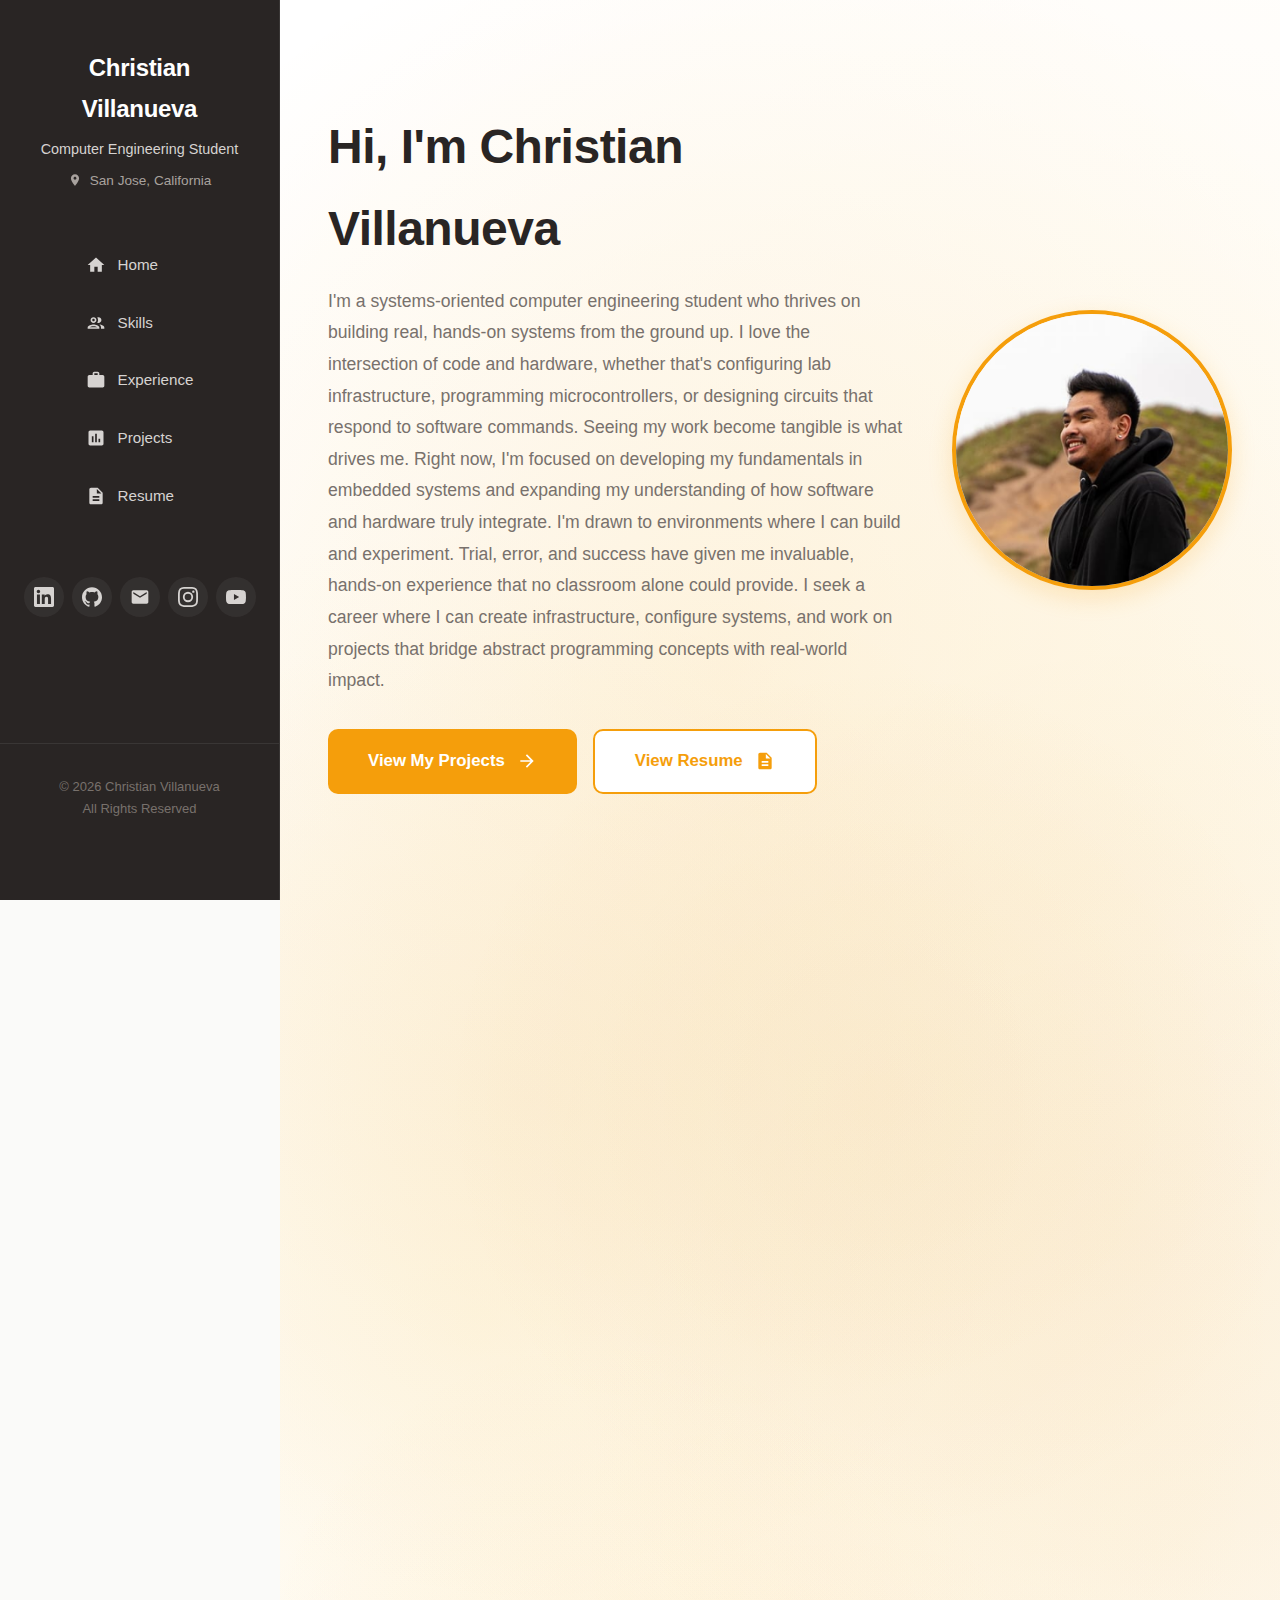
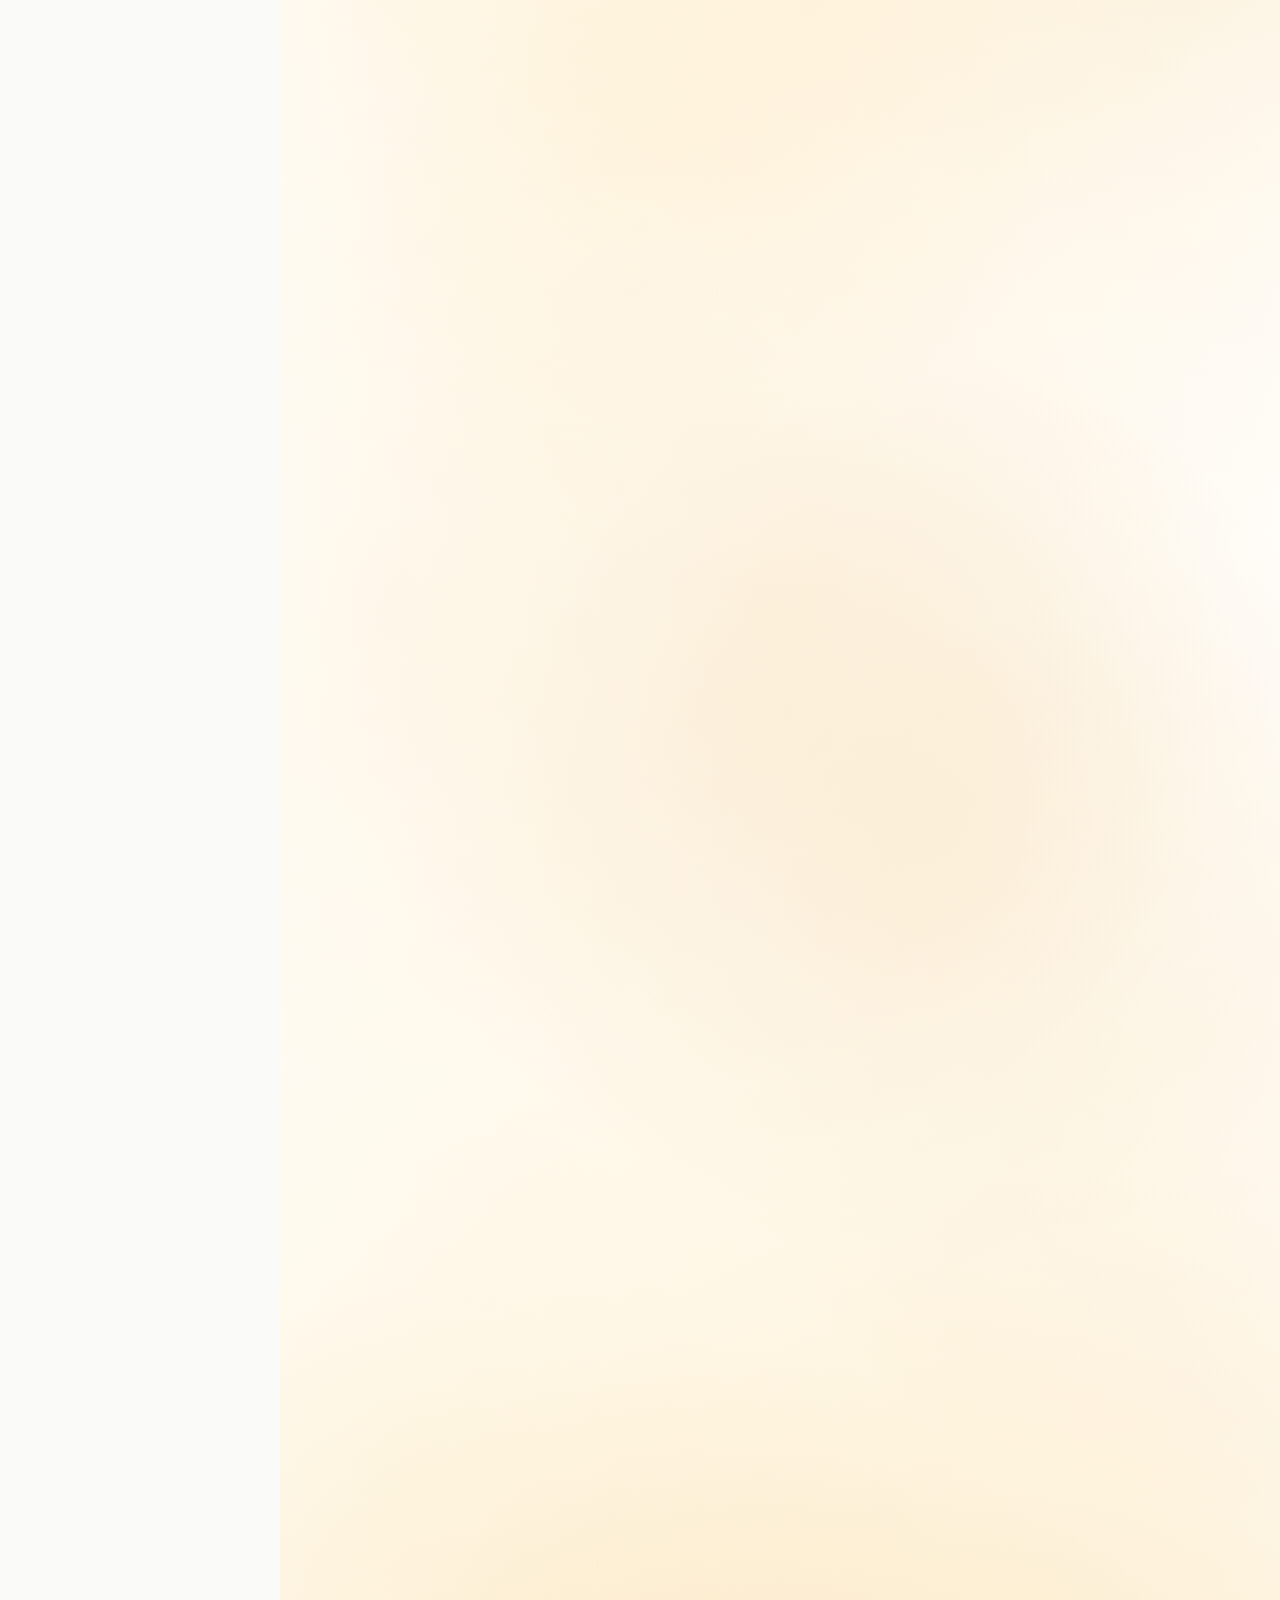
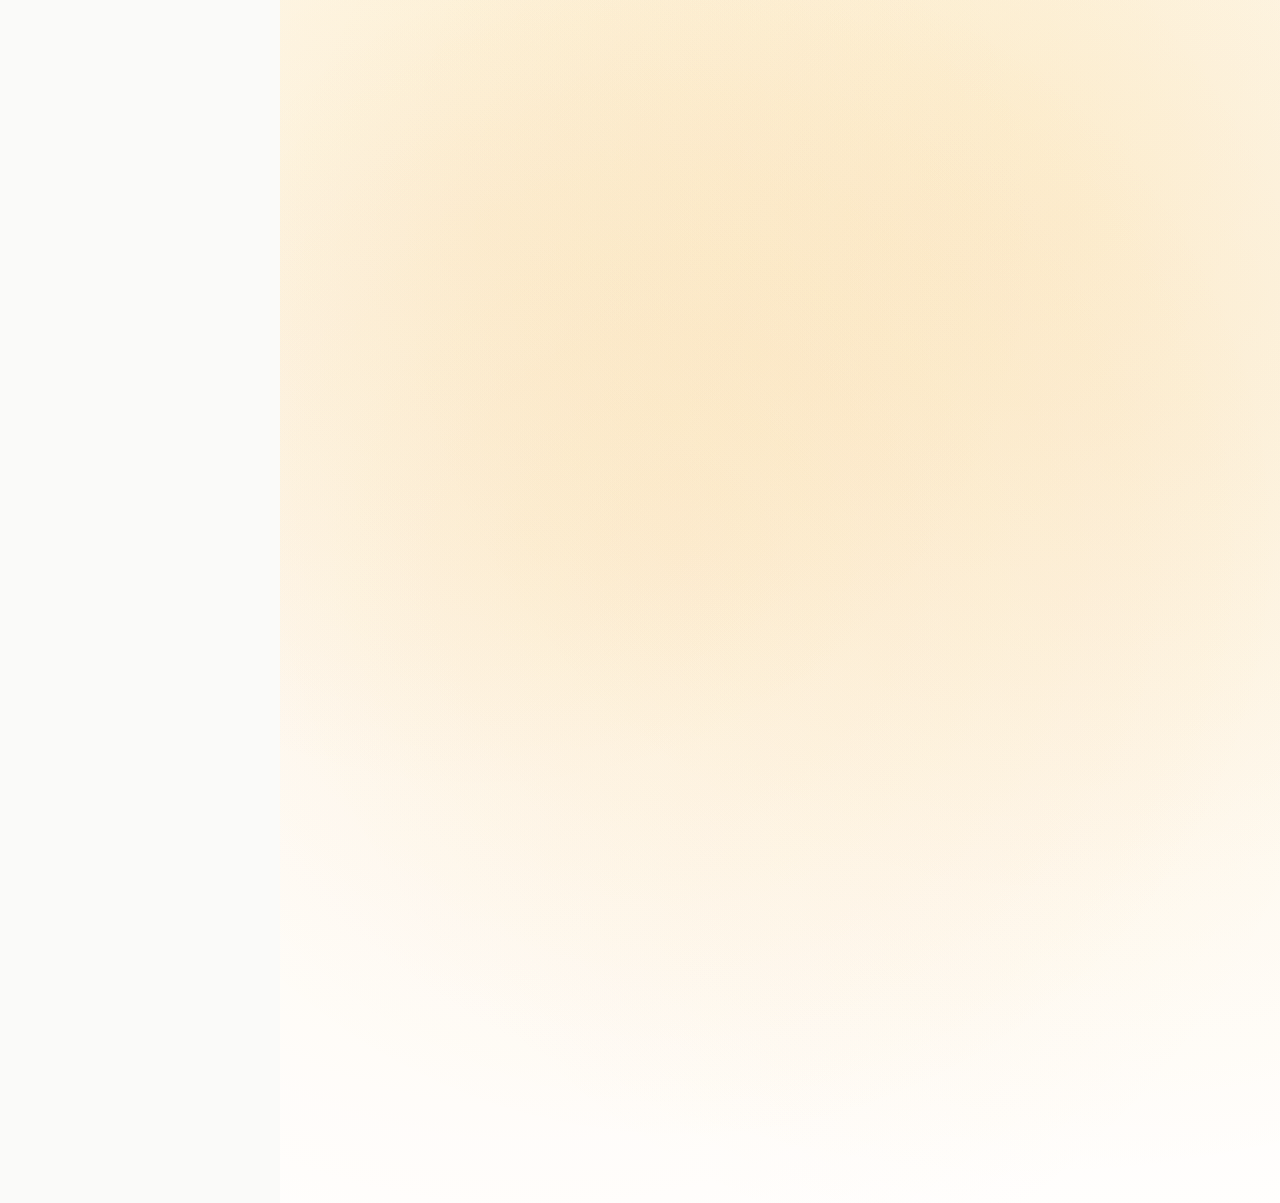
<file: index.html>
<!DOCTYPE html>
<html lang="en">
<head>
  <meta charset="UTF-8">
  <meta name="viewport" content="width=device-width, initial-scale=1.0">
  <title>Christian Villanueva</title>
  <style>
    * {
      margin: 0;
      padding: 0;
      box-sizing: border-box;
    }

    html {
      scroll-behavior: smooth;
    }

    body {
      font-family: 'Inter', -apple-system, BlinkMacSystemFont, 'Segoe UI', sans-serif;
      line-height: 1.7;
      color: #292524;
      background: #fafaf9;
      min-height: 100vh;
      overflow-x: hidden;
    }

    .layout {
      display: flex;
      min-height: 100vh;
      position: relative;
      z-index: 1;
    }

    /* Sidebar */
    .sidebar {
      width: 280px;
      background: #292524;
      color: white;
      padding: 3rem 0;
      position: fixed;
      height: 100vh;
      overflow-y: auto;
      border-right: 1px solid rgba(255, 255, 255, 0.08);
    }

    .sidebar-content {
      display: flex;
      flex-direction: column;
      align-items: center;
      gap: 3rem;
      min-height: 100%;
    }

    .sidebar-footer {
      margin-top: auto;
      padding: 2rem;
      text-align: center;
      color: #78716c;
      font-size: 0.813rem;
      border-top: 1px solid rgba(255, 255, 255, 0.08);
      width: 100%;
    }

    .sidebar-footer p {
      margin: 0;
    }

    .profile-section {
      text-align: center;
      padding: 0 2rem;
    }

    .profile-name {
      font-size: 1.5rem;
      font-weight: 700;
      color: white;
      margin-bottom: 0.5rem;
      letter-spacing: -0.3px;
    }

    .profile-title {
      font-size: 0.9rem;
      color: #d6d3d1;
      line-height: 1.6;
    }

    .profile-location {
      display: flex;
      align-items: center;
      justify-content: center;
      gap: 0.5rem;
      margin-top: 0.5rem;
      color: #a8a29e;
      font-size: 0.85rem;
    }

    .profile-location svg {
      width: 14px;
      height: 14px;
      fill: currentColor;
    }

    /* Navigation */
    .nav-menu {
      list-style: none;
      width: 100%;
      padding: 0 1.5rem;
    }

    .nav-menu li {
      margin-bottom: 0.5rem;
    }

    .nav-menu a {
      display: flex;
      align-items: center;
      gap: 0.75rem;
      padding: 0.75rem 1.25rem;
      color: #d6d3d1;
      text-decoration: none;
      border-radius: 8px;
      transition: all 0.2s ease;
      font-weight: 500;
      font-size: 0.95rem;
    }

    .nav-menu a svg {
      width: 20px;
      height: 20px;
      fill: currentColor;
      flex-shrink: 0;
    }

    .nav-menu a:hover {
      background: rgba(245, 158, 11, 0.1);
      color: #fbbf24;
    }

    .nav-menu a.active {
      background: rgba(245, 158, 11, 0.15);
      color: #fbbf24;
      border-left: 3px solid #f59e0b;
    }

    /* Social Links */
    .social-links {
      display: flex;
      gap: 0.5rem;
      padding: 0 1rem;
      flex-wrap: wrap;
      justify-content: center;
    }

    .social-icon {
      width: 40px;
      height: 40px;
      display: flex;
      align-items: center;
      justify-content: center;
      color: #d6d3d1;
      transition: all 0.2s ease;
      border-radius: 50%;
      text-decoration: none;
      background: rgba(255, 255, 255, 0.05);
    }

    .social-icon:hover {
      color: #fbbf24;
      background: rgba(245, 158, 11, 0.15);
      transform: translateY(-2px);
    }

    .social-icon svg {
      width: 20px;
      height: 20px;
      fill: currentColor;
    }

    /* Main Content Area */
    .main-content {
      flex: 1;
      margin-left: 280px;
      background: #ffffff;
      position: relative;
      overflow: hidden;
      padding: 0;
    }

    .main-content::before {
      content: '';
      position: absolute;
      top: 0;
      left: 0;
      right: 0;
      bottom: 0;
      background-image: 
        radial-gradient(circle at 20% 30%, rgba(251, 191, 36, 0.15) 0%, transparent 25%),
        radial-gradient(circle at 45% 15%, rgba(245, 158, 11, 0.12) 0%, transparent 20%),
        radial-gradient(circle at 25% 25%, rgba(217, 119, 6, 0.08) 0%, transparent 15%),
        radial-gradient(circle at 80% 20%, rgba(251, 191, 36, 0.15) 0%, transparent 30%),
        radial-gradient(circle at 90% 35%, rgba(245, 158, 11, 0.1) 0%, transparent 20%),
        radial-gradient(circle at 85% 28%, rgba(217, 119, 6, 0.08) 0%, transparent 18%),
        radial-gradient(circle at 15% 70%, rgba(251, 191, 36, 0.12) 0%, transparent 28%),
        radial-gradient(circle at 25% 85%, rgba(245, 158, 11, 0.1) 0%, transparent 22%),
        radial-gradient(circle at 20% 78%, rgba(217, 119, 6, 0.07) 0%, transparent 16%),
        radial-gradient(circle at 75% 75%, rgba(251, 191, 36, 0.14) 0%, transparent 32%),
        radial-gradient(circle at 85% 82%, rgba(245, 158, 11, 0.11) 0%, transparent 24%),
        radial-gradient(circle at 78% 78%, rgba(217, 119, 6, 0.08) 0%, transparent 19%),
        radial-gradient(circle at 50% 50%, rgba(251, 191, 36, 0.08) 0%, transparent 35%),
        radial-gradient(circle at 55% 48%, rgba(245, 158, 11, 0.06) 0%, transparent 25%),
        radial-gradient(circle at 48% 52%, rgba(217, 119, 6, 0.05) 0%, transparent 20%);
      pointer-events: none;
      opacity: 0.7;
      transition: opacity 0.3s ease;
    }

    .main-content.viewing-external::before {
      opacity: 0;
    }

    .main-content::after {
      content: '';
      position: absolute;
      top: 0;
      left: 0;
      right: 0;
      bottom: 0;
      background-image: 
        radial-gradient(circle at 35% 40%, rgba(251, 191, 36, 0.08) 0%, transparent 15%),
        radial-gradient(circle at 32% 38%, rgba(245, 158, 11, 0.06) 0%, transparent 12%),
        radial-gradient(circle at 65% 55%, rgba(217, 119, 6, 0.09) 0%, transparent 18%),
        radial-gradient(circle at 68% 52%, rgba(251, 191, 36, 0.07) 0%, transparent 14%),
        radial-gradient(circle at 40% 85%, rgba(245, 158, 11, 0.08) 0%, transparent 16%),
        radial-gradient(circle at 60% 25%, rgba(217, 119, 6, 0.07) 0%, transparent 13%),
        radial-gradient(circle at 10% 50%, rgba(251, 191, 36, 0.1) 0%, transparent 20%),
        radial-gradient(circle at 92% 60%, rgba(245, 158, 11, 0.09) 0%, transparent 17%);
      pointer-events: none;
      opacity: 0.5;
      transition: opacity 0.3s ease;
    }

    .main-content.viewing-external::after {
      opacity: 0;
    }

    .content-section {
      min-height: auto;
      padding: 1.5rem 3rem;
      width: 100%;
      margin: 0 auto;
      display: flex;
      flex-direction: column;
      justify-content: center;
      position: relative;
      z-index: 1;
      opacity: 0;
      transform: translateY(50px);
      transition: opacity 0.8s ease, transform 0.8s ease;
    }

    .content-section#home {
      min-height: 100vh;
      opacity: 1;
      transform: translateY(0);
      padding: 1.5rem 3rem;
    }

    .content-section.visible {
      opacity: 1;
      transform: translateY(0);
    }

    .section-header {
      font-size: 2.5rem;
      font-weight: 700;
      color: #292524;
      margin-bottom: 1rem;
      letter-spacing: -0.5px;
    }

    /* Home Section */
    .home-content {
      display: flex;
      align-items: center;
      gap: 3rem;
    }

    .home-text {
      flex: 1;
    }

    .home-greeting {
      font-size: 3rem;
      font-weight: 700;
      color: #292524;
      margin-bottom: 1rem;
      letter-spacing: -0.5px;
    }

    .home-subtitle {
      font-size: 1.5rem;
      color: #57534e;
      margin-bottom: 2rem;
      font-weight: 400;
    }

    .home-description {
      font-size: 1.1rem;
      color: #78716c;
      line-height: 1.8;
      margin-bottom: 2rem;
    }

    .home-cta {
      padding: 1rem 2.5rem;
      background: #f59e0b;
      color: white;
      text-decoration: none;
      border-radius: 10px;
      font-weight: 600;
      font-size: 1.05rem;
      transition: all 0.3s ease;
      border: none;
      display: inline-flex;
      align-items: center;
      gap: 0.75rem;
      cursor: pointer;
    }

    .home-cta:hover {
      background: #d97706;
      gap: 1rem;
      transform: translateY(-2px);
      box-shadow: 0 4px 12px rgba(245, 158, 11, 0.3);
    }

    .home-cta svg {
      width: 20px;
      height: 20px;
      fill: currentColor;
    }

    .home-cta-buttons {
      display: flex;
      gap: 1rem;
      flex-wrap: wrap;
    }

    .home-cta-secondary {
      background: white;
      color: #f59e0b;
      border: 2px solid #f59e0b;
    }

    .home-cta-secondary:hover {
      background: #f59e0b;
      color: white;
    }

    .profile-pic-home {
      width: 280px;
      height: 280px;
      border-radius: 50%;
      object-fit: cover;
      border: 4px solid #f59e0b;
      box-shadow: 0 8px 24px rgba(245, 158, 11, 0.2);
    }

    /* Projects Section - Split Layout */
    .project-split-container {
      display: grid;
      grid-template-columns: 1fr 1fr;
      gap: 3rem;
      margin-bottom: 4rem;
      min-height: 500px;
      align-items: center;
      color: inherit;
    }

    .project-split-container:last-child {
      margin-bottom: 0;
    }

    .project-split-container.reverse {
      direction: rtl;
    }

    .project-split-container.reverse > * {
      direction: ltr;
    }

    /* Image wrapper - clickable container */
    .project-split-image-wrapper {
      position: relative;
      width: 100%;
      height: 100%;
      min-height: 500px;
      text-decoration: none;
      display: block;
      overflow: hidden;
      border-radius: 12px;
      cursor: pointer;
      background: #292524;
    }

    .project-split-image {
      width: 100%;
      height: 100%;
      min-height: 500px;
      background-size: cover;
      background-position: center;
      border-radius: 12px;
      box-shadow: 0 8px 24px rgba(0, 0, 0, 0.12);
      transition: all 0.5s cubic-bezier(0.4, 0, 0.2, 1);
      position: relative;
      filter: brightness(1);
    }

    /* Add gradient overlay that appears on hover */
    .project-split-image::after {
      content: '';
      position: absolute;
      top: 0;
      left: 0;
      right: 0;
      bottom: 0;
      border-radius: 12px;
      opacity: 0;
      transition: opacity 0.5s cubic-bezier(0.4, 0, 0.2, 1);
      pointer-events: none;
    }

    /* Gradient for left-sliding images: bright on left, gradually darker, then full background on right */
    .project-split-container:not(.reverse) .project-split-image::after {
      background: linear-gradient(to right, 
        rgba(41, 37, 36, 0) 0%, 
        rgba(41, 37, 36, 0.2) 30%, 
        rgba(41, 37, 36, 0.5) 50%,
        rgba(41, 37, 36, 0.75) 70%,
        rgba(41, 37, 36, 0.95) 90%,
        #292524 100%);
    }

    /* Gradient for right-sliding images: bright on right, gradually darker, then full background on left */
    .project-split-container.reverse .project-split-image::after {
      background: linear-gradient(to left, 
        rgba(41, 37, 36, 0) 0%, 
        rgba(41, 37, 36, 0.2) 30%, 
        rgba(41, 37, 36, 0.5) 50%,
        rgba(41, 37, 36, 0.75) 70%,
        rgba(41, 37, 36, 0.95) 90%,
        #292524 100%);
    }

    /* Slide left for first project (image on left) */
    .project-split-container:not(.reverse) .project-split-image-wrapper:hover .project-split-image {
      transform: translateX(-60px);
      filter: brightness(0.85);
    }

    /* Slide right for second project (image on right) */
    .project-split-container.reverse .project-split-image-wrapper:hover .project-split-image {
      transform: translateX(60px);
      filter: brightness(0.85);
    }

    /* Show gradient on hover */
    .project-split-image-wrapper:hover .project-split-image::after {
      opacity: 1;
    }

    .project-split-image-wrapper:hover .project-split-image {
      box-shadow: 0 12px 32px rgba(0, 0, 0, 0.2);
    }

    /* Indicator that appears in revealed space - chevron pointing toward text */
    .project-image-indicator {
      position: absolute;
      top: 50%;
      transform: translateY(-50%);
      color: rgba(245, 158, 11, 0.9);
      font-size: 4rem;
      font-weight: 300;
      opacity: 0;
      transition: opacity 0.5s cubic-bezier(0.4, 0, 0.2, 1);
      pointer-events: none;
    }

    /* Position chevron on the right for left-sliding images, pointing right toward text */
    .project-split-container:not(.reverse) .project-image-indicator {
      right: 15px;
    }

    /* Position chevron on the left for right-sliding images, pointing left toward text */
    .project-split-container.reverse .project-image-indicator {
      left: 15px;
    }

    .project-split-image-wrapper:hover .project-image-indicator {
      opacity: 1;
    }

    /* Chevron drawing animation */
    .project-image-indicator span {
      display: inline-block;
      position: relative;
      animation: none;
    }

    .project-split-image-wrapper:hover .project-image-indicator span {
      animation: drawChevron 1.5s ease-in-out infinite;
    }

    @keyframes drawChevron {
      0%, 100% {
        opacity: 0.3;
        transform: scale(0.8);
      }
      50% {
        opacity: 1;
        transform: scale(1);
      }
    }

    /* Reverse chevron animation for right-side images */
    .project-split-container.reverse .project-split-image-wrapper:hover .project-image-indicator span {
      animation: drawChevron 1.5s ease-in-out infinite;
    }

    .project-split-content {
      display: flex;
      flex-direction: column;
      gap: 1.25rem;
    }

    .project-split-tag {
      display: inline-block;
      padding: 0.4rem 1rem;
      background: linear-gradient(135deg, #f59e0b 0%, #d97706 100%);
      color: white;
      border-radius: 6px;
      font-size: 0.813rem;
      font-weight: 600;
      text-transform: uppercase;
      letter-spacing: 0.5px;
      width: fit-content;
      box-shadow: 0 2px 8px rgba(245, 158, 11, 0.3);
      transition: all 0.3s ease;
    }

    .project-split-title {
      font-size: 2rem;
      font-weight: 700;
      color: #292524;
      margin: 0;
      letter-spacing: -0.5px;
      line-height: 1.2;
      transition: all 0.3s ease;
    }

    .project-split-description {
      font-size: 1.05rem;
      color: #57534e;
      line-height: 1.7;
      margin: 0;
    }

    .project-tech-stack {
      margin-top: 0.5rem;
    }

    .tech-stack-label {
      font-size: 0.9rem;
      font-weight: 600;
      color: #292524;
      margin-bottom: 0.75rem;
    }

    .project-tech-tags {
      display: flex;
      flex-wrap: wrap;
      gap: 0.5rem;
    }

    .tech-tag {
      padding: 0.4rem 0.9rem;
      background: #292524;
      color: #fbbf24;
      border-radius: 6px;
      font-size: 0.813rem;
      font-weight: 500;
      border: 1px solid #44403c;
      transition: all 0.2s ease;
    }

    .project-outcomes {
      margin-top: 0.5rem;
    }

    .outcomes-label {
      font-size: 0.9rem;
      font-weight: 600;
      color: #292524;
      margin-bottom: 0.5rem;
    }

    .outcomes-list {
      margin: 0;
      padding-left: 1.5rem;
      color: #57534e;
      line-height: 1.7;
    }

    .outcomes-list li {
      margin-bottom: 0.5rem;
      font-size: 0.95rem;
    }

    .outcomes-list li:last-child {
      margin-bottom: 0;
    }

    .project-details-link {
      display: inline-flex;
      align-items: center;
      gap: 0.5rem;
      padding: 0.9rem 1.75rem;
      background: #f59e0b;
      color: white;
      text-decoration: none;
      border-radius: 8px;
      font-weight: 600;
      font-size: 0.95rem;
      transition: all 0.3s ease;
      width: fit-content;
      margin-top: 0.5rem;
    }

    .project-details-link:hover {
      background: #d97706;
      gap: 0.75rem;
      transform: translateY(-2px);
      box-shadow: 0 4px 12px rgba(245, 158, 11, 0.4);
    }

    .project-details-link svg {
      width: 18px;
      height: 18px;
      fill: currentColor;
    }

    /* Projects Section */
    .projects-grid {
      display: grid;
      grid-template-columns: repeat(auto-fit, minmax(350px, 1fr));
      gap: 2rem;
      list-style: none;
    }

    .project-card {
      position: relative;
      height: 400px;
      border-radius: 12px;
      overflow: hidden;
      transition: all 0.3s ease;
      cursor: pointer;
      text-decoration: none;
      display: block;
      box-shadow: 0 4px 12px rgba(0, 0, 0, 0.15);
    }

    .project-card:hover {
      transform: translateY(-8px);
      box-shadow: 0 12px 32px rgba(245, 158, 11, 0.3);
    }

    .project-background {
      position: absolute;
      top: 0;
      left: 0;
      width: 100%;
      height: 100%;
      background-size: cover;
      background-position: center;
      transition: all 0.3s ease;
      filter: brightness(0.8);
    }

    .project-card:hover .project-background {
      transform: scale(1.05);
      filter: brightness(0.5);
    }

    .project-overlay {
      position: absolute;
      top: 0;
      left: 0;
      width: 100%;
      height: 100%;
      background: linear-gradient(to bottom, rgba(41, 37, 36, 0.3) 0%, rgba(41, 37, 36, 0.85) 100%);
      display: flex;
      flex-direction: column;
      justify-content: flex-end;
      padding: 2rem;
      color: white;
      transition: background 0.3s ease;
    }

    .project-card:hover .project-overlay {
      background: linear-gradient(to bottom, rgba(41, 37, 36, 0.5) 0%, rgba(41, 37, 36, 0.95) 100%);
    }

    .project-card-content {
      position: relative;
      z-index: 2;
      display: flex;
      flex-direction: column;
      gap: 1rem;
    }

    .project-tag {
      display: inline-block;
      padding: 0.25rem 0.75rem;
      background: rgba(245, 158, 11, 0.2);
      color: #fde68a;
      border-radius: 6px;
      font-size: 0.813rem;
      font-weight: 600;
      text-transform: uppercase;
      letter-spacing: 0.3px;
      margin-bottom: 0;
      border: 1px solid rgba(245, 158, 11, 0.3);
      width: fit-content;
      transition: all 0.3s ease;
    }

    .project-card:hover .project-tag {
      background: rgba(245, 158, 11, 0.3);
      border-color: rgba(245, 158, 11, 0.5);
      transform: translateY(-2px);
    }

    .project-title {
      font-size: 1.6rem;
      font-weight: 700;
      color: white;
      margin-bottom: 0;
      letter-spacing: -0.3px;
      line-height: 1.3;
      transition: all 0.3s ease;
    }

    .project-card:hover .project-title {
      color: #fbbf24;
      transform: translateX(4px);
    }

    .project-description {
      color: #e7e5e4;
      line-height: 1.6;
      font-size: 0.95rem;
      margin-bottom: 0;
      transition: all 0.3s ease;
    }

    .project-card:hover .project-description {
      color: #ffffff;
    }

    .project-explore-text {
      display: flex;
      align-items: center;
      gap: 0.5rem;
      color: #fbbf24;
      font-weight: 600;
      font-size: 0.95rem;
      margin-top: 0.5rem;
      opacity: 0;
      transform: translateY(10px);
      transition: all 0.3s ease;
    }

    .project-card:hover .project-explore-text {
      opacity: 1;
      transform: translateY(0);
    }

    .project-explore-text svg {
      width: 20px;
      height: 20px;
      fill: currentColor;
      transition: transform 0.3s ease;
    }

    .project-card:hover .project-explore-text svg {
      transform: translateX(4px);
    }

    /* HORIZONTAL TIMELINE STYLES - SIMPLIFIED APPROACH */
    #experience {
      padding: 1.5rem 3rem;
      min-height: 120vh;
    }

    .timeline-container {
      position: relative;
      padding: 8rem 0 2rem;
      max-width: 1600px;
      margin: 0 auto;
    }

    /* Timeline wrapper holds the line and dots */
    .timeline-line-wrapper {
      position: absolute;
      top: 124px;
      left: 0;
      right: 0;
      height: 3px;
      display: flex;
      align-items: center;
      justify-content: space-between;
      padding: 0 2rem;
      z-index: 1;
    }

    /* Visible timeline line */
    .timeline-line {
      position: absolute;
      top: 0;
      left: 0;
      right: 0;
      height: 3px;
      background: #e7e5e4;
      z-index: 0;
    }

    /* Diamond-shaped endpoints */
    .timeline-endpoint {
      position: absolute;
      top: 50%;
      width: 14px;
      height: 14px;
      background: #e7e5e4;
      transform: translateY(-50%) rotate(45deg);
      z-index: 10;
      box-shadow: 0 0 0 3px rgba(231, 229, 228, 0.3);
    }

    .timeline-endpoint.start {
      left: 0;
    }

    .timeline-endpoint.end {
      right: 0;
    }

    /* Individual line segments that animate in */
    .timeline-segment {
      position: absolute;
      top: 0;
      height: 3px;
      background: linear-gradient(90deg, #f59e0b 0%, #d97706 100%);
      z-index: 5;
      width: 0;
      transition: width 0.8s cubic-bezier(0.4, 0, 0.2, 1);
    }

    .timeline-items-wrapper {
      position: relative;
      display: flex;
      justify-content: center;
      gap: 2rem;
      padding: 2rem 0;
      max-width: 100%;
      z-index: 10;
    }

    .timeline-item {
      position: relative;
      opacity: 0;
      width: 320px;
      flex-shrink: 0;
      transition: opacity 0.8s ease, transform 0.8s ease;
      transform: translateY(0px);
    }

    .timeline-item.visible {
      opacity: 1;
      transform: translateY(0);
    }

    /* Timeline dot - positioned to sit exactly centered on the timeline line */
    .timeline-dot {
      position: absolute;
      top: -47.5px;
      left: 50%;
      width: 24px;
      height: 24px;
      background: #f59e0b;
      border: 4px solid white;
      border-radius: 50%;
      box-shadow: 0 0 0 4px rgba(245, 158, 11, 0.2);
      z-index: 100;
      transform: translateX(-50%);
      transition: all 0.3s ease;
    }

    /* Remove default pulse animation - only on hover */
    .timeline-item:hover .timeline-dot {
      animation: pulse 2s infinite;
    }

    @keyframes pulse {
      0%, 100% {
        box-shadow: 0 0 0 4px rgba(245, 158, 11, 0.2);
      }
      50% {
        box-shadow: 0 0 0 10px rgba(245, 158, 11, 0.1);
      }
    }

    /* Date badge positioned above the dot - HORIZONTAL */
    .timeline-date-badge {
      position: absolute;
      top: -110px;
      left: 50%;
      background: linear-gradient(135deg, #f59e0b 0%, #d97706 100%);
      color: white;
      padding: 0.5rem 1rem;
      border-radius: 8px;
      font-size: 0.813rem;
      font-weight: 600;
      white-space: nowrap;
      box-shadow: 0 2px 8px rgba(245, 158, 11, 0.3);
      z-index: 11;
      transform: translateX(-50%);
      letter-spacing: 0.3px;
    }

    /* Content cards - UNIFORM SIZE with increased width and height */
    .timeline-content {
      background: white;
      border: 1px solid #e7e5e4;
      border-radius: 12px;
      box-shadow: 0 2px 8px rgba(0, 0, 0, 0.05);
      transition: all 0.3s ease;
      position: relative;
      overflow: hidden;
      display: flex;
      flex-direction: column;
      height: 550px;
      cursor: pointer;
      width: 100%;
    }

    .timeline-content:hover {
      border-color: #f59e0b;
      box-shadow: 0 8px 24px rgba(245, 158, 11, 0.2);
      transform: translateY(-4px);
    }

    .timeline-image {
      width: 100%;
      height: 180px;
      background-size: cover;
      background-position: center;
      border-radius: 12px 12px 0 0;
      margin: 0;
      flex-shrink: 0;
    }

    .timeline-text-content {
      padding: 1.5rem;
      flex: 1;
      display: flex;
      flex-direction: column;
    }

    /* Individual background images for each experience */
    /* Index 0: Mission College (oldest - left) */
    .timeline-item[data-index="0"] .timeline-image {
      background-image: url('./assets/photos/Experience/Mission-College-Gilmore.jpg');
    }

    /* Index 1: West Valley Mission */
    .timeline-item[data-index="1"] .timeline-image {
      background-image: url('./assets/photos/Experience/IDF.webp');
    }

    /* Index 2: SJSU */
    .timeline-item[data-index="2"] .timeline-image {
      background-image: url('./assets/photos/Experience/SJSU-Tower-Hall.jpg');
    }

    /* Index 3: QxQ (most recent - right) */
    .timeline-item[data-index="3"] .timeline-image {
      background-image: url('./assets/photos/Experience/Test-Engineering.png');
    }

    .experience-title {
      font-size: 1.3rem;
      font-weight: 700;
      color: #292524;
      margin-bottom: 0.5rem;
      letter-spacing: -0.3px;
    }

    .experience-company {
      font-size: 1rem;
      color: #f59e0b;
      font-weight: 600;
      margin-bottom: 0.5rem;
    }

    .experience-date {
      display: none;
    }

    .experience-description {
      color: #57534e;
      line-height: 1.7;
      margin-bottom: 1rem;
      font-size: 0.95rem;
    }

    .experience-skills {
      display: flex;
      flex-wrap: wrap;
      gap: 0.5rem;
      margin-top: auto;
    }

    .skill-tag {
      padding: 0.3rem 0.75rem;
      background: rgba(245, 158, 11, 0.1);
      color: #d97706;
      border-radius: 6px;
      font-size: 0.813rem;
      font-weight: 500;
    }

    /* Skills Section Styles */
    #skills {
      padding: 1.5rem 0 2rem;
      position: relative;
      width: 100%;
    }

    #skills > * {
      position: relative;
      z-index: 1;
      width: 100%;
      padding-left: 3rem;
      padding-right: 3rem;
    }

    .skills-grid {
      display: grid;
      grid-template-columns: 1fr;
      gap: 1.5rem;
      margin: 1rem 0;
    }

    .skill-category {
      opacity: 0;
      transform: translateY(20px);
      animation: fadeInUp 0.6s ease forwards;
    }

    .skill-category:nth-child(1) { animation-delay: 0.1s; }
    .skill-category:nth-child(2) { animation-delay: 0.2s; }
    .skill-category:nth-child(3) { animation-delay: 0.3s; }
    .skill-category:nth-child(4) { animation-delay: 0.4s; }

    .skill-category-title {
      font-size: 1.1rem;
      font-weight: 700;
      color: #292524;
      margin-bottom: 0.75rem;
      padding-bottom: 0.35rem;
      border-bottom: 2px solid #fde68a;
      position: relative;
    }

    .skill-category-title::after {
      content: '';
      position: absolute;
      bottom: -2px;
      left: 0;
      width: 60px;
      height: 2px;
      background: #f59e0b;
    }

    .skill-tags-grid {
      display: grid;
      grid-template-columns: repeat(auto-fit, minmax(220px, 1fr));
      gap: 0.85rem;
    }

    .skill-tag-bar {
      padding: 0.75rem 1rem;
      background: #292524;
      border-radius: 8px;
      border: 1px solid #44403c;
      transition: all 0.3s ease;
      opacity: 0;
      transform: translateY(10px);
      animation: slideInUp 0.5s ease forwards;
    }

    .skill-tag-bar:hover {
      border-color: #f59e0b;
      box-shadow: 0 8px 24px rgba(245, 158, 11, 0.3);
      transform: translateY(-4px);
    }

    .skill-tag-bar.animated .progress-bar-fill {
      width: var(--skill-level, 85%);
    }

    .card-header {
      display: flex;
      justify-content: center;
      align-items: center;
      margin-bottom: 0.5rem;
    }

    .skill-name {
      font-size: 0.85rem;
      font-weight: 700;
      color: white;
      text-align: center;
    }

    .progress-bar-container {
      width: 100%;
      height: 4px;
      background: #44403c;
      border-radius: 10px;
      overflow: hidden;
    }

    .progress-bar-fill {
      height: 100%;
      background: linear-gradient(90deg, #f59e0b 0%, #fbbf24 100%);
      border-radius: 10px;
      width: 0;
      transition: width 1s cubic-bezier(0.4, 0, 0.2, 1);
      box-shadow: 0 0 10px rgba(245, 158, 11, 0.5);
    }

    @keyframes slideInUp {
      to {
        opacity: 1;
        transform: translateY(0);
      }
    }

    @keyframes fadeInUp {
      to {
        opacity: 1;
        transform: translateY(0);
      }
    }

    /* Stagger animation for skill tags */
    .skill-category:nth-child(1) .skill-tag-bar:nth-child(1) { animation-delay: 0.2s; }
    .skill-category:nth-child(1) .skill-tag-bar:nth-child(2) { animation-delay: 0.25s; }
    .skill-category:nth-child(1) .skill-tag-bar:nth-child(3) { animation-delay: 0.3s; }
    .skill-category:nth-child(1) .skill-tag-bar:nth-child(4) { animation-delay: 0.35s; }
    .skill-category:nth-child(1) .skill-tag-bar:nth-child(5) { animation-delay: 0.4s; }

    .skill-category:nth-child(2) .skill-tag-bar:nth-child(1) { animation-delay: 0.3s; }
    .skill-category:nth-child(2) .skill-tag-bar:nth-child(2) { animation-delay: 0.35s; }
    .skill-category:nth-child(2) .skill-tag-bar:nth-child(3) { animation-delay: 0.4s; }
    .skill-category:nth-child(2) .skill-tag-bar:nth-child(4) { animation-delay: 0.45s; }
    .skill-category:nth-child(2) .skill-tag-bar:nth-child(5) { animation-delay: 0.5s; }

    .skill-category:nth-child(3) .skill-tag-bar:nth-child(1) { animation-delay: 0.4s; }
    .skill-category:nth-child(3) .skill-tag-bar:nth-child(2) { animation-delay: 0.45s; }
    .skill-category:nth-child(3) .skill-tag-bar:nth-child(3) { animation-delay: 0.5s; }
    .skill-category:nth-child(3) .skill-tag-bar:nth-child(4) { animation-delay: 0.55s; }
    .skill-category:nth-child(3) .skill-tag-bar:nth-child(5) { animation-delay: 0.6s; }
    .skill-category:nth-child(3) .skill-tag-bar:nth-child(6) { animation-delay: 0.65s; }
    .skill-category:nth-child(3) .skill-tag-bar:nth-child(7) { animation-delay: 0.7s; }

    .skill-category:nth-child(4) .skill-tag-bar:nth-child(1) { animation-delay: 0.5s; }
    .skill-category:nth-child(4) .skill-tag-bar:nth-child(2) { animation-delay: 0.55s; }
    .skill-category:nth-child(4) .skill-tag-bar:nth-child(3) { animation-delay: 0.6s; }
    .skill-category:nth-child(4) .skill-tag-bar:nth-child(4) { animation-delay: 0.65s; }
    .skill-category:nth-child(4) .skill-tag-bar:nth-child(5) { animation-delay: 0.7s; }

    .skill-category.animate-on-scroll {
      opacity: 0;
      transform: translateY(30px);
    }

    .skill-category.animate-on-scroll.visible {
      animation: fadeInUp 0.6s ease forwards;
    }

    /* Mobile Menu Toggle */
    .mobile-menu-toggle {
      display: none;
      position: fixed;
      top: 1rem;
      left: 1rem;
      z-index: 1000;
      background: #292524;
      color: white;
      border: none;
      width: 48px;
      height: 48px;
      border-radius: 8px;
      font-size: 1.5rem;
      cursor: pointer;
      box-shadow: 0 2px 8px rgba(0, 0, 0, 0.2);
    }

    /* Content replacement styles */
    .portfolio-sections {
      display: block;
    }

    .portfolio-sections.hidden {
      display: none;
    }

    .external-content-container {
      display: none;
      width: 100%;
      min-height: 100vh;
      margin: 0;
      padding: 0;
    }

    .external-content-container.active {
      display: block;
    }

    .external-content-frame {
      width: 100%;
      height: 100vh;
      border: none;
      margin: 0;
      padding: 0;
      display: block;
    }

    .back-button {
      position: fixed;
      top: 1rem;
      left: calc(280px + 1rem);
      z-index: 100;
      padding: 0.75rem 1.5rem;
      background: #f59e0b;
      color: white;
      border: none;
      border-radius: 8px;
      font-weight: 600;
      font-size: 0.95rem;
      cursor: pointer;
      transition: all 0.2s ease;
      display: none;
      align-items: center;
      gap: 0.5rem;
      box-shadow: 0 2px 8px rgba(245, 158, 11, 0.3);
    }

    .back-button.active {
      display: flex;
    }

    .back-button:hover {
      background: #d97706;
      transform: translateY(-2px);
      box-shadow: 0 4px 12px rgba(245, 158, 11, 0.4);
    }

    .back-button svg {
      width: 20px;
      height: 20px;
      fill: currentColor;
    }

    /* Download Resume Button - appears in top right when viewing resume */
    .download-resume-btn {
      position: fixed;
      top: 1rem;
      right: 1rem;
      z-index: 100;
      padding: 0.75rem 1.5rem;
      background: #10b981;
      color: white;
      border: none;
      border-radius: 8px;
      font-weight: 600;
      font-size: 0.95rem;
      cursor: pointer;
      transition: all 0.2s ease;
      display: none;
      align-items: center;
      gap: 0.5rem;
      box-shadow: 0 2px 8px rgba(16, 185, 129, 0.3);
      text-decoration: none;
    }

    .download-resume-btn.active {
      display: flex;
    }

    .download-resume-btn:hover {
      background: #059669;
      transform: translateY(-2px);
      box-shadow: 0 4px 12px rgba(16, 185, 129, 0.4);
    }

    .download-resume-btn svg {
      width: 20px;
      height: 20px;
      fill: currentColor;
    }

    /* Mobile Styles */
    @media (max-width: 768px) {
      .sidebar {
        transform: translateX(-100%);
        transition: transform 0.3s ease;
        z-index: 999;
      }

      .sidebar.active {
        transform: translateX(0);
      }

      .main-content {
        margin-left: 0;
      }

      .mobile-menu-toggle {
        display: block;
      }

      .content-section {
        padding: 2rem 1.5rem;
      }

      .content-section#home {
        padding-top: 5rem;
      }

      .section-header {
        font-size: 2rem;
      }

      .home-content {
        flex-direction: column-reverse;
        text-align: center;
      }

      .profile-pic-home {
        width: 200px;
        height: 200px;
      }

      .home-greeting {
        font-size: 2rem;
      }

      .home-subtitle {
        font-size: 1.2rem;
      }

      /* Mobile timeline - vertical layout */
      #experience {
        padding: 2rem 1.5rem;
        min-height: auto;
      }

      .timeline-container {
        padding: 2rem 0;
        max-width: 100%;
      }

      .timeline-line-wrapper {
        display: none;
      }

      .timeline-items-wrapper {
        flex-direction: column;
        align-items: stretch;
        gap: 4rem;
        padding-left: 70px;
      }

      .timeline-item {
        width: 100%;
        transform: translateY(50px);
      }

      .timeline-item.visible {
        transform: translateY(0);
      }

      .timeline-dot {
        left: -58px;
        top: 100px;
        transform: none;
      }

      .timeline-date-badge {
        position: relative;
        left: 0;
        top: auto;
        margin: 0 0 1rem 0;
        transform: none;
        display: inline-block;
      }

      .timeline-content {
        max-width: 100%;
        height: auto;
        min-height: 350px;
      }

      .timeline-image {
        height: 160px;
      }

      /* Mobile vertical timeline line */
      #experience::before {
        content: '';
        position: absolute;
        left: 42px;
        top: 0;
        bottom: 0;
        width: 3px;
        background: #e7e5e4;
      }

      .back-button {
        left: 1rem;
        top: 4.5rem;
      }

      .download-resume-btn {
        top: 4.5rem;
        right: 1rem;
      }

      /* Mobile projects layout */
      .project-split-container {
        grid-template-columns: 1fr;
        gap: 2rem;
        margin-bottom: 3rem;
        min-height: auto;
      }

      .project-split-container.reverse {
        direction: ltr;
      }

      .project-split-image-wrapper {
        min-height: 250px;
        order: -1;
      }

      .project-split-image {
        min-height: 250px;
      }

      .project-split-content {
        gap: 1rem;
      }

      .project-split-title {
        font-size: 1.5rem;
      }

      .project-split-description {
        font-size: 1rem;
      }

      /* Disable slide effect on mobile - just show indicator on tap/hover */
      .project-split-container:not(.reverse) .project-split-image-wrapper:hover .project-split-image,
      .project-split-container.reverse .project-split-image-wrapper:hover .project-split-image {
        transform: none;
      }

      .project-image-indicator {
        font-size: 2rem;
      }
    }

    @media (min-width: 860px) {
      .skills-grid {
        grid-template-columns: 1fr 1fr;
      }
    }

    ::selection {
      background: #fbbf24;
      color: #292524;
    }
  </style>
</head>
<body>
  <button class="mobile-menu-toggle" onclick="toggleSidebar()">☰</button>
  
  <!-- Back Button -->
  <button class="back-button" id="backButton" onclick="goBackToPortfolio()">
    <svg viewBox="0 0 24 24" xmlns="http://www.w3.org/2000/svg">
      <path d="M20 11H7.83l5.59-5.59L12 4l-8 8 8 8 1.41-1.41L7.83 13H20v-2z"/>
    </svg>
    Back to Portfolio
  </button>

  <!-- Download Resume Button -->
  <a href="./assets/Resume.pdf" download="Christian_Villanueva_Resume.pdf" class="download-resume-btn" id="downloadResumeBtn">
    <svg viewBox="0 0 24 24" xmlns="http://www.w3.org/2000/svg">
      <path d="M19 9h-4V3H9v6H5l7 7 7-7zM5 18v2h14v-2H5z"/>
    </svg>
    Download PDF
  </a>

  <div class="layout">
    <!-- Sidebar -->
    <aside class="sidebar" id="sidebar">
      <div class="sidebar-content">
        <div class="profile-section">
          <h1 class="profile-name">Christian Villanueva</h1>
          <p class="profile-title">Computer Engineering Student</p>
          <div class="profile-location">
            <svg viewBox="0 0 24 24" xmlns="http://www.w3.org/2000/svg">
              <path d="M12 2C8.13 2 5 5.13 5 9c0 5.25 7 13 7 13s7-7.75 7-13c0-3.87-3.13-7-7-7zm0 9.5c-1.38 0-2.5-1.12-2.5-2.5s1.12-2.5 2.5-2.5 2.5 1.12 2.5 2.5-1.12 2.5-2.5 2.5z"/>
            </svg>
            San Jose, California
          </div>
        </div>

        <nav>
          <ul class="nav-menu">
            <li>
              <a href="#home" class="nav-link">
                <svg viewBox="0 0 24 24" xmlns="http://www.w3.org/2000/svg">
                  <path d="M10 20v-6h4v6h5v-8h3L12 3 2 12h3v8z"/>
                </svg>
                Home
              </a>
            </li>
            <li>
              <a href="#skills" class="nav-link">
                <svg viewBox="0 0 24 24" xmlns="http://www.w3.org/2000/svg">
                  <path d="M9 13.75c-2.34 0-7 1.17-7 3.5V19h14v-1.75c0-2.33-4.66-3.5-7-3.5zM4.34 17c.84-.58 2.87-1.25 4.66-1.25s3.82.67 4.66 1.25H4.34zM9 12c1.93 0 3.5-1.57 3.5-3.5S10.93 5 9 5 5.5 6.57 5.5 8.5 7.07 12 9 12zm0-5c.83 0 1.5.67 1.5 1.5S9.83 10 9 10s-1.5-.67-1.5-1.5S8.17 7 9 7zm7.04 6.81c1.16.84 1.96 1.96 1.96 3.44V19h4v-1.75c0-2.02-3.5-3.17-5.96-3.44zM15 12c1.93 0 3.5-1.57 3.5-3.5S16.93 5 15 5c-.54 0-1.04.13-1.5.35.63.89 1 1.98 1 3.15s-.37 2.26-1 3.15c.46.22.96.35 1.5.35z"/>
                </svg>
                Skills
              </a>
            </li>
            <li>
              <a href="#experience" class="nav-link">
                <svg viewBox="0 0 24 24" xmlns="http://www.w3.org/2000/svg">
                  <path d="M20 6h-4V4c0-1.11-.89-2-2-2h-4c-1.11 0-2 .89-2 2v2H4c-1.11 0-1.99.89-1.99 2L2 19c0 1.11.89 2 2 2h16c1.11 0 2-.89 2-2V8c0-1.11-.89-2-2-2zm-6 0h-4V4h4v2z"/>
                </svg>
                Experience
              </a>
            </li>
            <li>
              <a href="#projects" class="nav-link">
                <svg viewBox="0 0 24 24" xmlns="http://www.w3.org/2000/svg">
                  <path d="M19 3H5c-1.1 0-2 .9-2 2v14c0 1.1.9 2 2 2h14c1.1 0 2-.9 2-2V5c0-1.1-.9-2-2-2zM9 17H7v-7h2v7zm4 0h-2V7h2v10zm4 0h-2v-4h2v4z"/>
                </svg>
                Projects
              </a>
            </li>
            <li>
              <a href="#" class="nav-link" onclick="loadExternalContent('resume.html'); return false;">
                <svg viewBox="0 0 24 24" xmlns="http://www.w3.org/2000/svg">
                  <path d="M14 2H6c-1.1 0-1.99.9-1.99 2L4 20c0 1.1.89 2 1.99 2H18c1.1 0 2-.9 2-2V8l-6-6zm2 16H8v-2h8v2zm0-4H8v-2h8v2zm-3-5V3.5L18.5 9H13z"/>
                </svg>
                Resume
              </a>
            </li>
          </ul>
        </nav>

        <div class="social-links">
          <a href="https://www.linkedin.com/in/itiancv/" target="_blank" class="social-icon" title="LinkedIn">
            <svg viewBox="0 0 24 24" xmlns="http://www.w3.org/2000/svg">
              <path d="M20.447 20.452h-3.554v-5.569c0-1.328-.027-3.037-1.852-3.037-1.853 0-2.136 1.445-2.136 2.939v5.667H9.351V9h3.414v1.561h.046c.477-.9 1.637-1.85 3.37-1.85 3.601 0 4.267 2.37 4.267 5.455v6.286zM5.337 7.433c-1.144 0-2.063-.926-2.063-2.065 0-1.138.92-2.063 2.063-2.063 1.14 0 2.064.925 2.064 2.063 0 1.139-.925 2.065-2.064 2.065zm1.782 13.019H3.555V9h3.564v11.452zM22.225 0H1.771C.792 0 0 .774 0 1.729v20.542C0 23.227.792 24 1.771 24h20.451C23.2 24 24 23.227 24 22.271V1.729C24 .774 23.2 0 22.222 0h.003z"/>
            </svg>
          </a>
          <a href="https://github.com/Chris4lyfie" target="_blank" class="social-icon" title="GitHub">
            <svg viewBox="0 0 24 24" xmlns="http://www.w3.org/2000/svg">
              <path d="M12 .297c-6.63 0-12 5.373-12 12 0 5.303 3.438 9.8 8.205 11.385.6.113.82-.258.82-.577 0-.285-.01-1.04-.015-2.04-3.338.724-4.042-1.61-4.042-1.61C4.422 18.07 3.633 17.7 3.633 17.7c-1.087-.744.084-.729.084-.729 1.205.084 1.838 1.236 1.838 1.236 1.07 1.835 2.809 1.305 3.495.998.108-.776.417-1.305.76-1.605-2.665-.3-5.466-1.332-5.466-5.93 0-1.31.465-2.38 1.235-3.22-.135-.303-.54-1.523.105-3.176 0 0 1.005-.322 3.3 1.23.96-.267 1.98-.399 3-.405 1.02.006 2.04.138 3 .405 2.28-1.552 3.285-1.23 3.285-1.23.645 1.653.24 2.873.12 3.176.765.84 1.23 1.91 1.23 3.22 0 4.61-2.805 5.625-5.475 5.92.42.36.81 1.096.81 2.22 0 1.606-.015 2.896-.015 3.286 0 .315.21.69.825.57C20.565 22.092 24 17.592 24 12.297c0-6.627-5.373-12-12-12"/>
            </svg>
          </a>
          <a href="mailto:cvilla21@yahoo.com" class="social-icon" title="Email">
            <svg viewBox="0 0 24 24" xmlns="http://www.w3.org/2000/svg">
              <path d="M20 4H4c-1.1 0-1.99.9-1.99 2L2 18c0 1.1.9 2 2 2h16c1.1 0 2-.9 2-2V6c0-1.1-.9-2-2-2zm0 4l-8 5-8-5V6l8 5 8-5v2z"/>
            </svg>
          </a>
          <a href="https://www.instagram.com/itiancv/?hl=en" target="_blank" class="social-icon" title="Instagram">
            <svg viewBox="0 0 24 24" xmlns="http://www.w3.org/2000/svg">
              <path d="M12 2.163c3.204 0 3.584.012 4.85.07 3.252.148 4.771 1.691 4.919 4.919.058 1.265.069 1.645.069 4.849 0 3.205-.012 3.584-.069 4.849-.149 3.225-1.664 4.771-4.919 4.919-1.266.058-1.644.07-4.85.07-3.204 0-3.584-.012-4.849-.07-3.26-.149-4.771-1.699-4.919-4.92-.058-1.265-.07-1.644-.07-4.849 0-3.204.013-3.583.07-4.849.149-3.227 1.664-4.771 4.919-4.919 1.266-.057 1.645-.069 4.849-.069zM12 0C8.741 0 8.333.014 7.053.072 2.695.272.273 2.69.073 7.052.014 8.333 0 8.741 0 12c0 3.259.014 3.668.072 4.948.2 4.358 2.618 6.78 6.98 6.98C8.333 23.986 8.741 24 12 24c3.259 0 3.668-.014 4.948-.072 4.354-.2 6.782-2.618 6.979-6.98.059-1.28.073-1.689.073-4.948 0-3.259-.014-3.667-.072-4.947-.196-4.354-2.617-6.78-6.979-6.98C15.668.014 15.259 0 12 0zm0 5.838a6.162 6.162 0 100 12.324 6.162 6.162 0 000-12.324zM12 16a4 4 0 110-8 4 4 0 010 8zm6.406-11.845a1.44 1.44 0 100 2.881 1.44 1.44 0 000-2.881z"/>
            </svg>
          </a>
          <a href="https://www.youtube.com/chris4lyfie" target="_blank" class="social-icon" title="YouTube">
            <svg viewBox="0 0 24 24" xmlns="http://www.w3.org/2000/svg">
              <path d="M23.498 6.186a3.016 3.016 0 0 0-2.122-2.136C19.505 3.545 12 3.545 12 3.545s-7.505 0-9.377.505A3.017 3.017 0 0 0 .502 6.186C0 8.07 0 12 0 12s0 3.93.502 5.814a3.016 3.016 0 0 0 2.122 2.136c1.871.505 9.376.505 9.376.505s7.505 0 9.377-.505a3.015 3.015 0 0 0 2.122-2.136C24 15.93 24 12 24 12s0-3.93-.502-5.814zM9.545 15.568V8.432L15.818 12l-6.273 3.568z"/>
            </svg>
          </a>
        </div>

        <div class="sidebar-footer">
          <p>&copy; 2026 Christian Villanueva</p>
          <p>All Rights Reserved</p>
        </div>
      </div>
    </aside>

    <!-- Main Content -->
    <main class="main-content">
      <!-- Portfolio Sections Container -->
      <div class="portfolio-sections" id="portfolioSections">
        <!-- Home Section -->
        <section id="home" class="content-section">
        <div class="home-content">
          <div class="home-text">
            <h2 class="home-greeting">Hi, I'm Christian Villanueva</h2>
            <p class="home-description">
              I'm a systems-oriented computer engineering student who thrives on building real, hands-on systems from the ground up. I love the intersection of code and hardware, whether that's configuring lab infrastructure, programming microcontrollers, or designing circuits that respond to software commands. Seeing my work become tangible is what drives me.

Right now, I'm focused on developing my fundamentals in embedded systems and expanding my understanding of how software and hardware truly integrate. I'm drawn to environments where I can build and experiment. Trial, error, and success have given me invaluable, hands-on experience that no classroom alone could provide.

I seek a career where I can create infrastructure, configure systems, and work on projects that bridge abstract programming concepts with real-world impact.
            </p>
            <div class="home-cta-buttons">
              <a href="#projects" class="home-cta">
                View My Projects
                <svg viewBox="0 0 24 24" xmlns="http://www.w3.org/2000/svg">
                  <path d="M12 4l-1.41 1.41L16.17 11H4v2h12.17l-5.58 5.59L12 20l8-8z"/>
                </svg>
              </a>
              <a href="#" class="home-cta home-cta-secondary" onclick="loadExternalContent('resume.html'); return false;">
                View Resume
                <svg viewBox="0 0 24 24" xmlns="http://www.w3.org/2000/svg">
                  <path d="M14 2H6c-1.1 0-1.99.9-1.99 2L4 20c0 1.1.89 2 1.99 2H18c1.1 0 2-.9 2-2V8l-6-6zm2 16H8v-2h8v2zm0-4H8v-2h8v2zm-3-5V3.5L18.5 9H13z"/>
                </svg>
              </a>
            </div>
          </div>
          <img src="./assets/photos/Christian.png" alt="Christian Villanueva" class="profile-pic-home">
        </div>
      </section>

      <!-- Skills Section -->
      <section id="skills" class="content-section">
        <h2 class="section-header">Skills</h2>
        <div class="skills-grid">
          <div class="skill-category">
            <div class="skill-category-title">Engineering Practices</div>
            <div class="skill-tags-grid">
              <div class="skill-tag-bar" style="--skill-level: 85%">
                <div class="card-header">
                  <div class="skill-name">Debugging</div>
                </div>
                <div class="progress-bar-container">
                  <div class="progress-bar-fill"></div>
                </div>
              </div>
              <div class="skill-tag-bar" style="--skill-level: 85%">
                <div class="card-header">
                  <div class="skill-name">Technical Writing</div>
                </div>
                <div class="progress-bar-container">
                  <div class="progress-bar-fill"></div>
                </div>
              </div>
              <div class="skill-tag-bar" style="--skill-level: 80%">
                <div class="card-header">
                  <div class="skill-name">Root Cause Analysis</div>
                </div>
                <div class="progress-bar-container">
                  <div class="progress-bar-fill"></div>
                </div>
              </div>
              <div class="skill-tag-bar" style="--skill-level: 80%">
                <div class="card-header">
                  <div class="skill-name">Problem Solving</div>
                </div>
                <div class="progress-bar-container">
                  <div class="progress-bar-fill"></div>
                </div>
              </div>
              <div class="skill-tag-bar" style="--skill-level: 70%">
                <div class="card-header">
                  <div class="skill-name">Quality Assurance</div>
                </div>
                <div class="progress-bar-container">
                  <div class="progress-bar-fill"></div>
                </div>
              </div>
            </div>
          </div>

          <div class="skill-category">
            <div class="skill-category-title">Systems & Infrastructure</div>
            <div class="skill-tags-grid">
              <div class="skill-tag-bar" style="--skill-level: 80%">
                <div class="card-header">
                  <div class="skill-name">Networking</div>
                </div>
                <div class="progress-bar-container">
                  <div class="progress-bar-fill"></div>
                </div>
              </div>
              <div class="skill-tag-bar" style="--skill-level: 75%">
                <div class="card-header">
                  <div class="skill-name">System Administration</div>
                </div>
                <div class="progress-bar-container">
                  <div class="progress-bar-fill"></div>
                </div>
              </div>
              <div class="skill-tag-bar" style="--skill-level: 70%">
                <div class="card-header">
                  <div class="skill-name">Linux/Unix</div>
                </div>
                <div class="progress-bar-container">
                  <div class="progress-bar-fill"></div>
                </div>
              </div>
              <div class="skill-tag-bar" style="--skill-level: 70%">
                <div class="card-header">
                  <div class="skill-name">Infrastructure Design</div>
                </div>
                <div class="progress-bar-container">
                  <div class="progress-bar-fill"></div>
                </div>
              </div>
              <div class="skill-tag-bar" style="--skill-level: 65%">
                <div class="card-header">
                  <div class="skill-name">Virtualization</div>
                </div>
                <div class="progress-bar-container">
                  <div class="progress-bar-fill"></div>
                </div>
              </div>
            </div>
          </div>

          <div class="skill-category">
            <div class="skill-category-title">Programming & Tools</div>
            <div class="skill-tags-grid">
              <div class="skill-tag-bar" style="--skill-level: 85%">
                <div class="card-header">
                  <div class="skill-name">Documentation</div>
                </div>
                <div class="progress-bar-container">
                  <div class="progress-bar-fill"></div>
                </div>
              </div>
              <div class="skill-tag-bar" style="--skill-level: 65%">
                <div class="card-header">
                  <div class="skill-name">Git</div>
                </div>
                <div class="progress-bar-container">
                  <div class="progress-bar-fill"></div>
                </div>
              </div>
              <div class="skill-tag-bar" style="--skill-level: 60%">
                <div class="card-header">
                  <div class="skill-name">Bash/Shell</div>
                </div>
                <div class="progress-bar-container">
                  <div class="progress-bar-fill"></div>
                </div>
              </div>
              <div class="skill-tag-bar" style="--skill-level: 55%">
                <div class="card-header">
                  <div class="skill-name">Verilog</div>
                </div>
                <div class="progress-bar-container">
                  <div class="progress-bar-fill"></div>
                </div>
              </div>
              <div class="skill-tag-bar" style="--skill-level: 50%">
                <div class="card-header">
                  <div class="skill-name">C/C++</div>
                </div>
                <div class="progress-bar-container">
                  <div class="progress-bar-fill"></div>
                </div>
              </div>
              <div class="skill-tag-bar" style="--skill-level: 30%">
                <div class="card-header">
                  <div class="skill-name">Java</div>
                </div>
                <div class="progress-bar-container">
                  <div class="progress-bar-fill"></div>
                </div>
              </div>
              <div class="skill-tag-bar" style="--skill-level: 20%">
                <div class="card-header">
                  <div class="skill-name">LTspice</div>
                </div>
                <div class="progress-bar-container">
                  <div class="progress-bar-fill"></div>
                </div>
              </div>
            </div>
          </div>

          <div class="skill-category">
            <div class="skill-category-title">Hardware & Testing</div>
            <div class="skill-tags-grid">
              <div class="skill-tag-bar" style="--skill-level: 85%">
                <div class="card-header">
                  <div class="skill-name">Fixture Integration</div>
                </div>
                <div class="progress-bar-container">
                  <div class="progress-bar-fill"></div>
                </div>
              </div>
              <div class="skill-tag-bar" style="--skill-level: 75%">
                <div class="card-header">
                  <div class="skill-name">Hardware Validation</div>
                </div>
                <div class="progress-bar-container">
                  <div class="progress-bar-fill"></div>
                </div>
              </div>
              <div class="skill-tag-bar" style="--skill-level: 35%">
                <div class="card-header">
                  <div class="skill-name">Oscilloscopes</div>
                </div>
                <div class="progress-bar-container">
                  <div class="progress-bar-fill"></div>
                </div>
              </div>
              <div class="skill-tag-bar" style="--skill-level: 30%">
                <div class="card-header">
                  <div class="skill-name">Embedded Systems</div>
                </div>
                <div class="progress-bar-container">
                  <div class="progress-bar-fill"></div>
                </div>
              </div>
              <div class="skill-tag-bar" style="--skill-level: 25%">
                <div class="card-header">
                  <div class="skill-name">Test Automation</div>
                </div>
                <div class="progress-bar-container">
                  <div class="progress-bar-fill"></div>
                </div>
              </div>
            </div>
          </div>
        </div>
      </section>

      <!-- Experience Section -->
      <section id="experience" class="content-section">
        <h2 class="section-header">Experience</h2>
        <div class="timeline-container">
          <div class="timeline-line-wrapper">
            <div class="timeline-line"></div>
            <div class="timeline-endpoint start"></div>
            <div class="timeline-endpoint end"></div>
          </div>
          
          <div class="timeline-items-wrapper" id="timelineWrapper">
            <!-- Oldest: 2022 - 2024 (Education) - LEFT -->
            <div class="timeline-item" data-index="0">
              <div class="timeline-date-badge">2022 - 2024</div>
              <div class="timeline-dot"></div>
              <div class="timeline-content">
                <div class="timeline-image"></div>
                <div class="timeline-text-content">
                  <h3 class="experience-title">Associate of Science</h3>
                  <div class="experience-company">Mission College, Santa Clara, CA</div>
                  <p class="experience-description">
                    Completed foundational coursework in computer science and engineering.
                  </p>
                  <div class="experience-skills">
                    <span class="skill-tag">Computer Science</span>
                    <span class="skill-tag">Programming</span>
                    <span class="skill-tag">Mathematics</span>
                  </div>
                </div>
              </div>
            </div>

            <!-- 2022 - 2024 (Work) -->
            <div class="timeline-item" data-index="1">
              <div class="timeline-date-badge">2022 - 2024</div>
              <div class="timeline-dot"></div>
              <div class="timeline-content">
                <div class="timeline-image"></div>
                <div class="timeline-text-content">
                  <h3 class="experience-title">Information Systems Technical Assistant</h3>
                  <div class="experience-company">West Valley Mission Community College District, Santa Clara, CA</div>
                  <p class="experience-description">
                    Provided technical support and maintained information systems infrastructure across the district.
                  </p>
                  <div class="experience-skills">
                    <span class="skill-tag">IT Support</span>
                    <span class="skill-tag">Systems Administration</span>
                    <span class="skill-tag">Infrastructure</span>
                    <span class="skill-tag">Technical Support</span>
                  </div>
                </div>
              </div>
            </div>

            <!-- 2024 - 2026 -->
            <div class="timeline-item" data-index="2">
              <div class="timeline-date-badge">2024 - 2026</div>
              <div class="timeline-dot"></div>
              <div class="timeline-content">
                <div class="timeline-image"></div>
                <div class="timeline-text-content">
                  <h3 class="experience-title">Bachelor of Science in Computer Engineering</h3>
                  <div class="experience-company">San Jose State University, San Jose, CA</div>
                  <p class="experience-description">
                    Pursuing a Bachelor's degree with focus on embedded systems and systems integration.
                  </p>
                  <div class="experience-skills">
                    <span class="skill-tag">Computer Engineering</span>
                    <span class="skill-tag">Systems Design</span>
                    <span class="skill-tag">Hardware Systems</span>
                  </div>
                </div>
              </div>
            </div>

            <!-- Most Recent: 2025 - Present - RIGHT -->
            <div class="timeline-item" data-index="3">
              <div class="timeline-date-badge">2025 - Present</div>
              <div class="timeline-dot"></div>
              <div class="timeline-content">
                <div class="timeline-image"></div>
                <div class="timeline-text-content">
                  <h3 class="experience-title">Hardware Test Engineering Technician</h3>
                  <div class="experience-company">QxQ Inc., Fremont, CA</div>
                  <p class="experience-description">
                    Current role focusing on hardware test automation and fixture integration for reliability validation and quality assurance.
                  </p>
                  <div class="experience-skills">
                    <span class="skill-tag">Test Automation</span>
                    <span class="skill-tag">Hardware Validation</span>
                    <span class="skill-tag">Fixture Integration</span>
                    <span class="skill-tag">Quality Assurance</span>
                  </div>
                </div>
              </div>
            </div>
          </div>
        </div>
      </section>

      <!-- Projects Section -->
      <section id="projects" class="content-section">
        <h2 class="section-header">Projects</h2>
        
        <!-- Project 1: QxQ - Image Left, chevron points right toward text -->
        <div class="project-split-container">
          <a href="#" class="project-split-image-wrapper" onclick="loadExternalContent('projects/QxQ.html'); return false;">
            <div class="project-split-image" style="background-image: url('assets/photos/Stock Photos/PCB-Test-Stock-Photo.jpg');"></div>
            <div class="project-image-indicator">
              <span>›</span>
            </div>
          </a>
          <div class="project-split-content">
            <div class="project-split-tag">Test Automation</div>
            <h3 class="project-split-title">QxQ Test Fixture Integration</h3>
            <p class="project-split-description">
              Hardware Test Fixture Assembly, Integration, and Bring-Up focused on reliability validation and quality assurance processes.
            </p>
            <div class="project-tech-stack">
              <div class="tech-stack-label">Technologies & Skills:</div>
              <div class="project-tech-tags">
                <span class="tech-tag">Hardware Validation</span>
                <span class="tech-tag">Fixture Integration</span>
                <span class="tech-tag">Test Automation</span>
                <span class="tech-tag">Quality Assurance</span>
              </div>
            </div>
            <div class="project-outcomes">
              <div class="outcomes-label">Key Outcomes:</div>
              <ul class="outcomes-list">
                <li>Assembled and integrated complex test fixtures for hardware validation</li>
                <li>Improved test reliability and repeatability</li>
                <li>Documented bring-up procedures for future reference</li>
              </ul>
            </div>
          </div>
        </div>

        <!-- Project 2: Home Infrastructure - Image Right, chevron points left toward text -->
        <div class="project-split-container reverse">
          <a href="#" class="project-split-image-wrapper" onclick="loadExternalContent('projects/Home-Infrastructure.html'); return false;">
            <div class="project-split-image" style="background-image: url('assets/photos/Stock Photos/Homelab-Stock-Photo.webp');"></div>
            <div class="project-image-indicator">
              <span>‹</span>
            </div>
          </a>
          <div class="project-split-content">
            <div class="project-split-tag">Systems Engineering</div>
            <h3 class="project-split-title">Infrastructure Reliability Case Study</h3>
            <p class="project-split-description">
              Comprehensive design, bring-up, failure analysis, and recovery across network, compute, and storage layers in a home infrastructure environment.
            </p>
            <div class="project-tech-stack">
              <div class="tech-stack-label">Technologies & Skills:</div>
              <div class="project-tech-tags">
                <span class="tech-tag">Linux/Unix</span>
                <span class="tech-tag">Networking</span>
                <span class="tech-tag">System Administration</span>
                <span class="tech-tag">Infrastructure Design</span>
                <span class="tech-tag">Virtualization</span>
              </div>
            </div>
            <div class="project-outcomes">
              <div class="outcomes-label">Key Outcomes:</div>
              <ul class="outcomes-list">
                <li>Built and configured multi-layer infrastructure from scratch</li>
                <li>Implemented fault tolerance and recovery procedures</li>
                <li>Gained hands-on experience with enterprise-grade systems</li>
              </ul>
            </div>
          </div>
        </div>
      </section>

      </div>
      <!-- End Portfolio Sections -->

      <!-- External Content Container -->
      <div class="external-content-container" id="externalContent">
        <iframe class="external-content-frame" id="contentFrame" src=""></iframe>
      </div>
    </main>
  </div>

  <script>
    // Content replacement functions
    function loadExternalContent(url) {
      const portfolioSections = document.getElementById('portfolioSections');
      const externalContent = document.getElementById('externalContent');
      const contentFrame = document.getElementById('contentFrame');
      const backButton = document.getElementById('backButton');
      const downloadResumeBtn = document.getElementById('downloadResumeBtn');
      const mainContent = document.querySelector('.main-content');
      
      portfolioSections.classList.add('hidden');
      externalContent.classList.add('active');
      backButton.classList.add('active');
      mainContent.classList.add('viewing-external');
      
      contentFrame.src = url;
      
      const navLinks = document.querySelectorAll('.nav-link');
      navLinks.forEach(link => link.classList.remove('active'));
      
      if (url.includes('resume.html')) {
        const resumeLink = document.querySelector('a[onclick*="resume.html"]');
        if (resumeLink) resumeLink.classList.add('active');
        backButton.innerHTML = `
          <svg viewBox="0 0 24 24" xmlns="http://www.w3.org/2000/svg">
            <path d="M20 11H7.83l5.59-5.59L12 4l-8 8 8 8 1.41-1.41L7.83 13H20v-2z"/>
          </svg>
          Back to Portfolio
        `;
        backButton.setAttribute('data-return-section', 'home');
        downloadResumeBtn.classList.add('active');
      } else if (url.includes('projects/')) {
        const projectsLink = document.querySelector('a[href="#projects"]');
        if (projectsLink) projectsLink.classList.add('active');
        backButton.innerHTML = `
          <svg viewBox="0 0 24 24" xmlns="http://www.w3.org/2000/svg">
            <path d="M20 11H7.83l5.59-5.59L12 4l-8 8 8 8 1.41-1.41L7.83 13H20v-2z"/>
          </svg>
          Return to Projects
        `;
        backButton.setAttribute('data-return-section', 'projects');
        downloadResumeBtn.classList.remove('active');
      }
      
      window.scrollTo(0, 0);
      
      if (window.innerWidth <= 768) {
        document.getElementById('sidebar').classList.remove('active');
      }
    }

    function goBackToPortfolio() {
      const portfolioSections = document.getElementById('portfolioSections');
      const externalContent = document.getElementById('externalContent');
      const contentFrame = document.getElementById('contentFrame');
      const backButton = document.getElementById('backButton');
      const downloadResumeBtn = document.getElementById('downloadResumeBtn');
      const mainContent = document.querySelector('.main-content');
      
      const returnSection = backButton.getAttribute('data-return-section') || 'home';
      
      portfolioSections.classList.remove('hidden');
      externalContent.classList.remove('active');
      backButton.classList.remove('active');
      downloadResumeBtn.classList.remove('active');
      mainContent.classList.remove('viewing-external');
      
      contentFrame.src = '';
      
      const targetSection = document.getElementById(returnSection);
      if (targetSection) {
        setTimeout(() => {
          targetSection.scrollIntoView({ behavior: 'smooth', block: 'start' });
        }, 100);
      } else {
        window.scrollTo(0, 0);
      }
    }

    function toggleSidebar() {
      document.getElementById('sidebar').classList.toggle('active');
    }

    // Update active nav link on scroll
    const sections = document.querySelectorAll('.content-section');
    const navLinks = document.querySelectorAll('.nav-link');

    window.addEventListener('scroll', () => {
      const externalContent = document.getElementById('externalContent');
      if (externalContent.classList.contains('active')) {
        return;
      }
      
      let current = '';
      const scrollPosition = pageYOffset + 200;
      
      sections.forEach(section => {
        const sectionTop = section.offsetTop;
        const sectionBottom = sectionTop + section.offsetHeight;
        
        if (scrollPosition >= sectionTop && scrollPosition < sectionBottom) {
          current = section.getAttribute('id');
        }
      });

      if ((window.innerHeight + window.pageYOffset) >= document.body.offsetHeight - 50) {
        current = sections[sections.length - 1].getAttribute('id');
      }

      navLinks.forEach(link => {
        link.classList.remove('active');
        const linkHref = link.getAttribute('href');
        if (linkHref && linkHref.substring(1) === current) {
          link.classList.add('active');
        }
      });

      // Update timeline progress
      updateTimelineProgress();
    });

    // Close sidebar when clicking outside on mobile
    document.addEventListener('click', (e) => {
      const sidebar = document.getElementById('sidebar');
      const toggle = document.querySelector('.mobile-menu-toggle');
      
      if (window.innerWidth <= 768 && 
          !sidebar.contains(e.target) && 
          !toggle.contains(e.target) && 
          sidebar.classList.contains('active')) {
        sidebar.classList.remove('active');
      }
    });

    // Close sidebar when clicking nav links on mobile
    navLinks.forEach(link => {
      link.addEventListener('click', (e) => {
        if (link.getAttribute('onclick') && link.getAttribute('onclick').includes('loadExternalContent')) {
          if (window.innerWidth <= 768) {
            document.getElementById('sidebar').classList.remove('active');
          }
          return;
        }
        
        const externalContent = document.getElementById('externalContent');
        if (externalContent.classList.contains('active')) {
          e.preventDefault();
          
          const href = link.getAttribute('href');
          const targetSection = href ? href.substring(1) : 'home';
          
          goBackToPortfolio();
          
          setTimeout(() => {
            const section = document.getElementById(targetSection);
            if (section) {
              section.scrollIntoView({ behavior: 'smooth', block: 'start' });
            }
          }, 200);
        }
        
        if (window.innerWidth <= 768) {
          document.getElementById('sidebar').classList.remove('active');
        }
      });
    });

    // Animate timeline items and segments on scroll
    const timelineItems = document.querySelectorAll('.timeline-item');
    const timelineLineWrapper = document.querySelector('.timeline-line-wrapper');
    const startEndpoint = document.querySelector('.timeline-endpoint.start');
    const endEndpoint = document.querySelector('.timeline-endpoint.end');
    
    // Function to calculate and create segments based on actual positions
    function createTimelineSegments() {
      if (!timelineLineWrapper || timelineItems.length === 0) return;
      
      const wrapperRect = timelineLineWrapper.getBoundingClientRect();
      
      // Get start endpoint position
      const startRect = startEndpoint.getBoundingClientRect();
      const startPos = startRect.left - wrapperRect.left + (startRect.width / 2);
      
      // Get end endpoint position
      const endRect = endEndpoint.getBoundingClientRect();
      const endPos = endRect.left - wrapperRect.left + (endRect.width / 2);
      
      // Get the position of each dot
      const dots = [];
      timelineItems.forEach((item) => {
        const dot = item.querySelector('.timeline-dot');
        if (dot) {
          const rect = dot.getBoundingClientRect();
          dots.push({
            left: rect.left - wrapperRect.left + (rect.width / 2)
          });
        }
      });
      
      // Create segment from start endpoint to first dot
      if (dots.length > 0) {
        const segment = document.createElement('div');
        segment.className = 'timeline-segment timeline-segment-start';
        segment.setAttribute('data-segment', 'start');
        segment.style.left = startPos + 'px';
        segment.style.maxWidth = (dots[0].left - startPos) + 'px';
        timelineLineWrapper.appendChild(segment);
      }
      
      // Create segments between consecutive dots
      for (let i = 0; i < dots.length - 1; i++) {
        const segment = document.createElement('div');
        segment.className = `timeline-segment timeline-segment-${i}`;
        segment.setAttribute('data-segment', i);
        segment.style.left = dots[i].left + 'px';
        segment.style.maxWidth = (dots[i + 1].left - dots[i].left) + 'px';
        timelineLineWrapper.appendChild(segment);
      }
      
      // Create segment from last dot to end endpoint
      if (dots.length > 0) {
        const segment = document.createElement('div');
        segment.className = 'timeline-segment timeline-segment-end';
        segment.setAttribute('data-segment', 'end');
        segment.style.left = dots[dots.length - 1].left + 'px';
        segment.style.maxWidth = (endPos - dots[dots.length - 1].left) + 'px';
        timelineLineWrapper.appendChild(segment);
      }
    }
    
    function updateTimelineProgress() {
      // Placeholder for consistency
    }

    function checkTimelineItems() {
      timelineItems.forEach((item, index) => {
        const rect = item.getBoundingClientRect();
        const windowHeight = window.innerHeight;
        
        // Only reveal when item is closer to center of viewport
        if (rect.top < windowHeight * 0.5) {
          setTimeout(() => {
            item.classList.add('visible');
            
            // Animate segments based on which card appears
            if (index === 0) {
              // First card: animate from start endpoint to dot 0
              const segment = document.querySelector('.timeline-segment-start');
              if (segment) {
                segment.style.width = segment.style.maxWidth;
              }
            } else {
              // Other cards: animate from previous dot to current dot
              const segment = document.querySelector(`.timeline-segment-${index - 1}`);
              if (segment) {
                segment.style.width = segment.style.maxWidth;
              }
            }
            
            // Last card: also animate to end endpoint after delay
            if (index === timelineItems.length - 1) {
              setTimeout(() => {
                const endSegment = document.querySelector('.timeline-segment-end');
                if (endSegment) {
                  endSegment.style.width = endSegment.style.maxWidth;
                }
              }, 500);
            }
          }, index * 500);
        }
      });
    }
    
    // Initialize segments after page load
    window.addEventListener('load', () => {
      createTimelineSegments();
      checkTimelineItems();
    });

    window.addEventListener('scroll', checkTimelineItems);
    window.addEventListener('load', () => {
      checkTimelineItems();
      updateTimelineProgress();
    });
    
    checkTimelineItems();
    updateTimelineProgress();

    // Animate sections on scroll
    const contentSections = document.querySelectorAll('.content-section:not(#home)');
    
    function checkSections() {
      contentSections.forEach(section => {
        const rect = section.getBoundingClientRect();
        const windowHeight = window.innerHeight;
        
        if (rect.top < windowHeight * 0.8) {
          section.classList.add('visible');
        }
      });
    }

    window.addEventListener('scroll', checkSections);
    window.addEventListener('load', checkSections);
    
    checkSections();

    // Animate skill bars when they come into view
    const skillObserver = new IntersectionObserver((entries) => {
      entries.forEach(entry => {
        if (entry.isIntersecting) {
          const skillBars = entry.target.querySelectorAll('.skill-tag-bar');
          skillBars.forEach((bar, index) => {
            setTimeout(() => {
              bar.classList.add('animated');
            }, index * 100);
          });
          skillObserver.unobserve(entry.target);
        }
      });
    }, { threshold: 0.3 });

    document.querySelectorAll('.skill-category').forEach(category => {
      skillObserver.observe(category);
    });
  </script>
</body>
</html>
</file>
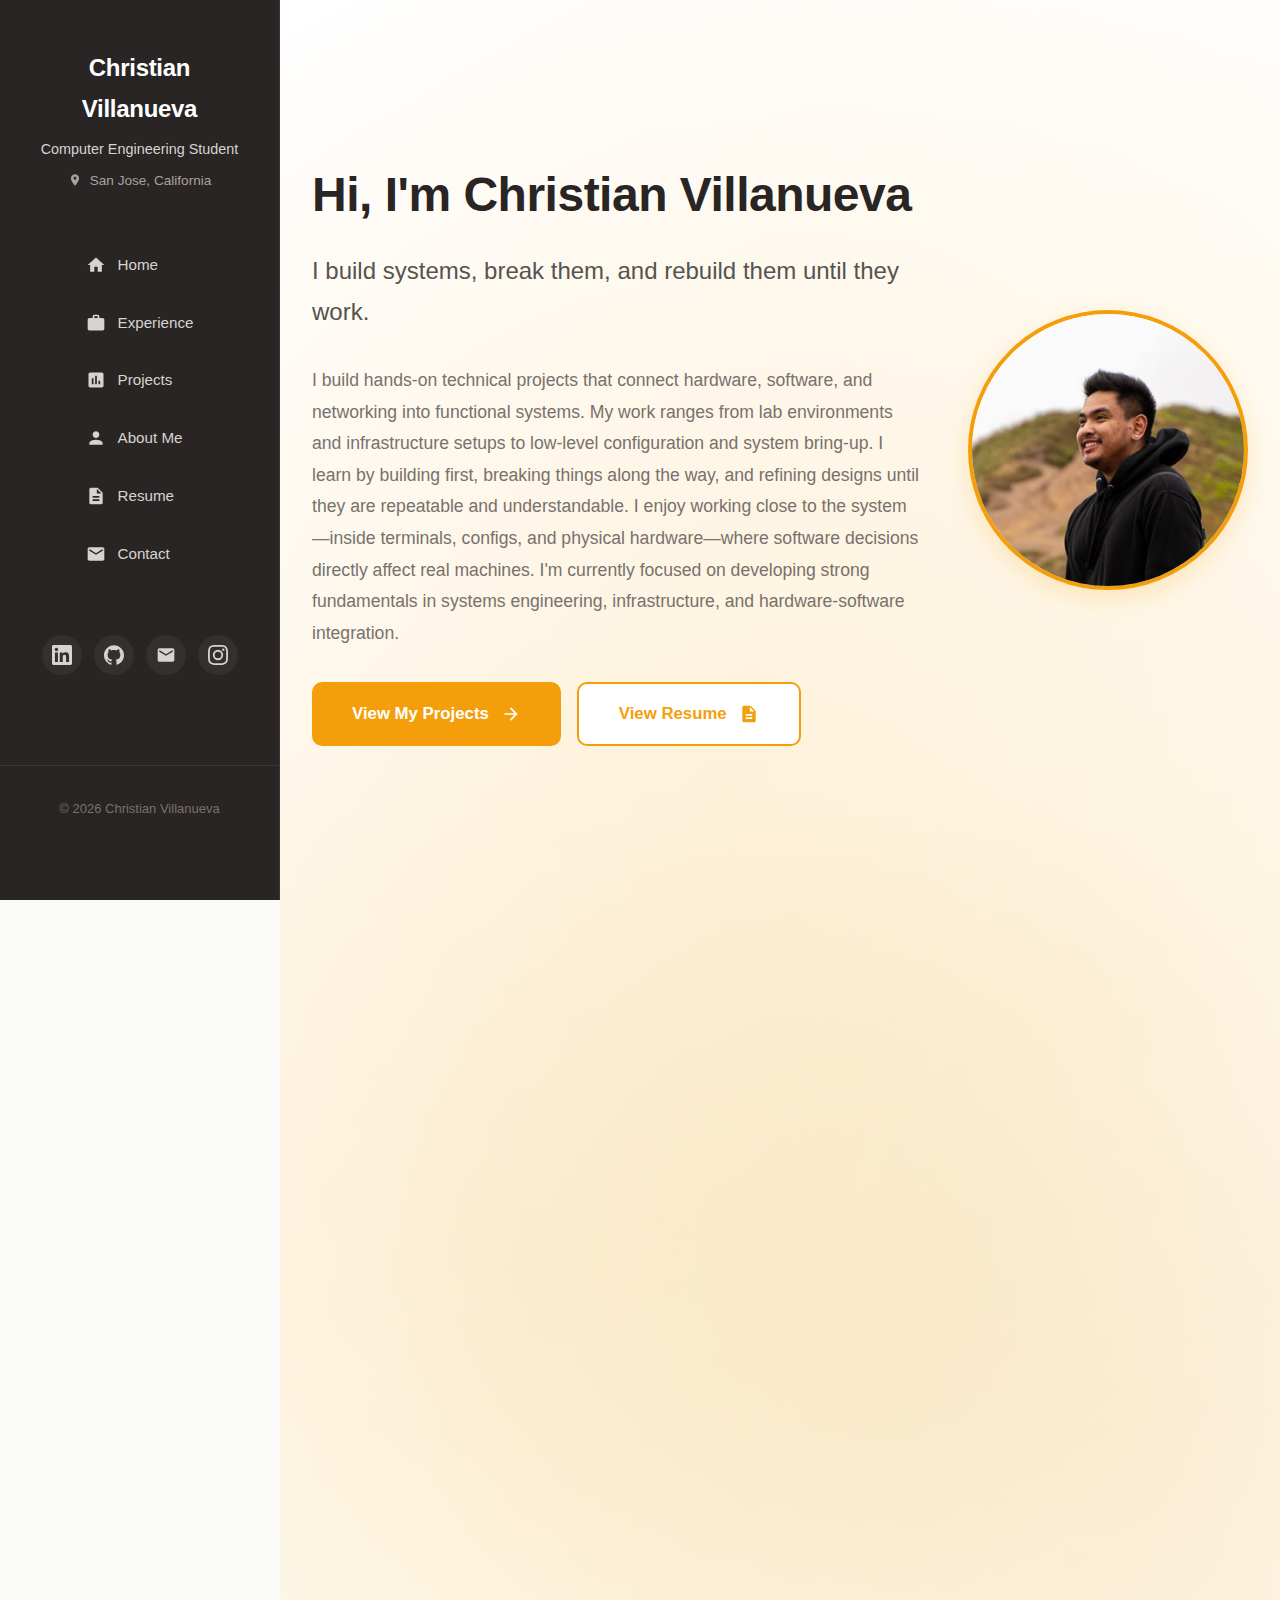
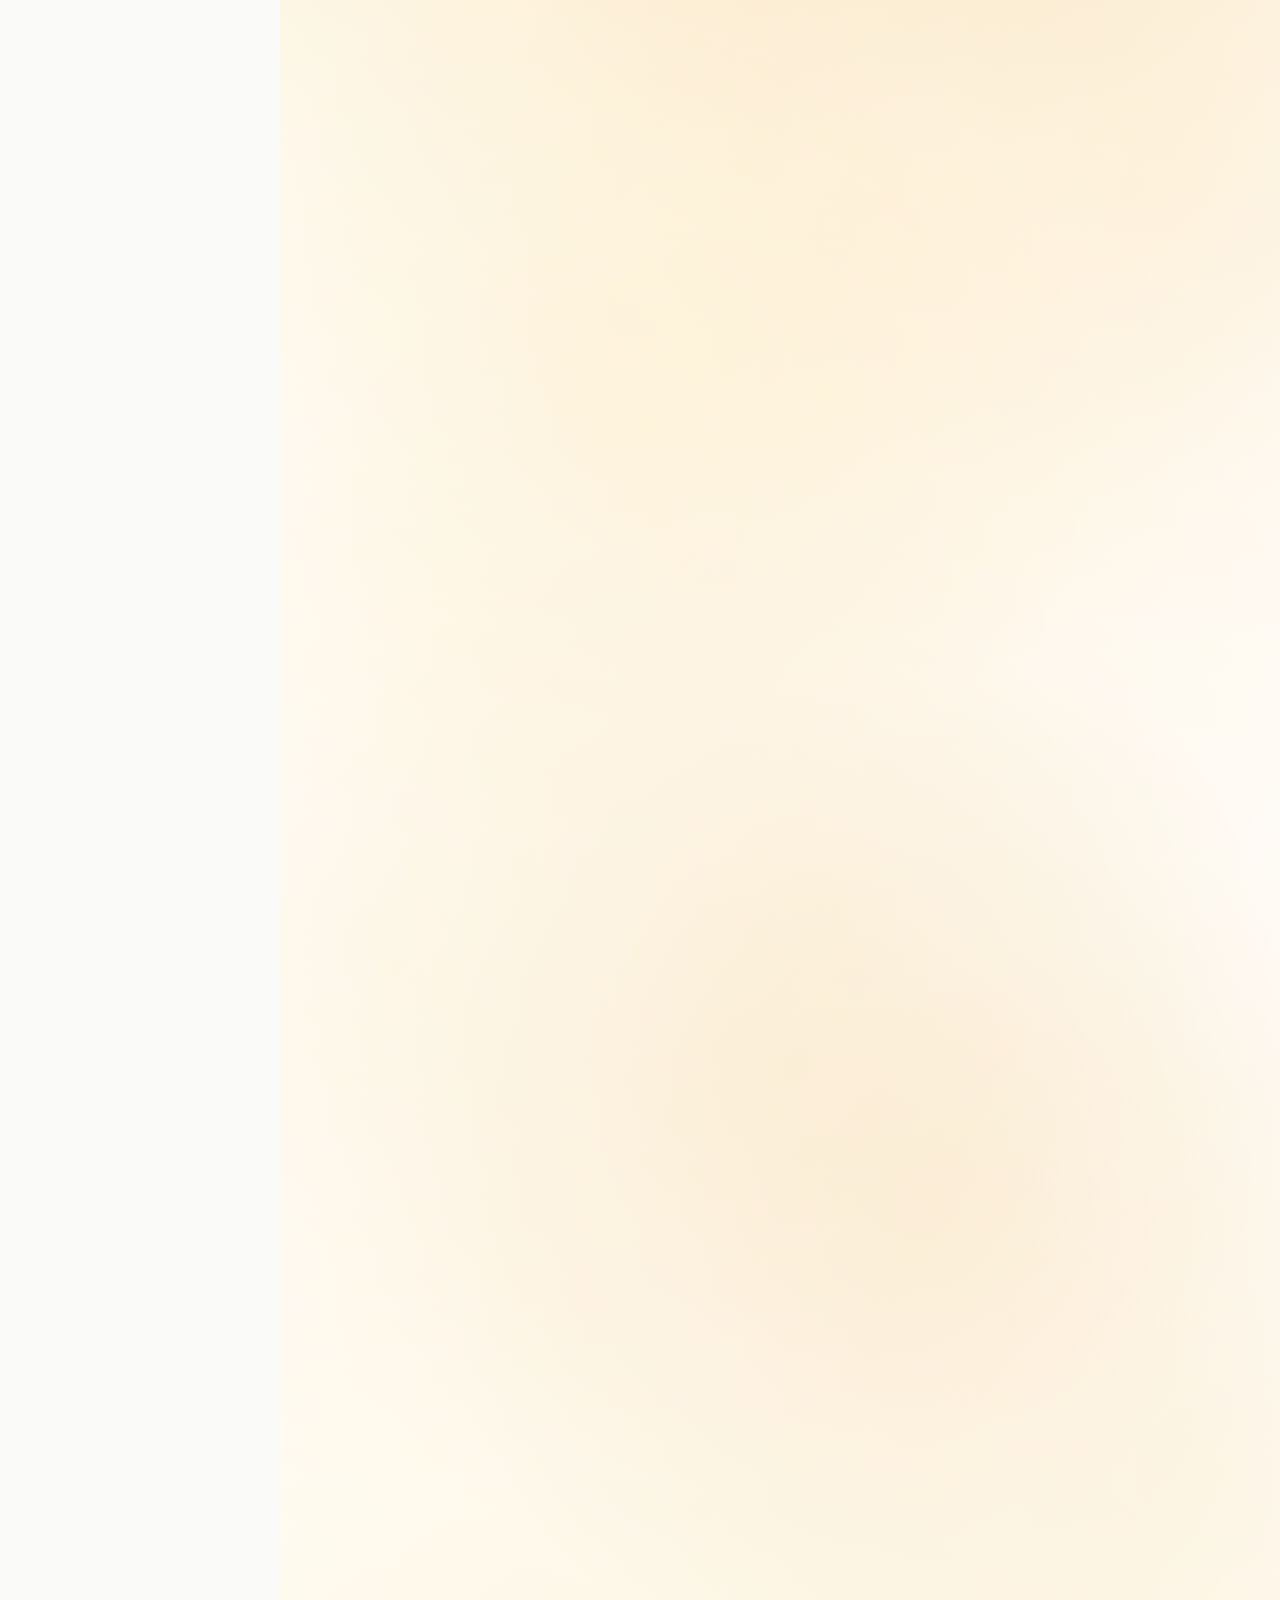
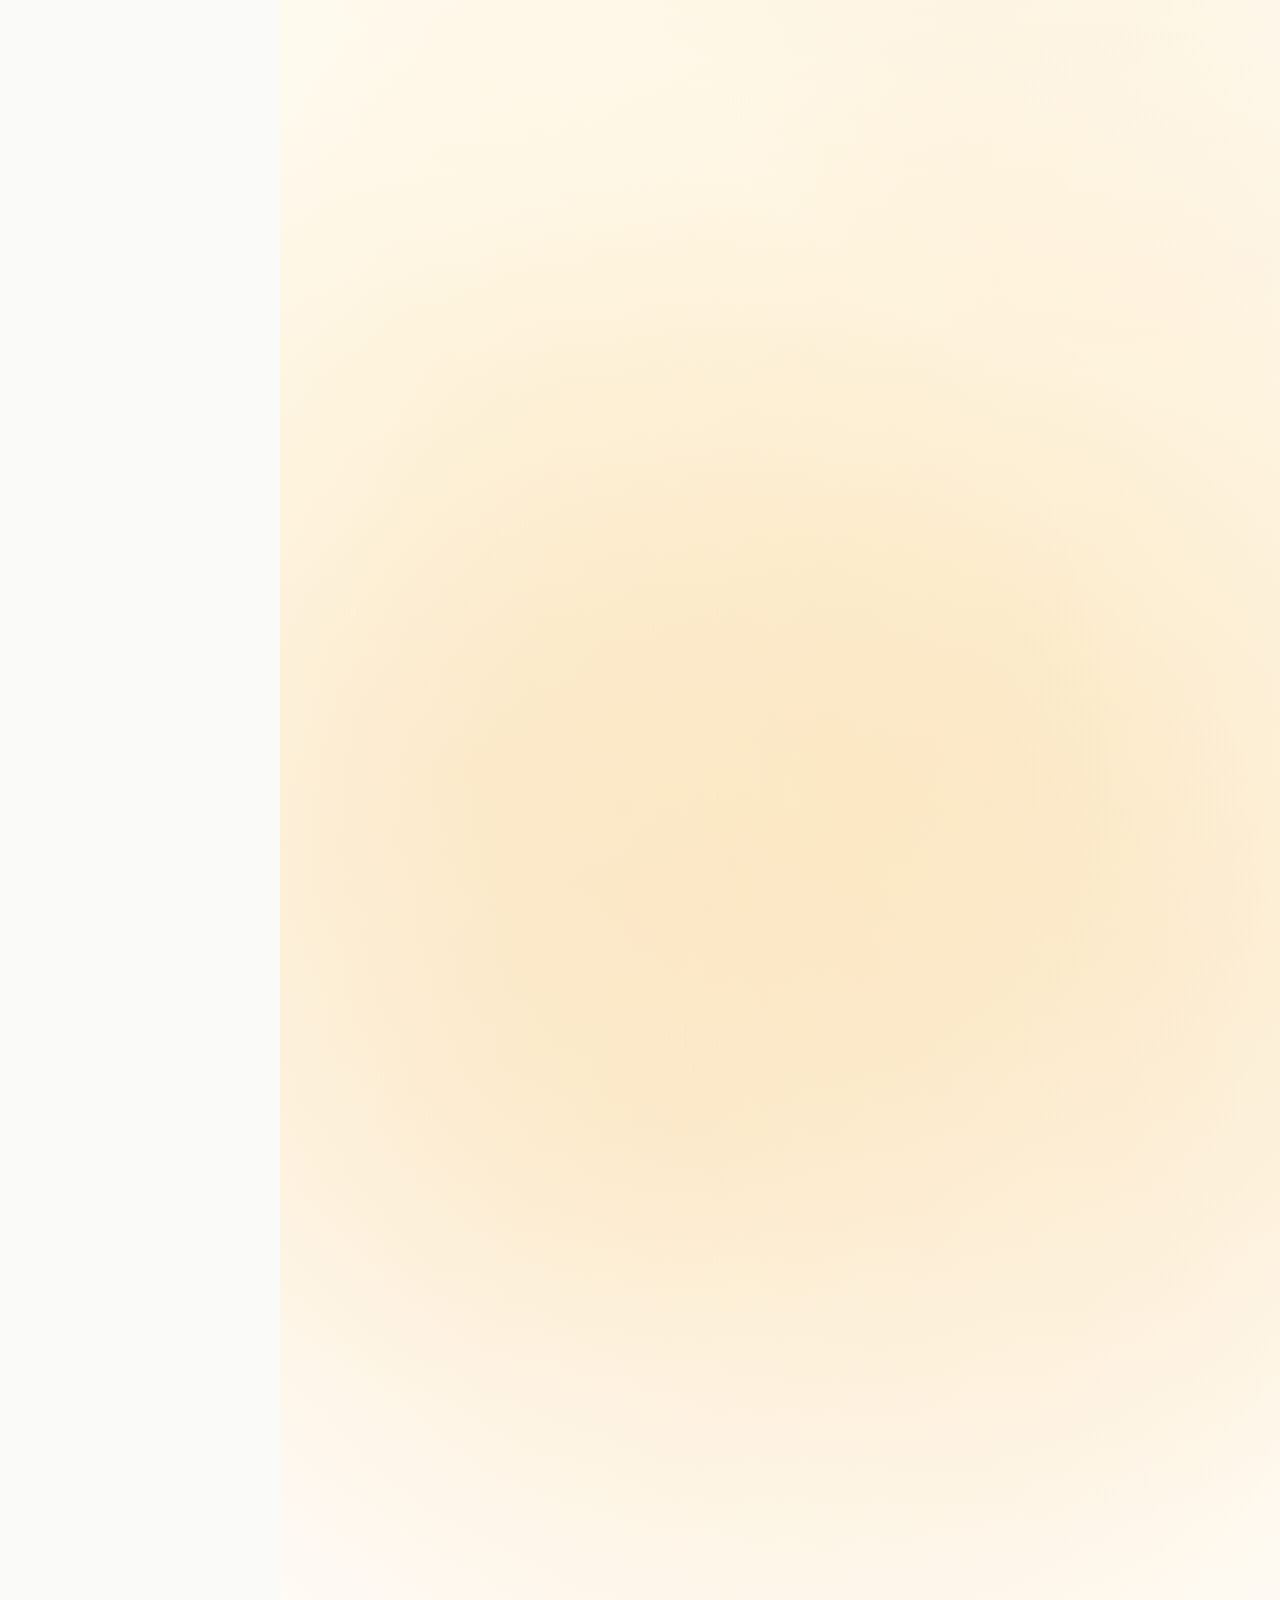
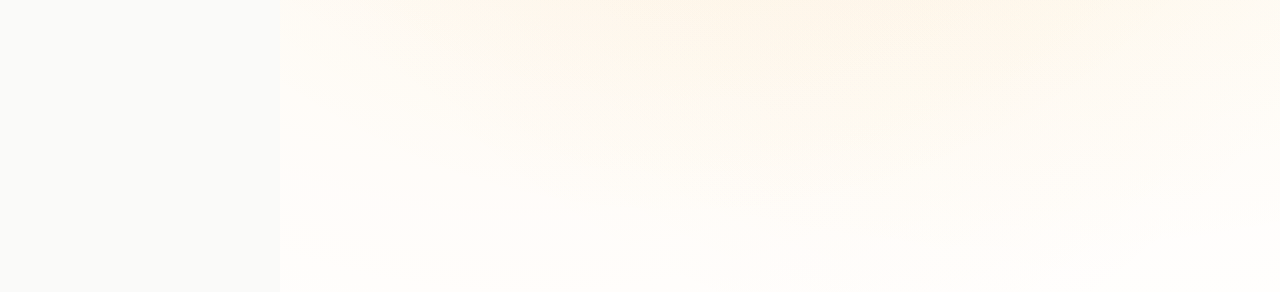
<file: index (Copy).html>
<!DOCTYPE html>
<html lang="en">
<head>
  <meta charset="UTF-8">
  <meta name="viewport" content="width=device-width, initial-scale=1.0">
  <title>Christian Villanueva</title>
  <style>
    * {
      margin: 0;
      padding: 0;
      box-sizing: border-box;
    }

    html {
      scroll-behavior: smooth;
    }

    body {
      font-family: 'Inter', -apple-system, BlinkMacSystemFont, 'Segoe UI', sans-serif;
      line-height: 1.7;
      color: #292524;
      background: #fafaf9;
      min-height: 100vh;
      overflow-x: hidden;
    }

    .layout {
      display: flex;
      min-height: 100vh;
      position: relative;
      z-index: 1;
    }

    /* Sidebar */
    .sidebar {
      width: 280px;
      background: #292524;
      color: white;
      padding: 3rem 0;
      position: fixed;
      height: 100vh;
      overflow-y: auto;
      border-right: 1px solid rgba(255, 255, 255, 0.08);
    }

    .sidebar-content {
      display: flex;
      flex-direction: column;
      align-items: center;
      gap: 3rem;
      min-height: 100%;
    }

    .sidebar-footer {
      margin-top: auto;
      padding: 2rem;
      text-align: center;
      color: #78716c;
      font-size: 0.813rem;
      border-top: 1px solid rgba(255, 255, 255, 0.08);
      width: 100%;
    }

    .sidebar-footer p {
      margin: 0;
    }

    .profile-section {
      text-align: center;
      padding: 0 2rem;
    }

    .profile-name {
      font-size: 1.5rem;
      font-weight: 700;
      color: white;
      margin-bottom: 0.5rem;
      letter-spacing: -0.3px;
    }

    .profile-title {
      font-size: 0.9rem;
      color: #d6d3d1;
      line-height: 1.6;
    }

    .profile-location {
      display: flex;
      align-items: center;
      justify-content: center;
      gap: 0.5rem;
      margin-top: 0.5rem;
      color: #a8a29e;
      font-size: 0.85rem;
    }

    .profile-location svg {
      width: 14px;
      height: 14px;
      fill: currentColor;
    }

    /* Navigation */
    .nav-menu {
      list-style: none;
      width: 100%;
      padding: 0 1.5rem;
    }

    .nav-menu li {
      margin-bottom: 0.5rem;
    }

    .nav-menu a {
      display: flex;
      align-items: center;
      gap: 0.75rem;
      padding: 0.75rem 1.25rem;
      color: #d6d3d1;
      text-decoration: none;
      border-radius: 8px;
      transition: all 0.2s ease;
      font-weight: 500;
      font-size: 0.95rem;
    }

    .nav-menu a svg {
      width: 20px;
      height: 20px;
      fill: currentColor;
      flex-shrink: 0;
    }

    .nav-menu a:hover {
      background: rgba(245, 158, 11, 0.1);
      color: #fbbf24;
    }

    .nav-menu a.active {
      background: rgba(245, 158, 11, 0.15);
      color: #fbbf24;
      border-left: 3px solid #f59e0b;
    }

    /* Social Links */
    .social-links {
      display: flex;
      gap: 0.75rem;
      padding: 0 2rem;
      flex-wrap: wrap;
      justify-content: center;
    }

    .social-icon {
      width: 40px;
      height: 40px;
      display: flex;
      align-items: center;
      justify-content: center;
      color: #d6d3d1;
      transition: all 0.2s ease;
      border-radius: 50%;
      text-decoration: none;
      background: rgba(255, 255, 255, 0.05);
    }

    .social-icon:hover {
      color: #fbbf24;
      background: rgba(245, 158, 11, 0.15);
      transform: translateY(-2px);
    }

    .social-icon svg {
      width: 20px;
      height: 20px;
      fill: currentColor;
    }

    /* Main Content Area */
    .main-content {
      flex: 1;
      margin-left: 280px;
      background: #ffffff;
      position: relative;
      overflow: hidden;
      padding: 0;
    }

    .main-content::before {
      content: '';
      position: absolute;
      top: 0;
      left: 0;
      right: 0;
      bottom: 0;
      background-image: 
        radial-gradient(circle at 20% 30%, rgba(251, 191, 36, 0.15) 0%, transparent 25%),
        radial-gradient(circle at 45% 15%, rgba(245, 158, 11, 0.12) 0%, transparent 20%),
        radial-gradient(circle at 25% 25%, rgba(217, 119, 6, 0.08) 0%, transparent 15%),
        radial-gradient(circle at 80% 20%, rgba(251, 191, 36, 0.15) 0%, transparent 30%),
        radial-gradient(circle at 90% 35%, rgba(245, 158, 11, 0.1) 0%, transparent 20%),
        radial-gradient(circle at 85% 28%, rgba(217, 119, 6, 0.08) 0%, transparent 18%),
        radial-gradient(circle at 15% 70%, rgba(251, 191, 36, 0.12) 0%, transparent 28%),
        radial-gradient(circle at 25% 85%, rgba(245, 158, 11, 0.1) 0%, transparent 22%),
        radial-gradient(circle at 20% 78%, rgba(217, 119, 6, 0.07) 0%, transparent 16%),
        radial-gradient(circle at 75% 75%, rgba(251, 191, 36, 0.14) 0%, transparent 32%),
        radial-gradient(circle at 85% 82%, rgba(245, 158, 11, 0.11) 0%, transparent 24%),
        radial-gradient(circle at 78% 78%, rgba(217, 119, 6, 0.08) 0%, transparent 19%),
        radial-gradient(circle at 50% 50%, rgba(251, 191, 36, 0.08) 0%, transparent 35%),
        radial-gradient(circle at 55% 48%, rgba(245, 158, 11, 0.06) 0%, transparent 25%),
        radial-gradient(circle at 48% 52%, rgba(217, 119, 6, 0.05) 0%, transparent 20%);
      pointer-events: none;
      opacity: 0.7;
    }

    .main-content::after {
      content: '';
      position: absolute;
      top: 0;
      left: 0;
      right: 0;
      bottom: 0;
      background-image: 
        radial-gradient(circle at 35% 40%, rgba(251, 191, 36, 0.08) 0%, transparent 15%),
        radial-gradient(circle at 32% 38%, rgba(245, 158, 11, 0.06) 0%, transparent 12%),
        radial-gradient(circle at 65% 55%, rgba(217, 119, 6, 0.09) 0%, transparent 18%),
        radial-gradient(circle at 68% 52%, rgba(251, 191, 36, 0.07) 0%, transparent 14%),
        radial-gradient(circle at 40% 85%, rgba(245, 158, 11, 0.08) 0%, transparent 16%),
        radial-gradient(circle at 60% 25%, rgba(217, 119, 6, 0.07) 0%, transparent 13%),
        radial-gradient(circle at 10% 50%, rgba(251, 191, 36, 0.1) 0%, transparent 20%),
        radial-gradient(circle at 92% 60%, rgba(245, 158, 11, 0.09) 0%, transparent 17%);
      pointer-events: none;
      opacity: 0.5;
    }

    .content-section {
      min-height: auto;
      padding: 2.5rem 2rem;
      max-width: 1000px;
      margin: 0 auto;
      display: flex;
      flex-direction: column;
      justify-content: center;
      position: relative;
      z-index: 1;
      opacity: 0;
      transform: translateY(50px);
      transition: opacity 0.8s ease, transform 0.8s ease;
    }

    .content-section#home {
      min-height: 100vh;
      opacity: 1;
      transform: translateY(0);
    }

    .content-section.visible {
      opacity: 1;
      transform: translateY(0);
    }

    .section-header {
      font-size: 2.5rem;
      font-weight: 700;
      color: #292524;
      margin-bottom: 1rem;
      letter-spacing: -0.5px;
    }

    /* Home Section */
    .home-content {
      display: flex;
      align-items: center;
      gap: 3rem;
    }

    .home-text {
      flex: 1;
    }

    .home-greeting {
      font-size: 3rem;
      font-weight: 700;
      color: #292524;
      margin-bottom: 1rem;
      letter-spacing: -0.5px;
    }

    .home-subtitle {
      font-size: 1.5rem;
      color: #57534e;
      margin-bottom: 2rem;
      font-weight: 400;
    }

    .home-description {
      font-size: 1.1rem;
      color: #78716c;
      line-height: 1.8;
      margin-bottom: 2rem;
    }

    .home-cta {
      padding: 1rem 2.5rem;
      background: #f59e0b;
      color: white;
      text-decoration: none;
      border-radius: 10px;
      font-weight: 600;
      font-size: 1.05rem;
      transition: all 0.3s ease;
      border: none;
      display: inline-flex;
      align-items: center;
      gap: 0.75rem;
      cursor: pointer;
    }

    .home-cta:hover {
      background: #d97706;
      gap: 1rem;
      transform: translateY(-2px);
      box-shadow: 0 4px 12px rgba(245, 158, 11, 0.3);
    }

    .home-cta svg {
      width: 20px;
      height: 20px;
      fill: currentColor;
    }

    .home-cta-buttons {
      display: flex;
      gap: 1rem;
      flex-wrap: wrap;
    }

    .home-cta-secondary {
      background: white;
      color: #f59e0b;
      border: 2px solid #f59e0b;
    }

    .home-cta-secondary:hover {
      background: #f59e0b;
      color: white;
    }

    .profile-pic-home {
      width: 280px;
      height: 280px;
      border-radius: 50%;
      object-fit: cover;
      border: 4px solid #f59e0b;
      box-shadow: 0 8px 24px rgba(245, 158, 11, 0.2);
    }

    /* About Section */
    .about-content {
      color: #57534e;
      font-size: 1.1rem;
      line-height: 1.8;
    }

    .about-content p {
      margin-bottom: 1.5rem;
    }

    /* Projects Section */
    .projects-grid {
      display: grid;
      grid-template-columns: repeat(auto-fit, minmax(350px, 1fr));
      gap: 2rem;
      list-style: none;
    }

    .project-card {
      position: relative;
      height: 400px;
      border-radius: 12px;
      overflow: hidden;
      transition: all 0.3s ease;
      cursor: pointer;
    }

    .project-card:hover {
      transform: translateY(-8px);
      box-shadow: 0 12px 32px rgba(0, 0, 0, 0.2);
    }

    .project-background {
      position: absolute;
      top: 0;
      left: 0;
      width: 100%;
      height: 100%;
      background-size: cover;
      background-position: center;
      transition: transform 0.3s ease;
    }

    .project-card:hover .project-background {
      transform: scale(1.05);
    }

    .project-overlay {
      position: absolute;
      top: 0;
      left: 0;
      width: 100%;
      height: 100%;
      background: linear-gradient(to bottom, rgba(41, 37, 36, 0.3) 0%, rgba(41, 37, 36, 0.9) 100%);
      display: flex;
      flex-direction: column;
      justify-content: flex-end;
      padding: 2rem;
      color: white;
    }

    .project-card-content {
      position: relative;
      z-index: 2;
      display: grid;
      grid-template-rows: auto auto 1fr auto;
      gap: 1rem;
      height: 100%;
    }

    .project-title {
      font-size: 1.6rem;
      font-weight: 700;
      color: white;
      margin-bottom: 0;
      letter-spacing: -0.3px;
      line-height: 1.3;
    }

    .project-description {
      color: #e7e5e4;
      line-height: 1.6;
      font-size: 0.95rem;
      margin-bottom: 0;
      flex: 1;
    }

    .project-tag {
      display: inline-block;
      padding: 0.25rem 0.75rem;
      background: rgba(245, 158, 11, 0.2);
      color: #fde68a;
      border-radius: 6px;
      font-size: 0.813rem;
      font-weight: 600;
      text-transform: uppercase;
      letter-spacing: 0.3px;
      margin-bottom: 0;
      border: 1px solid rgba(245, 158, 11, 0.3);
      width: fit-content;
    }

    .project-link {
      display: inline-flex;
      align-items: center;
      gap: 0.5rem;
      padding: 0.6rem 1.2rem;
      background: #f59e0b;
      color: white;
      text-decoration: none;
      border-radius: 8px;
      font-weight: 600;
      font-size: 0.9rem;
      transition: all 0.2s ease;
      width: fit-content;
    }

    .project-link:hover {
      background: #d97706;
      transform: translateX(4px);
    }

    .project-link svg {
      width: 16px;
      height: 16px;
      fill: currentColor;
    }

    /* Experience Timeline Section */
    .timeline-container {
      position: relative;
      padding: 2rem 0;
      max-width: 2000px;
      margin: 0 auto;
    }

    .timeline-line {
      position: absolute;
      left: 50%;
      transform: translateX(-50%);
      top: 2rem;
      width: 3px;
      background: #e7e5e4;
      border-radius: 2px;
      z-index: 0;
      bottom: 0;
    }

    .timeline-line-progress {
      position: absolute;
      left: 50%;
      transform: translateX(-50%);
      top: 2rem;
      width: 3px;
      height: 0;
      background: linear-gradient(180deg, #f59e0b 0%, #d97706 100%);
      transition: height 0.3s ease-out;
      border-radius: 2px;
      z-index: 0;
    }

    .timeline-item {
      position: relative;
      margin-bottom: 2.5rem;
      opacity: 0;
      transition: opacity 0.6s ease, transform 0.6s ease;
    }

    .timeline-item.left {
      transform: translateX(-100px);
    }

    .timeline-item.right {
      transform: translateX(100px);
    }

    .timeline-item.visible {
      opacity: 1;
      transform: translateX(0);
    }

    /* Left side - Work Experience */
    .timeline-item.left {
      padding-right: calc(50% + 2rem);
      text-align: right;
    }

    .timeline-item.left .timeline-content {
      margin-left: auto;
    }

    .timeline-item.left .timeline-dot {
      right: calc(50% - 9px);
      left: auto;
    }

    .timeline-item.left .timeline-date-badge {
      left: calc(50% + 2rem);
      right: auto;
    }

    /* Right side - Education */
    .timeline-item.right {
      padding-left: calc(50% + 2rem);
      text-align: left;
    }

    .timeline-item.right .timeline-dot {
      left: calc(50% - 9px);
    }

    .timeline-item.right .timeline-date-badge {
      right: calc(50% + 2rem);
      left: auto;
    }

    .timeline-dot {
      position: absolute;
      top: 0.5rem;
      width: 18px;
      height: 18px;
      background: #f59e0b;
      border: 4px solid #f59e0b;
      border-radius: 50%;
      box-shadow: 0 0 0 6px rgba(245, 158, 11, 0.15);
      z-index: 10;
      transition: all 0.3s ease;
    }

    .timeline-item:hover .timeline-dot {
      transform: scale(1.3);
      box-shadow: 0 0 0 8px rgba(245, 158, 11, 0.25);
      animation: pulse 1.5s infinite;
    }

    @keyframes pulse {
      0%, 100% {
        box-shadow: 0 0 0 8px rgba(245, 158, 11, 0.25);
      }
      50% {
        box-shadow: 0 0 0 12px rgba(245, 158, 11, 0.1);
      }
    }

    .timeline-date-badge {
      position: absolute;
      top: 0.3rem;
      background: linear-gradient(135deg, #f59e0b 0%, #d97706 100%);
      color: white;
      padding: 0.4rem 0.8rem;
      border-radius: 6px;
      font-size: 0.75rem;
      font-weight: 600;
      white-space: nowrap;
      box-shadow: 0 2px 8px rgba(245, 158, 11, 0.3);
    }

    .timeline-content {
      background: white;
      border: 1px solid #e7e5e4;
      border-radius: 12px;
      box-shadow: 0 2px 8px rgba(0, 0, 0, 0.05);
      transition: all 0.3s ease;
      position: relative;
      overflow: hidden;
      display: flex;
      flex-direction: column;
      min-height: 400px;
      cursor: pointer;
    }

    .timeline-content:hover {
      border-color: #f59e0b;
      box-shadow: 0 4px 16px rgba(245, 158, 11, 0.2);
    }

    .timeline-image {
      width: 100%;
      height: 200px;
      background-size: cover;
      background-position: center;
      border-radius: 12px 12px 0 0;
      margin: 0;
      flex-shrink: 0;
      overflow: hidden;
    }

    .timeline-text-content {
      padding: 1.5rem;
      flex: 1;
      display: flex;
      flex-direction: column;
    }

    /* Individual background images for each experience */
    .timeline-item[data-index="0"] .timeline-image {
      background-image: url('./assets/photos/Experience/Test-Engineering.png');
    }

    .timeline-item[data-index="1"] .timeline-image {
      background-image: url('./assets/photos/Experience/SJSU-Tower-Hall.jpg');
    }

    .timeline-item[data-index="2"] .timeline-image {
      background-image: url('./assets/photos/Experience/IDF.webp');
    }

    .timeline-item[data-index="3"] .timeline-image {
      background-image: url('./assets/photos/Experience/Mission-College-Gilmore.jpg');
    }

    .timeline-item:hover .timeline-content {
      box-shadow: 0 4px 16px rgba(0, 0, 0, 0.1);
      transform: translateY(-2px);
    }

    .timeline-item:hover .timeline-image {
      filter: brightness(1.05);
    }

    .experience-title {
      font-size: 1.3rem;
      font-weight: 700;
      color: #292524;
      margin-bottom: 0.5rem;
      letter-spacing: -0.3px;
    }

    .experience-company {
      font-size: 1rem;
      color: #f59e0b;
      font-weight: 600;
      margin-bottom: 0.25rem;
    }

    .experience-date {
      display: none;
    }

    /* Contact Form Section */
    .contact-form {
      max-width: 600px;
      margin: 0 auto;
      width: 100%;
    }

    .form-group {
      margin-bottom: 1rem;
    }

    .form-group label {
      display: block;
      font-weight: 600;
      color: #292524;
      margin-bottom: 0.5rem;
      font-size: 0.95rem;
    }

    .form-group input,
    .form-group textarea {
      width: 100%;
      padding: 0.75rem 1rem;
      border: 2px solid #e7e5e4;
      border-radius: 8px;
      font-size: 1rem;
      font-family: inherit;
      transition: all 0.2s ease;
      background: white;
    }

    .form-group input:focus,
    .form-group textarea:focus {
      outline: none;
      border-color: #f59e0b;
      box-shadow: 0 0 0 3px rgba(245, 158, 11, 0.1);
    }

    .form-group textarea {
      resize: vertical;
      min-height: 150px;
    }

    .submit-btn {
      width: 100%;
      padding: 1rem 2rem;
      background: #f59e0b;
      color: white;
      border: none;
      border-radius: 8px;
      font-weight: 600;
      font-size: 1.1rem;
      cursor: pointer;
      transition: all 0.2s ease;
    }

    .submit-btn:hover {
      background: #d97706;
      transform: translateY(-2px);
      box-shadow: 0 4px 12px rgba(245, 158, 11, 0.3);
    }

    .submit-btn:active {
      transform: translateY(0);
    }

    .experience-description {
      color: #57534e;
      line-height: 1.7;
      margin-bottom: 1rem;
    }

    .experience-skills {
      display: flex;
      flex-wrap: wrap;
      gap: 0.5rem;
    }

    .skill-tag {
      padding: 0.3rem 0.75rem;
      background: rgba(245, 158, 11, 0.1);
      color: #d97706;
      border-radius: 6px;
      font-size: 0.813rem;
      font-weight: 500;
    }

    /* Mobile Menu Toggle */
    .mobile-menu-toggle {
      display: none;
      position: fixed;
      top: 1rem;
      left: 1rem;
      z-index: 1000;
      background: #292524;
      color: white;
      border: none;
      width: 48px;
      height: 48px;
      border-radius: 8px;
      font-size: 1.5rem;
      cursor: pointer;
      box-shadow: 0 2px 8px rgba(0, 0, 0, 0.2);
    }

    /* Content replacement styles */
    .portfolio-sections {
      display: block;
    }

    .portfolio-sections.hidden {
      display: none;
    }

    .external-content-container {
      display: none;
      width: 100%;
      min-height: 100vh;
      margin: 0;
      padding: 0;
    }

    .external-content-container.active {
      display: block;
    }

    .external-content-frame {
      width: 100%;
      height: 100vh;
      border: none;
      margin: 0;
      padding: 0;
      display: block;
    }

    .back-button {
      position: fixed;
      top: 1rem;
      left: calc(280px + 1rem);
      z-index: 100;
      padding: 0.75rem 1.5rem;
      background: #f59e0b;
      color: white;
      border: none;
      border-radius: 8px;
      font-weight: 600;
      font-size: 0.95rem;
      cursor: pointer;
      transition: all 0.2s ease;
      display: none;
      align-items: center;
      gap: 0.5rem;
      box-shadow: 0 2px 8px rgba(245, 158, 11, 0.3);
    }

    .back-button.active {
      display: flex;
    }

    .back-button:hover {
      background: #d97706;
      transform: translateY(-2px);
      box-shadow: 0 4px 12px rgba(245, 158, 11, 0.4);
    }

    .back-button svg {
      width: 20px;
      height: 20px;
      fill: currentColor;
    }

    /* Mobile Styles */
    @media (max-width: 768px) {
      .sidebar {
        transform: translateX(-100%);
        transition: transform 0.3s ease;
        z-index: 999;
      }

      .sidebar.active {
        transform: translateX(0);
      }

      .main-content {
        margin-left: 0;
      }

      .mobile-menu-toggle {
        display: block;
      }

      .content-section {
        padding: 2rem 1.5rem;
      }

      .content-section#home {
        padding-top: 5rem;
      }

      .section-header {
        font-size: 2rem;
      }

      .home-content {
        flex-direction: column-reverse;
        text-align: center;
      }

      .profile-pic-home {
        width: 200px;
        height: 200px;
      }

      .home-greeting {
        font-size: 2rem;
      }

      .home-subtitle {
        font-size: 1.2rem;
      }

      .timeline-container {
        padding: 2rem 1rem;
      }

      .timeline-item.left,
      .timeline-item.right {
        padding-left: 2.5rem;
        padding-right: 0;
        text-align: left;
      }

      .timeline-line,
      .timeline-line-progress {
        left: 8px;
        transform: none;
      }

      .timeline-item.left .timeline-dot,
      .timeline-item.right .timeline-dot {
        left: 0;
        right: auto;
      }

      .timeline-item.left .timeline-date-badge,
      .timeline-item.right .timeline-date-badge {
        position: relative;
        left: 0;
        right: auto;
        margin-bottom: 0.5rem;
        display: inline-block;
      }

      .timeline-item.left .timeline-content,
      .timeline-item.right .timeline-content {
        margin-left: 0;
      }

      .timeline-container {
        padding-left: 2rem;
      }

      .timeline-dot {
        left: -2.4rem;
      }

      .back-button {
        left: 1rem;
        top: 4.5rem;
      }
    }

    ::selection {
      background: #fbbf24;
      color: #292524;
    }
  </style>
</head>
<body>
  <button class="mobile-menu-toggle" onclick="toggleSidebar()">☰</button>
  
  <!-- Back Button -->
  <button class="back-button" id="backButton" onclick="goBackToPortfolio()">
    <svg viewBox="0 0 24 24" xmlns="http://www.w3.org/2000/svg">
      <path d="M20 11H7.83l5.59-5.59L12 4l-8 8 8 8 1.41-1.41L7.83 13H20v-2z"/>
    </svg>
    Back to Portfolio
  </button>

  <div class="layout">
    <!-- Sidebar -->
    <aside class="sidebar" id="sidebar">
      <div class="sidebar-content">
        <div class="profile-section">
          <h1 class="profile-name">Christian Villanueva</h1>
          <p class="profile-title">Computer Engineering Student</p>
          <div class="profile-location">
            <svg viewBox="0 0 24 24" xmlns="http://www.w3.org/2000/svg">
              <path d="M12 2C8.13 2 5 5.13 5 9c0 5.25 7 13 7 13s7-7.75 7-13c0-3.87-3.13-7-7-7zm0 9.5c-1.38 0-2.5-1.12-2.5-2.5s1.12-2.5 2.5-2.5 2.5 1.12 2.5 2.5-1.12 2.5-2.5 2.5z"/>
            </svg>
            San Jose, California
          </div>
        </div>

        <nav>
          <ul class="nav-menu">
            <li>
              <a href="#home" class="nav-link">
                <svg viewBox="0 0 24 24" xmlns="http://www.w3.org/2000/svg">
                  <path d="M10 20v-6h4v6h5v-8h3L12 3 2 12h3v8z"/>
                </svg>
                Home
              </a>
            </li>
            <li>
              <a href="#experience" class="nav-link">
                <svg viewBox="0 0 24 24" xmlns="http://www.w3.org/2000/svg">
                  <path d="M20 6h-4V4c0-1.11-.89-2-2-2h-4c-1.11 0-2 .89-2 2v2H4c-1.11 0-1.99.89-1.99 2L2 19c0 1.11.89 2 2 2h16c1.11 0 2-.89 2-2V8c0-1.11-.89-2-2-2zm-6 0h-4V4h4v2z"/>
                </svg>
                Experience
              </a>
            </li>
            <li>
              <a href="#projects" class="nav-link">
                <svg viewBox="0 0 24 24" xmlns="http://www.w3.org/2000/svg">
                  <path d="M19 3H5c-1.1 0-2 .9-2 2v14c0 1.1.9 2 2 2h14c1.1 0 2-.9 2-2V5c0-1.1-.9-2-2-2zM9 17H7v-7h2v7zm4 0h-2V7h2v10zm4 0h-2v-4h2v4z"/>
                </svg>
                Projects
              </a>
            </li>
            <li>
              <a href="#about" class="nav-link">
                <svg viewBox="0 0 24 24" xmlns="http://www.w3.org/2000/svg">
                  <path d="M12 12c2.21 0 4-1.79 4-4s-1.79-4-4-4-4 1.79-4 4 1.79 4 4 4zm0 2c-2.67 0-8 1.34-8 4v2h16v-2c0-2.66-5.33-4-8-4z"/>
                </svg>
                About Me
              </a>
            </li>
            <li>
              <a href="#" class="nav-link" onclick="loadExternalContent('resume.html'); return false;">
                <svg viewBox="0 0 24 24" xmlns="http://www.w3.org/2000/svg">
                  <path d="M14 2H6c-1.1 0-1.99.9-1.99 2L4 20c0 1.1.89 2 1.99 2H18c1.1 0 2-.9 2-2V8l-6-6zm2 16H8v-2h8v2zm0-4H8v-2h8v2zm-3-5V3.5L18.5 9H13z"/>
                </svg>
                Resume
              </a>
            </li>
            <li>
              <a href="#contact" class="nav-link">
                <svg viewBox="0 0 24 24" xmlns="http://www.w3.org/2000/svg">
                  <path d="M20 4H4c-1.1 0-1.99.9-1.99 2L2 18c0 1.1.9 2 2 2h16c1.1 0 2-.9 2-2V6c0-1.1-.9-2-2-2zm0 4l-8 5-8-5V6l8 5 8-5v2z"/>
                </svg>
                Contact
              </a>
            </li>
          </ul>
        </nav>

        <div class="social-links">
          <a href="https://www.linkedin.com/in/itiancv/" target="_blank" class="social-icon" title="LinkedIn">
            <svg viewBox="0 0 24 24" xmlns="http://www.w3.org/2000/svg">
              <path d="M20.447 20.452h-3.554v-5.569c0-1.328-.027-3.037-1.852-3.037-1.853 0-2.136 1.445-2.136 2.939v5.667H9.351V9h3.414v1.561h.046c.477-.9 1.637-1.85 3.37-1.85 3.601 0 4.267 2.37 4.267 5.455v6.286zM5.337 7.433c-1.144 0-2.063-.926-2.063-2.065 0-1.138.92-2.063 2.063-2.063 1.14 0 2.064.925 2.064 2.063 0 1.139-.925 2.065-2.064 2.065zm1.782 13.019H3.555V9h3.564v11.452zM22.225 0H1.771C.792 0 0 .774 0 1.729v20.542C0 23.227.792 24 1.771 24h20.451C23.2 24 24 23.227 24 22.271V1.729C24 .774 23.2 0 22.222 0h.003z"/>
            </svg>
          </a>
          <a href="https://github.com/Chris4lyfie" target="_blank" class="social-icon" title="GitHub">
            <svg viewBox="0 0 24 24" xmlns="http://www.w3.org/2000/svg">
              <path d="M12 .297c-6.63 0-12 5.373-12 12 0 5.303 3.438 9.8 8.205 11.385.6.113.82-.258.82-.577 0-.285-.01-1.04-.015-2.04-3.338.724-4.042-1.61-4.042-1.61C4.422 18.07 3.633 17.7 3.633 17.7c-1.087-.744.084-.729.084-.729 1.205.084 1.838 1.236 1.838 1.236 1.07 1.835 2.809 1.305 3.495.998.108-.776.417-1.305.76-1.605-2.665-.3-5.466-1.332-5.466-5.93 0-1.31.465-2.38 1.235-3.22-.135-.303-.54-1.523.105-3.176 0 0 1.005-.322 3.3 1.23.96-.267 1.98-.399 3-.405 1.02.006 2.04.138 3 .405 2.28-1.552 3.285-1.23 3.285-1.23.645 1.653.24 2.873.12 3.176.765.84 1.23 1.91 1.23 3.22 0 4.61-2.805 5.625-5.475 5.92.42.36.81 1.096.81 2.22 0 1.606-.015 2.896-.015 3.286 0 .315.21.69.825.57C20.565 22.092 24 17.592 24 12.297c0-6.627-5.373-12-12-12"/>
            </svg>
          </a>
          <a href="mailto:Chris4lyfie@yahoo.com" class="social-icon" title="Email">
            <svg viewBox="0 0 24 24" xmlns="http://www.w3.org/2000/svg">
              <path d="M20 4H4c-1.1 0-1.99.9-1.99 2L2 18c0 1.1.9 2 2 2h16c1.1 0 2-.9 2-2V6c0-1.1-.9-2-2-2zm0 4l-8 5-8-5V6l8 5 8-5v2z"/>
            </svg>
          </a>
          <a href="https://www.instagram.com/itiancv/?hl=en" target="_blank" class="social-icon" title="Instagram">
            <svg viewBox="0 0 24 24" xmlns="http://www.w3.org/2000/svg">
              <path d="M12 2.163c3.204 0 3.584.012 4.85.07 3.252.148 4.771 1.691 4.919 4.919.058 1.265.069 1.645.069 4.849 0 3.205-.012 3.584-.069 4.849-.149 3.225-1.664 4.771-4.919 4.919-1.266.058-1.644.07-4.85.07-3.204 0-3.584-.012-4.849-.07-3.26-.149-4.771-1.699-4.919-4.92-.058-1.265-.07-1.644-.07-4.849 0-3.204.013-3.583.07-4.849.149-3.227 1.664-4.771 4.919-4.919 1.266-.057 1.645-.069 4.849-.069zM12 0C8.741 0 8.333.014 7.053.072 2.695.272.273 2.69.073 7.052.014 8.333 0 8.741 0 12c0 3.259.014 3.668.072 4.948.2 4.358 2.618 6.78 6.98 6.98C8.333 23.986 8.741 24 12 24c3.259 0 3.668-.014 4.948-.072 4.354-.2 6.782-2.618 6.979-6.98.059-1.28.073-1.689.073-4.948 0-3.259-.014-3.667-.072-4.947-.196-4.354-2.617-6.78-6.979-6.98C15.668.014 15.259 0 12 0zm0 5.838a6.162 6.162 0 100 12.324 6.162 6.162 0 000-12.324zM12 16a4 4 0 110-8 4 4 0 010 8zm6.406-11.845a1.44 1.44 0 100 2.881 1.44 1.44 0 000-2.881z"/>
            </svg>
          </a>
        </div>

        <div class="sidebar-footer">
          <p>&copy; 2026 Christian Villanueva</p>
        </div>
      </div>
    </aside>

    <!-- Main Content -->
    <main class="main-content">
      <!-- Portfolio Sections Container -->
      <div class="portfolio-sections" id="portfolioSections">
        <!-- Home Section -->
        <section id="home" class="content-section">
        <div class="home-content">
          <div class="home-text">
            <h2 class="home-greeting">Hi, I'm Christian Villanueva</h2>
            <p class="home-subtitle">
I build systems, break them, and rebuild them until they work.</p>
            <p class="home-description">
              I build hands-on technical projects that connect hardware, software, and networking into functional systems. My work ranges from lab environments and infrastructure setups to low-level configuration and system bring-up.

I learn by building first, breaking things along the way, and refining designs until they are repeatable and understandable. I enjoy working close to the system—inside terminals, configs, and physical hardware—where software decisions directly affect real machines.

I'm currently focused on developing strong fundamentals in systems engineering, infrastructure, and hardware-software integration.
            </p>
            <div class="home-cta-buttons">
              <a href="#projects" class="home-cta">
                View My Projects
                <svg viewBox="0 0 24 24" xmlns="http://www.w3.org/2000/svg">
                  <path d="M12 4l-1.41 1.41L16.17 11H4v2h12.17l-5.58 5.59L12 20l8-8z"/>
                </svg>
              </a>
              <a href="#" class="home-cta home-cta-secondary" onclick="loadExternalContent('resume.html'); return false;">
                View Resume
                <svg viewBox="0 0 24 24" xmlns="http://www.w3.org/2000/svg">
                  <path d="M14 2H6c-1.1 0-1.99.9-1.99 2L4 20c0 1.1.89 2 1.99 2H18c1.1 0 2-.9 2-2V8l-6-6zm2 16H8v-2h8v2zm0-4H8v-2h8v2zm-3-5V3.5L18.5 9H13z"/>
                </svg>
              </a>
            </div>
          </div>
          <img src="./assets/photos/Christian.png" alt="Christian Villanueva" class="profile-pic-home">
        </div>
      </section>

      <!-- Experience Section -->
      <section id="experience" class="content-section">
        <h2 class="section-header">Experience</h2>
        <div class="timeline-container">
          <div class="timeline-line"></div>
          <div class="timeline-line-progress" id="timelineLine"></div>

          <!-- WORK EXPERIENCE ITEM 1 - LEFT SIDE -->
          <div class="timeline-item left" data-index="0">
            <div class="timeline-date-badge">2025 - Present</div>
            <div class="timeline-dot"></div>
            <div class="timeline-content">
              <div class="timeline-image"></div>
              <div class="timeline-text-content">
                <h3 class="experience-title">Hardware Test Engineering Technician</h3>
                <div class="experience-company">QxQ Inc., Fremont, CA</div>
                <div class="experience-date">July 2025 - Present</div>
                <p class="experience-description">
                  Current role focusing on hardware test automation and fixture integration for reliability validation and quality assurance.
                </p>
                <div class="experience-skills">
                  <span class="skill-tag">Test Automation</span>
                  <span class="skill-tag">Hardware Validation</span>
                  <span class="skill-tag">Fixture Integration</span>
                  <span class="skill-tag">Quality Assurance</span>
                </div>
              </div>
            </div>
          </div>

          <!-- EDUCATION ITEM 1 - RIGHT SIDE -->
          <div class="timeline-item right" data-index="1">
            <div class="timeline-date-badge">2024 - 2026</div>
            <div class="timeline-dot"></div>
            <div class="timeline-content">
              <div class="timeline-image"></div>
              <div class="timeline-text-content">
                <h3 class="experience-title">Bachelor of Science in Computer Engineering</h3>
                <div class="experience-company">San Jose State University, San Jose, CA</div>
                <div class="experience-date">Fall 2024 - Fall 2026</div>
                <p class="experience-description">
                  Pursuing a Bachelor's degree with focus on embedded systems and systems integration.
                </p>
                <div class="experience-skills">
                  <span class="skill-tag">Computer Engineering</span>
                  <span class="skill-tag">Systems Design</span>
                  <span class="skill-tag">Hardware Systems</span>
                </div>
              </div>
            </div>
          </div>

          <!-- WORK EXPERIENCE ITEM 2 - LEFT SIDE -->
          <div class="timeline-item left" data-index="2">
            <div class="timeline-date-badge">2022 - 2024</div>
            <div class="timeline-dot"></div>
            <div class="timeline-content">
              <div class="timeline-image"></div>
              <div class="timeline-text-content">
                <h3 class="experience-title">Information Systems Technical Assistant</h3>
                <div class="experience-company">West Valley Mission Community College District, Santa Clara, CA</div>
                <div class="experience-date">July 2022 - August 2024</div>
                <p class="experience-description">
                  Provided technical support and maintained information systems infrastructure across the district.
                </p>
                <div class="experience-skills">
                  <span class="skill-tag">IT Support</span>
                  <span class="skill-tag">Systems Administration</span>
                  <span class="skill-tag">Infrastructure</span>
                  <span class="skill-tag">Technical Support</span>
                </div>
              </div>
            </div>
          </div>

          <!-- EDUCATION ITEM 2 - RIGHT SIDE -->
          <div class="timeline-item right" data-index="3">
            <div class="timeline-date-badge">2022 - 2024</div>
            <div class="timeline-dot"></div>
            <div class="timeline-content">
              <div class="timeline-image"></div>
              <div class="timeline-text-content">
                <h3 class="experience-title">Associate of Science</h3>
                <div class="experience-company">Mission College, Santa Clara, CA</div>
                <div class="experience-date">Summer 2022 - Spring 2024</div>
                <p class="experience-description">
                  Completed foundational coursework in computer science and engineering.
                </p>
                <div class="experience-skills">
                  <span class="skill-tag">Computer Science</span>
                  <span class="skill-tag">Programming</span>
                  <span class="skill-tag">Mathematics</span>
                </div>
              </div>
            </div>
          </div>

        </div>
      </section>

      <!-- Projects Section -->
      <section id="projects" class="content-section">
        <h2 class="section-header">Projects</h2>
        <ul class="projects-grid">
          <li class="project-card">
            <div class="project-background" style="background-image: url('assets/photos/Stock Photos/PCB-Test-Stock-Photo.png');"></div>
            <div class="project-overlay">
              <div class="project-card-content">
                <span class="project-tag">Test Automation</span>
                <div class="project-title">QxQ Test Fixture Integration</div>
                <p class="project-description">
                  Hardware Test Fixture Assembly, Integration, and Bring-Up
                </p>
                <a href="#" class="project-link" onclick="loadExternalContent('projects/QxQ.html'); return false;">
                  View Project
                  <svg viewBox="0 0 24 24" xmlns="http://www.w3.org/2000/svg">
                    <path d="M12 4l-1.41 1.41L16.17 11H4v2h12.17l-5.58 5.59L12 20l8-8z"/>
                  </svg>
                </a>
              </div>
            </div>
          </li>

          <li class="project-card">
            <div class="project-background" style="background-image: url('assets/photos/Stock Photos/Homelab-Stock-Photo.webp');"></div>
            <div class="project-overlay">
              <div class="project-card-content">
                <span class="project-tag">Systems Engineering</span>
                <div class="project-title">Infrastructure Reliability Case Study</div>
                <p class="project-description">
                  Design, bring-up, failure analysis, and recovery across network, compute, and storage layers.
                </p>
                <a href="#" class="project-link" onclick="loadExternalContent('projects/Home-Infrastructure.html'); return false;">
                  View Project
                  <svg viewBox="0 0 24 24" xmlns="http://www.w3.org/2000/svg">
                    <path d="M12 4l-1.41 1.41L16.17 11H4v2h12.17l-5.58 5.59L12 20l8-8z"/>
                  </svg>
                </a>
              </div>
            </div>
          </li>
        </ul>
      </section>

      <!-- About Section -->
      <section id="about" class="content-section">
        <h2 class="section-header">About Me</h2>
        <div class="about-content">
          <p>
            Welcome! I'm Christian Villanueva.
          </p>
          <p>
            I'm a Computer Engineering student who likes understanding how systems work by building them from the ground up. I'm most comfortable when I can see how individual components—hardware, operating systems, and networks—interact to form a larger system.
          </p>
          <p>
            I spend a lot of my time experimenting in lab environments and home infrastructure projects. I build things, misconfigure them, break them, and then take them apart until I understand why they failed. That process is how I learn best. Documentation and repeatability matter to me, especially when I need to rebuild something after pushing it too far.
          </p>
          <p>
          <p>
            I'm still early in my career, but I'm intentional about learning fundamentals and building real things rather than chasing abstractions. My goal is to become the kind of engineer who understands not just how systems are supposed to work, but how they fail—and how to make them better.
          </p>
          </p>
        </div>
      </section>

      <!-- Contact Section -->
      <section id="contact" class="content-section">
        <h2 class="section-header">Get In Touch</h2>
        <form class="contact-form" action="https://formspree.io/f/YOUR_FORM_ID" method="POST">
          <div class="form-group">
            <label for="name">Name</label>
            <input type="text" id="name" name="name" required placeholder="Your name">
          </div>
          
          <div class="form-group">
            <label for="email">Email</label>
            <input type="email" id="email" name="email" required placeholder="your.email@example.com">
          </div>
          
          <div class="form-group">
            <label for="subject">Subject</label>
            <input type="text" id="subject" name="subject" required placeholder="What's this about?">
          </div>
          
          <div class="form-group">
            <label for="message">Message</label>
            <textarea id="message" name="message" required placeholder="Your message here..."></textarea>
          </div>
          
          <button type="submit" class="submit-btn">Send Message</button>
        </form>
      </section>
      </div>
      <!-- End Portfolio Sections -->

      <!-- External Content Container -->
      <div class="external-content-container" id="externalContent">
        <iframe class="external-content-frame" id="contentFrame" src=""></iframe>
      </div>
    </main>
  </div>

  <script>
    // Content replacement functions
    function loadExternalContent(url) {
      const portfolioSections = document.getElementById('portfolioSections');
      const externalContent = document.getElementById('externalContent');
      const contentFrame = document.getElementById('contentFrame');
      const backButton = document.getElementById('backButton');
      
      // Hide portfolio sections and show external content
      portfolioSections.classList.add('hidden');
      externalContent.classList.add('active');
      backButton.classList.add('active');
      
      // Load the URL in the iframe
      contentFrame.src = url;
      
      // Update active nav link based on what's being loaded
      const navLinks = document.querySelectorAll('.nav-link');
      navLinks.forEach(link => link.classList.remove('active'));
      
      if (url.includes('resume.html')) {
        // Highlight Resume link
        const resumeLink = document.querySelector('a[onclick*="resume.html"]');
        if (resumeLink) resumeLink.classList.add('active');
        // Update button text for resume
        backButton.innerHTML = `
          <svg viewBox="0 0 24 24" xmlns="http://www.w3.org/2000/svg">
            <path d="M20 11H7.83l5.59-5.59L12 4l-8 8 8 8 1.41-1.41L7.83 13H20v-2z"/>
          </svg>
          Back to Portfolio
        `;
        backButton.setAttribute('data-return-section', 'home');
      } else if (url.includes('projects/')) {
        // Highlight Projects link
        const projectsLink = document.querySelector('a[href="#projects"]');
        if (projectsLink) projectsLink.classList.add('active');
        // Update button text for projects
        backButton.innerHTML = `
          <svg viewBox="0 0 24 24" xmlns="http://www.w3.org/2000/svg">
            <path d="M20 11H7.83l5.59-5.59L12 4l-8 8 8 8 1.41-1.41L7.83 13H20v-2z"/>
          </svg>
          Return to Projects
        `;
        backButton.setAttribute('data-return-section', 'projects');
      }
      
      // Scroll to top
      window.scrollTo(0, 0);
      
      // Close mobile sidebar if open
      if (window.innerWidth <= 768) {
        document.getElementById('sidebar').classList.remove('active');
      }
    }

    function goBackToPortfolio() {
      const portfolioSections = document.getElementById('portfolioSections');
      const externalContent = document.getElementById('externalContent');
      const contentFrame = document.getElementById('contentFrame');
      const backButton = document.getElementById('backButton');
      
      // Get which section to return to
      const returnSection = backButton.getAttribute('data-return-section') || 'home';
      
      // Show portfolio sections and hide external content
      portfolioSections.classList.remove('hidden');
      externalContent.classList.remove('active');
      backButton.classList.remove('active');
      
      // Clear iframe
      contentFrame.src = '';
      
      // Scroll to the appropriate section
      const targetSection = document.getElementById(returnSection);
      if (targetSection) {
        setTimeout(() => {
          targetSection.scrollIntoView({ behavior: 'smooth', block: 'start' });
        }, 100);
      } else {
        window.scrollTo(0, 0);
      }
    }

    function toggleSidebar() {
      document.getElementById('sidebar').classList.toggle('active');
    }

    // Update active nav link on scroll
    const sections = document.querySelectorAll('.content-section');
    const navLinks = document.querySelectorAll('.nav-link');

    window.addEventListener('scroll', () => {
      // Only update nav on scroll if we're viewing portfolio sections
      const externalContent = document.getElementById('externalContent');
      if (externalContent.classList.contains('active')) {
        return; // Don't update nav when viewing external content
      }
      
      let current = '';
      const scrollPosition = pageYOffset + 150; // Adjusted offset for better detection
      
      sections.forEach(section => {
        const sectionTop = section.offsetTop;
        const sectionBottom = sectionTop + section.offsetHeight;
        
        if (scrollPosition >= sectionTop && scrollPosition < sectionBottom) {
          current = section.getAttribute('id');
        }
      });

      // Handle case when scrolled to bottom
      if ((window.innerHeight + window.pageYOffset) >= document.body.offsetHeight - 50) {
        current = sections[sections.length - 1].getAttribute('id');
      }

      navLinks.forEach(link => {
        link.classList.remove('active');
        if (link.getAttribute('href').substring(1) === current) {
          link.classList.add('active');
        }
      });
    });

    // Close sidebar when clicking outside on mobile
    document.addEventListener('click', (e) => {
      const sidebar = document.getElementById('sidebar');
      const toggle = document.querySelector('.mobile-menu-toggle');
      
      if (window.innerWidth <= 768 && 
          !sidebar.contains(e.target) && 
          !toggle.contains(e.target) && 
          sidebar.classList.contains('active')) {
        sidebar.classList.remove('active');
      }
    });

    // Close sidebar when clicking nav links on mobile
    navLinks.forEach(link => {
      link.addEventListener('click', () => {
        if (window.innerWidth <= 768) {
          document.getElementById('sidebar').classList.remove('active');
        }
      });
    });

    // Animate timeline items on scroll
    const timelineItems = document.querySelectorAll('.timeline-item');
    
    function checkTimelineItems() {
      timelineItems.forEach((item, index) => {
        const rect = item.getBoundingClientRect();
        const windowHeight = window.innerHeight;
        
        // Trigger animation when item is 70% visible in viewport
        if (rect.top < windowHeight * 0.8) {
          // Add staggered delay for sequential appearance
          setTimeout(() => {
            item.classList.add('visible');
          }, index * 150); // 150ms delay between each item
        }
      });
    }

    // Check on scroll and on load
    window.addEventListener('scroll', checkTimelineItems);
    window.addEventListener('load', checkTimelineItems);
    
    // Initial check
    checkTimelineItems();

    // Animate sections on scroll
    const contentSections = document.querySelectorAll('.content-section:not(#home)');
    
    function checkSections() {
      contentSections.forEach(section => {
        const rect = section.getBoundingClientRect();
        const windowHeight = window.innerHeight;
        
        // Trigger animation when section is 20% visible in viewport
        if (rect.top < windowHeight * 0.8) {
          section.classList.add('visible');
        }
      });
    }

    // Check on scroll and on load
    window.addEventListener('scroll', checkSections);
    window.addEventListener('load', checkSections);
    
    // Initial check
    checkSections();
  </script>
</body>
</html>
</file>
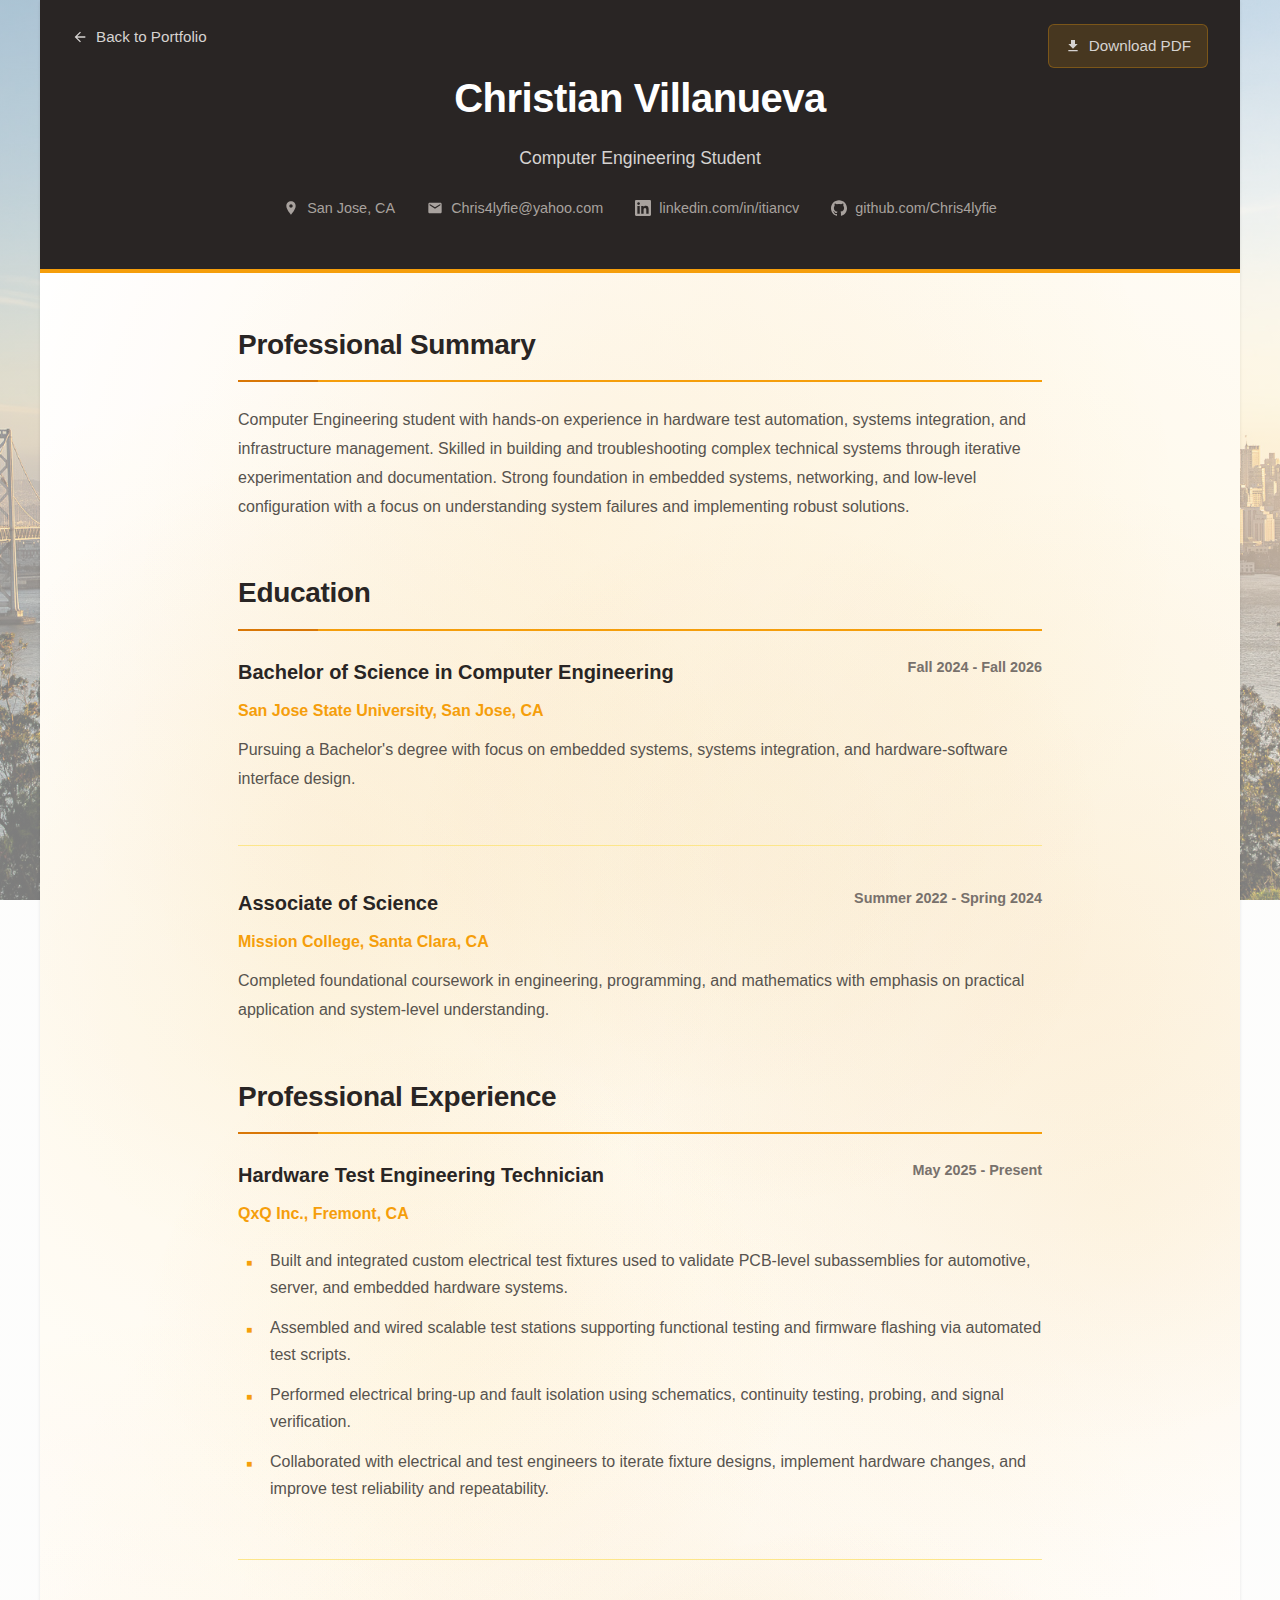
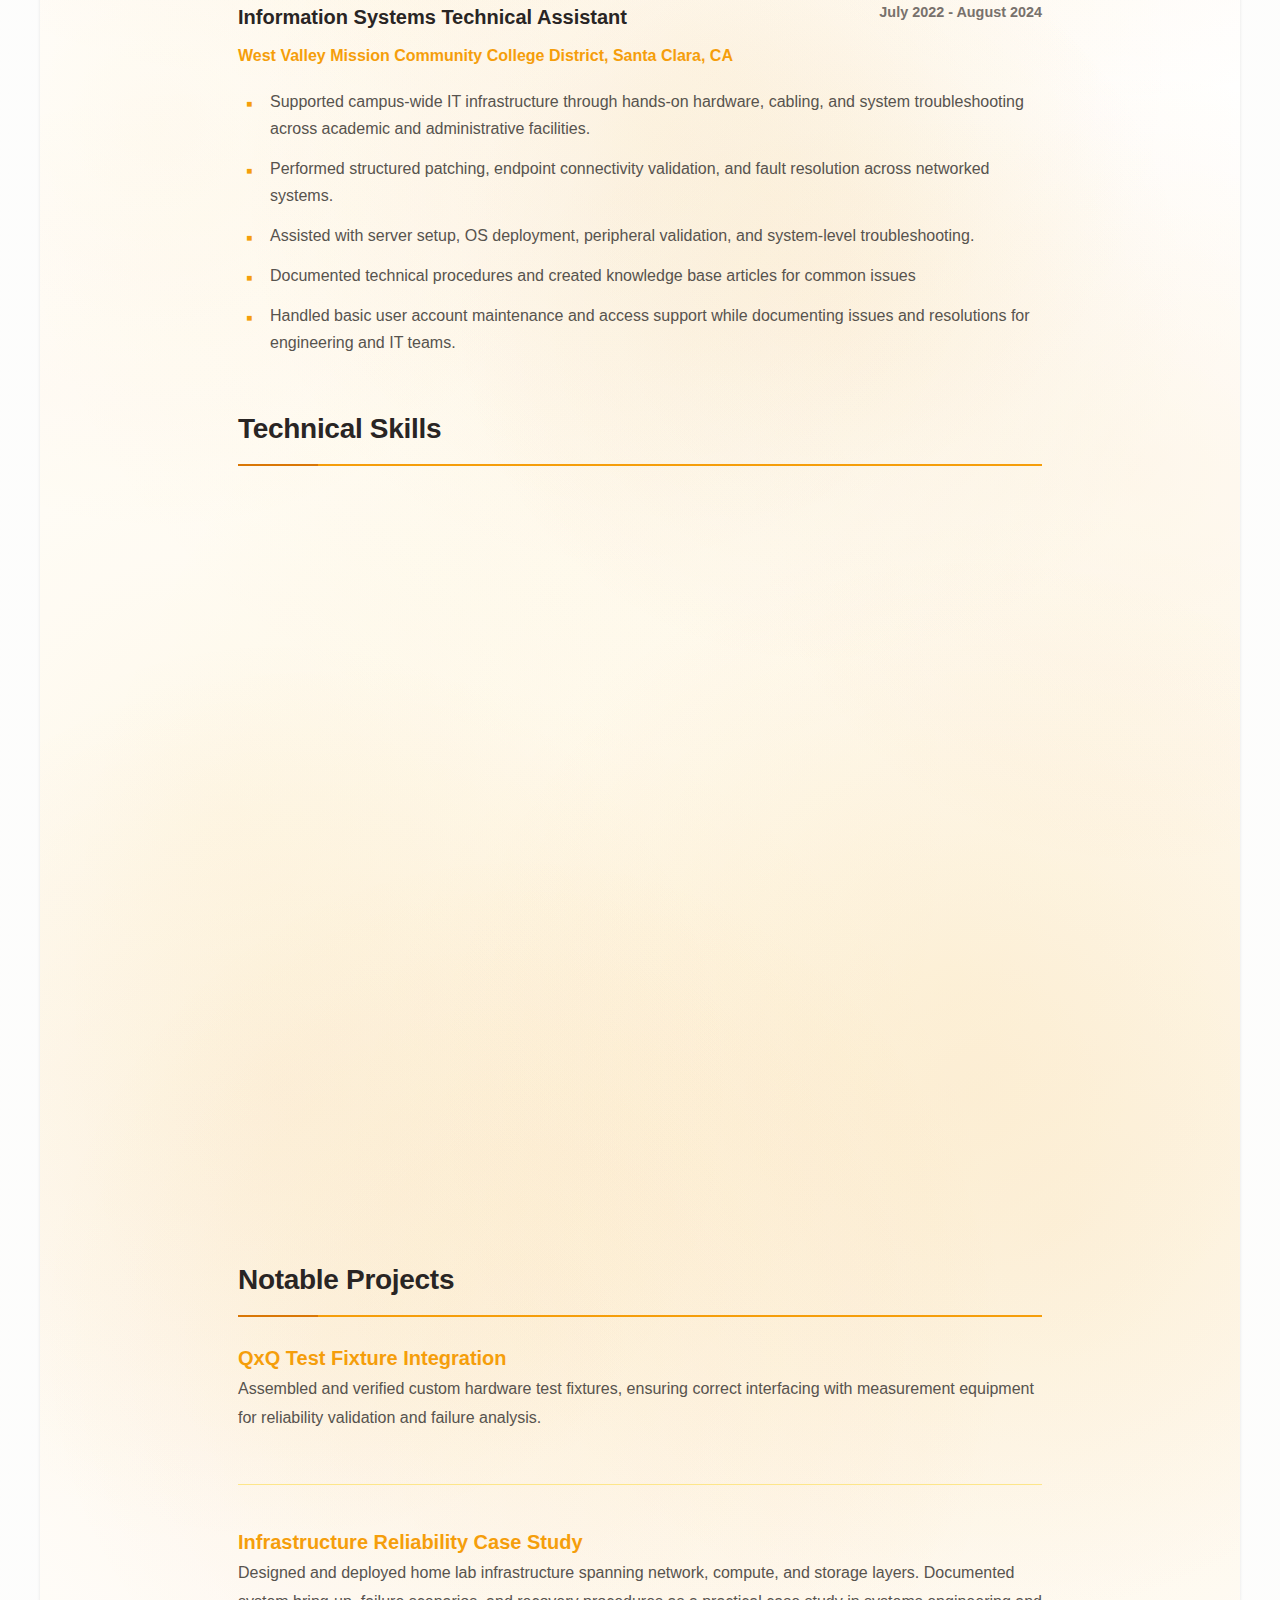
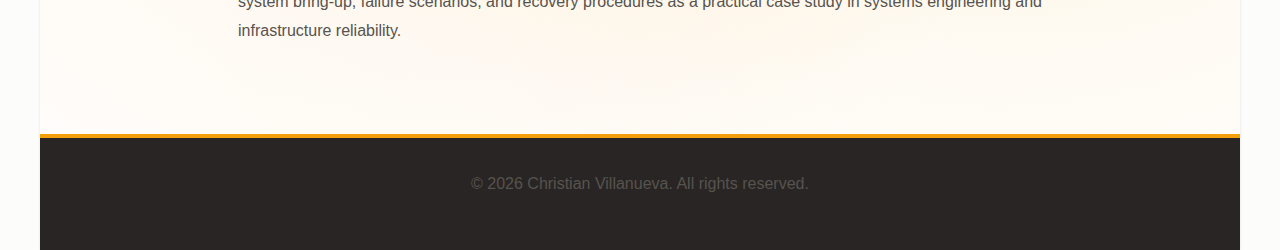
<file: resume.html>
<!DOCTYPE html>
<html lang="en">
<head>
  <meta charset="UTF-8">
  <meta name="viewport" content="width=device-width, initial-scale=1.0">
  <title>Resume - Christian Villanueva</title>
  <style>
    * {
      margin: 0;
      padding: 0;
      box-sizing: border-box;
    }

    html {
      scroll-behavior: smooth;
    }

    body {
      font-family: 'Inter', -apple-system, BlinkMacSystemFont, 'Segoe UI', sans-serif;
      line-height: 1.7;
      color: #292524;
      background: 
        linear-gradient(to bottom, rgba(250, 250, 249, 0.50), rgba(250, 250, 249, 0.50)),
        url('./assets/photos/SF-Skyline.jpg') center/cover no-repeat fixed;
      min-height: 100vh;
    }

    .container {
      max-width: 1200px;
      margin: 0 auto;
      background: white;
      box-shadow: 0 1px 3px rgba(0, 0, 0, 0.1);
      position: relative;
      z-index: 1;
    }

    .container::before {
      content: '';
      position: absolute;
      top: 0;
      left: 0;
      right: 0;
      bottom: 0;
      background-image: 
        radial-gradient(circle at 20% 30%, rgba(251, 191, 36, 0.15) 0%, transparent 25%),
        radial-gradient(circle at 45% 15%, rgba(245, 158, 11, 0.12) 0%, transparent 20%),
        radial-gradient(circle at 25% 25%, rgba(217, 119, 6, 0.08) 0%, transparent 15%),
        radial-gradient(circle at 80% 20%, rgba(251, 191, 36, 0.15) 0%, transparent 30%),
        radial-gradient(circle at 90% 35%, rgba(245, 158, 11, 0.1) 0%, transparent 20%),
        radial-gradient(circle at 85% 28%, rgba(217, 119, 6, 0.08) 0%, transparent 18%),
        radial-gradient(circle at 15% 70%, rgba(251, 191, 36, 0.12) 0%, transparent 28%),
        radial-gradient(circle at 25% 85%, rgba(245, 158, 11, 0.1) 0%, transparent 22%),
        radial-gradient(circle at 20% 78%, rgba(217, 119, 6, 0.07) 0%, transparent 16%),
        radial-gradient(circle at 75% 75%, rgba(251, 191, 36, 0.14) 0%, transparent 32%),
        radial-gradient(circle at 85% 82%, rgba(245, 158, 11, 0.11) 0%, transparent 24%),
        radial-gradient(circle at 78% 78%, rgba(217, 119, 6, 0.08) 0%, transparent 19%),
        radial-gradient(circle at 50% 50%, rgba(251, 191, 36, 0.08) 0%, transparent 35%),
        radial-gradient(circle at 55% 48%, rgba(245, 158, 11, 0.06) 0%, transparent 25%),
        radial-gradient(circle at 48% 52%, rgba(217, 119, 6, 0.05) 0%, transparent 20%);
      pointer-events: none;
      opacity: 0.7;
      z-index: 0;
    }

    .container::after {
      content: '';
      position: absolute;
      top: 0;
      left: 0;
      right: 0;
      bottom: 0;
      background-image: 
        radial-gradient(circle at 35% 40%, rgba(251, 191, 36, 0.08) 0%, transparent 15%),
        radial-gradient(circle at 32% 38%, rgba(245, 158, 11, 0.06) 0%, transparent 12%),
        radial-gradient(circle at 65% 55%, rgba(217, 119, 6, 0.09) 0%, transparent 18%),
        radial-gradient(circle at 68% 52%, rgba(251, 191, 36, 0.07) 0%, transparent 14%),
        radial-gradient(circle at 40% 85%, rgba(245, 158, 11, 0.08) 0%, transparent 16%),
        radial-gradient(circle at 60% 25%, rgba(217, 119, 6, 0.07) 0%, transparent 13%),
        radial-gradient(circle at 10% 50%, rgba(251, 191, 36, 0.1) 0%, transparent 20%),
        radial-gradient(circle at 92% 60%, rgba(245, 158, 11, 0.09) 0%, transparent 17%);
      pointer-events: none;
      opacity: 0.5;
      z-index: 0;
    }

    /* Header */
    header {
      background: #292524;
      color: white;
      padding: 4rem 3rem 3rem;
      position: relative;
      border-bottom: 4px solid #f59e0b;
      z-index: 10;
      text-align: center;
    }

    .back-link {
      position: absolute;
      top: 1.5rem;
      left: 2rem;
      color: #d6d3d1;
      text-decoration: none;
      font-size: 0.95rem;
      font-weight: 500;
      display: flex;
      align-items: center;
      gap: 0.5rem;
      transition: all 0.2s ease;
    }

    .back-link:hover {
      color: #fbbf24;
      transform: translateX(-4px);
    }

    .back-link svg {
      width: 16px;
      height: 16px;
      fill: currentColor;
    }

    .download-link {
      position: absolute;
      top: 1.5rem;
      right: 2rem;
      color: #d6d3d1;
      text-decoration: none;
      font-size: 0.95rem;
      font-weight: 500;
      display: flex;
      align-items: center;
      gap: 0.5rem;
      transition: all 0.2s ease;
      background: rgba(245, 158, 11, 0.15);
      padding: 0.5rem 1rem;
      border-radius: 6px;
      border: 1px solid rgba(245, 158, 11, 0.3);
    }

    .download-link:hover {
      color: #fbbf24;
      background: rgba(245, 158, 11, 0.25);
      transform: translateY(-2px);
    }

    .download-link svg {
      width: 16px;
      height: 16px;
      fill: currentColor;
    }

    h1 {
      font-size: 2.5rem;
      font-weight: 700;
      margin-bottom: 0.75rem;
      letter-spacing: -0.5px;
      color: white;
    }

    .subtitle {
      font-size: 1.1rem;
      color: #d6d3d1;
      font-weight: 400;
      line-height: 1.6;
      max-width: 800px;
      margin: 0 auto;
    }

    .contact-info {
      display: flex;
      justify-content: center;
      gap: 2rem;
      flex-wrap: wrap;
      font-size: 0.9rem;
      color: #a8a29e;
      margin-top: 1.5rem;
    }

    .contact-item {
      display: flex;
      align-items: center;
      gap: 0.5rem;
    }

    .contact-item svg {
      width: 16px;
      height: 16px;
      fill: currentColor;
    }

    .contact-item a {
      color: #a8a29e;
      text-decoration: none;
      transition: color 0.2s ease;
    }

    .contact-item a:hover {
      color: #fbbf24;
    }

    /* Content */
    .content {
      padding: 3rem;
      max-width: 900px;
      margin: 0 auto;
      position: relative;
      z-index: 10;
    }

    h2 {
      color: #292524;
      font-size: 1.75rem;
      margin: 3rem 0 1.5rem;
      padding-bottom: 0.75rem;
      border-bottom: 2px solid #f59e0b;
      font-weight: 700;
      letter-spacing: -0.3px;
      position: relative;
    }

    h2::before {
      content: '';
      position: absolute;
      bottom: -2px;
      left: 0;
      width: 80px;
      height: 2px;
      background: #d97706;
    }

    .content > section:first-child h2 {
      margin-top: 0;
    }

    h3 {
      color: #292524;
      font-size: 1.25rem;
      margin: 2rem 0 1rem;
      font-weight: 600;
    }

    p {
      margin-bottom: 1.2rem;
      color: #57534e;
      font-size: 1rem;
      line-height: 1.8;
    }

    strong {
      color: #292524;
      font-weight: 600;
    }

    ul {
      margin: 1.2rem 0 1.5rem 0;
      list-style: none;
    }

    ul li {
      position: relative;
      padding-left: 2rem;
      margin-bottom: 0.8rem;
      color: #57534e;
      font-size: 1rem;
      line-height: 1.7;
    }

    ul li:before {
      content: "▪";
      position: absolute;
      left: 0.5rem;
      color: #f59e0b;
      font-size: 1.2rem;
    }

    .experience-item,
    .education-item {
      margin-bottom: 2.5rem;
      padding-bottom: 2rem;
      border-bottom: 1px solid #fde68a;
    }

    .experience-item:last-child,
    .education-item:last-child {
      border-bottom: none;
      padding-bottom: 0;
    }

    .item-header {
      display: flex;
      justify-content: space-between;
      align-items: flex-start;
      margin-bottom: 0.5rem;
      flex-wrap: wrap;
      gap: 0.5rem;
    }

    .item-title {
      font-size: 1.25rem;
      font-weight: 700;
      color: #292524;
      flex: 1;
    }

    .item-title a {
      color: #f59e0b;
      text-decoration: none;
      transition: all 0.3s ease;
      position: relative;
      display: inline-flex;
      align-items: center;
      gap: 0.5rem;
    }

    .item-title a::after {
      content: '→';
      opacity: 0;
      transform: translateX(-10px);
      transition: all 0.3s ease;
      font-weight: 700;
    }

    .item-title a:hover {
      color: #d97706;
      transform: translateX(4px);
    }

    .item-title a:hover::after {
      opacity: 1;
      transform: translateX(0);
    }

    .item-date {
      font-size: 0.9rem;
      color: #78716c;
      font-weight: 600;
      white-space: nowrap;
    }

    .item-company {
      font-size: 1rem;
      color: #f59e0b;
      font-weight: 600;
      margin-bottom: 0.75rem;
    }

    /* Enhanced Skills Section */
    .skills-grid {
      display: grid;
      grid-template-columns: 1fr;
      gap: 2.5rem;
      margin: 2rem 0;
    }

    .skill-category {
      opacity: 0;
      transform: translateY(20px);
      animation: fadeInUp 0.6s ease forwards;
    }

    .skill-category:nth-child(1) { animation-delay: 0.1s; }
    .skill-category:nth-child(2) { animation-delay: 0.2s; }
    .skill-category:nth-child(3) { animation-delay: 0.3s; }
    .skill-category:nth-child(4) { animation-delay: 0.4s; }

    .skill-category-title {
      font-size: 1.1rem;
      font-weight: 700;
      color: #292524;
      margin-bottom: 1.25rem;
      padding-bottom: 0.5rem;
      border-bottom: 2px solid #fde68a;
      position: relative;
    }

    .skill-category-title::after {
      content: '';
      position: absolute;
      bottom: -2px;
      left: 0;
      width: 60px;
      height: 2px;
      background: #f59e0b;
    }

    .skill-tags {
      display: grid;
      grid-template-columns: repeat(auto-fit, minmax(200px, 1fr));
      gap: 1rem;
    }

    .skill-tag {
      padding: 0;
      background: transparent;
      color: #57534e;
      border-radius: 0;
      font-size: 0.9rem;
      font-weight: 500;
      border: none;
      opacity: 0;
      transform: translateX(-20px);
      animation: slideIn 0.5s ease forwards;
      transition: all 0.3s ease;
      cursor: default;
      position: relative;
      padding-bottom: 0.5rem;
    }

    .skill-tag::after {
      content: '';
      position: absolute;
      bottom: 0;
      left: 0;
      height: 3px;
      background: linear-gradient(90deg, #f59e0b 0%, #fbbf24 100%);
      border-radius: 3px;
      width: 0;
      transition: width 0.6s cubic-bezier(0.4, 0, 0.2, 1);
    }

    .skill-tag.animated::after {
      width: var(--skill-level, 85%);
    }

    .skill-tag:hover {
      color: #292524;
      transform: translateX(4px);
    }

    .skill-tag:hover::after {
      width: 100% !important;
      background: linear-gradient(90deg, #d97706 0%, #f59e0b 100%);
    }

    @keyframes slideIn {
      to {
        opacity: 1;
        transform: translateX(0);
      }
    }

    /* Stagger animation for skill tags */
    .skill-category:nth-child(1) .skill-tag:nth-child(1) { animation-delay: 0.2s; }
    .skill-category:nth-child(1) .skill-tag:nth-child(2) { animation-delay: 0.25s; }
    .skill-category:nth-child(1) .skill-tag:nth-child(3) { animation-delay: 0.3s; }
    .skill-category:nth-child(1) .skill-tag:nth-child(4) { animation-delay: 0.35s; }
    .skill-category:nth-child(1) .skill-tag:nth-child(5) { animation-delay: 0.4s; }

    .skill-category:nth-child(2) .skill-tag:nth-child(1) { animation-delay: 0.3s; }
    .skill-category:nth-child(2) .skill-tag:nth-child(2) { animation-delay: 0.35s; }
    .skill-category:nth-child(2) .skill-tag:nth-child(3) { animation-delay: 0.4s; }
    .skill-category:nth-child(2) .skill-tag:nth-child(4) { animation-delay: 0.45s; }
    .skill-category:nth-child(2) .skill-tag:nth-child(5) { animation-delay: 0.5s; }

    .skill-category:nth-child(3) .skill-tag:nth-child(1) { animation-delay: 0.4s; }
    .skill-category:nth-child(3) .skill-tag:nth-child(2) { animation-delay: 0.45s; }
    .skill-category:nth-child(3) .skill-tag:nth-child(3) { animation-delay: 0.5s; }
    .skill-category:nth-child(3) .skill-tag:nth-child(4) { animation-delay: 0.55s; }
    .skill-category:nth-child(3) .skill-tag:nth-child(5) { animation-delay: 0.6s; }
    .skill-category:nth-child(3) .skill-tag:nth-child(6) { animation-delay: 0.65s; }
    .skill-category:nth-child(3) .skill-tag:nth-child(7) { animation-delay: 0.7s; }

    .skill-category:nth-child(4) .skill-tag:nth-child(1) { animation-delay: 0.5s; }
    .skill-category:nth-child(4) .skill-tag:nth-child(2) { animation-delay: 0.55s; }
    .skill-category:nth-child(4) .skill-tag:nth-child(3) { animation-delay: 0.6s; }
    .skill-category:nth-child(4) .skill-tag:nth-child(4) { animation-delay: 0.65s; }
    .skill-category:nth-child(4) .skill-tag:nth-child(5) { animation-delay: 0.7s; }

    @keyframes fadeInUp {
      to {
        opacity: 1;
        transform: translateY(0);
      }
    }

    @keyframes popIn {
      0% {
        opacity: 0;
        transform: scale(0.8);
      }
      50% {
        transform: scale(1.05);
      }
      100% {
        opacity: 1;
        transform: scale(1);
      }
    }

    /* Footer */
    footer {
      background: #292524;
      color: #d6d3d1;
      text-align: center;
      padding: 2rem 3rem;
      border-top: 4px solid #f59e0b;
      position: relative;
      z-index: 10;
    }

    /* Mobile Styles */
    @media (min-width: 860px) {
      .skills-grid {
        grid-template-columns: 1fr 1fr;
      }
    }

    @media (max-width: 768px) {
      header {
        padding: 3rem 1.5rem 2rem;
      }

      .back-link {
        position: static;
        margin-bottom: 1rem;
        justify-content: center;
      }

      .download-link {
        position: static;
        margin-bottom: 1rem;
        justify-content: center;
      }

      h1 {
        font-size: 2rem;
      }

      .subtitle {
        font-size: 1rem;
      }

      .content {
        padding: 2rem 1.5rem;
      }

      h2 {
        font-size: 1.5rem;
      }

      .contact-info {
        gap: 1rem;
        flex-direction: column;
        align-items: center;
      }

      .item-header {
        flex-direction: column;
        align-items: flex-start;
      }

      .item-date {
        white-space: normal;
      }
    }

    ::selection {
      background: #fbbf24;
      color: #292524;
    }

    /* Scroll Progress Indicator */
    .progress-bar {
      position: fixed;
      top: 0;
      left: 0;
      height: 4px;
      background: linear-gradient(90deg, #f59e0b 0%, #fbbf24 100%);
      width: 0%;
      z-index: 1000;
      transition: width 0.1s ease;
    }

    /* Intersection Observer classes for scroll-triggered animations */
    .skill-category.animate-on-scroll {
      opacity: 0;
      transform: translateY(30px);
    }

    .skill-category.animate-on-scroll.visible {
      animation: fadeInUp 0.6s ease forwards;
    }
  </style>
</head>
<body>
  <div class="progress-bar" id="progressBar"></div>

  <div class="container">
    <header>
      <a href="index.html" class="back-link">
        <svg viewBox="0 0 24 24" xmlns="http://www.w3.org/2000/svg">
          <path d="M20 11H7.83l5.59-5.59L12 4l-8 8 8 8 1.41-1.41L7.83 13H20v-2z"/>
        </svg>
        Back to Portfolio
      </a>
      <a href="./assets/Resume.pdf" class="download-link" download="Christian_Villanueva_Resume.pdf">
        <svg viewBox="0 0 24 24" xmlns="http://www.w3.org/2000/svg">
          <path d="M19 9h-4V3H9v6H5l7 7 7-7zM5 18v2h14v-2H5z"/>
        </svg>
        Download PDF
      </a>
      <h1>Christian Villanueva</h1>
      <p class="subtitle">Computer Engineering Student</p>
      <div class="contact-info">
        <div class="contact-item">
          <svg viewBox="0 0 24 24" xmlns="http://www.w3.org/2000/svg">
            <path d="M12 2C8.13 2 5 5.13 5 9c0 5.25 7 13 7 13s7-7.75 7-13c0-3.87-3.13-7-7-7zm0 9.5c-1.38 0-2.5-1.12-2.5-2.5s1.12-2.5 2.5-2.5 2.5 1.12 2.5 2.5-1.12 2.5-2.5 2.5z"/>
          </svg>
          San Jose, CA
        </div>
        <div class="contact-item">
          <svg viewBox="0 0 24 24" xmlns="http://www.w3.org/2000/svg">
            <path d="M20 4H4c-1.1 0-1.99.9-1.99 2L2 18c0 1.1.9 2 2 2h16c1.1 0 2-.9 2-2V6c0-1.1-.9-2-2-2zm0 4l-8 5-8-5V6l8 5 8-5v2z"/>
          </svg>
          <a href="mailto:Chris4lyfie@yahoo.com">Chris4lyfie@yahoo.com</a>
        </div>
        <div class="contact-item">
          <svg viewBox="0 0 24 24" xmlns="http://www.w3.org/2000/svg">
            <path d="M20.447 20.452h-3.554v-5.569c0-1.328-.027-3.037-1.852-3.037-1.853 0-2.136 1.445-2.136 2.939v5.667H9.351V9h3.414v1.561h.046c.477-.9 1.637-1.85 3.37-1.85 3.601 0 4.267 2.37 4.267 5.455v6.286zM5.337 7.433c-1.144 0-2.063-.926-2.063-2.065 0-1.138.92-2.063 2.063-2.063 1.14 0 2.064.925 2.064 2.063 0 1.139-.925 2.065-2.064 2.065zm1.782 13.019H3.555V9h3.564v11.452zM22.225 0H1.771C.792 0 0 .774 0 1.729v20.542C0 23.227.792 24 1.771 24h20.451C23.2 24 24 23.227 24 22.271V1.729C24 .774 23.2 0 22.222 0h.003z"/>
          </svg>
          <a href="https://www.linkedin.com/in/itiancv/" target="_blank">linkedin.com/in/itiancv</a>
        </div>
        <div class="contact-item">
          <svg viewBox="0 0 24 24" xmlns="http://www.w3.org/2000/svg">
            <path d="M12 .297c-6.63 0-12 5.373-12 12 0 5.303 3.438 9.8 8.205 11.385.6.113.82-.258.82-.577 0-.285-.01-1.04-.015-2.04-3.338.724-4.042-1.61-4.042-1.61C4.422 18.07 3.633 17.7 3.633 17.7c-1.087-.744.084-.729.084-.729 1.205.084 1.838 1.236 1.838 1.236 1.07 1.835 2.809 1.305 3.495.998.108-.776.417-1.305.76-1.605-2.665-.3-5.466-1.332-5.466-5.93 0-1.31.465-2.38 1.235-3.22-.135-.303-.54-1.523.105-3.176 0 0 1.005-.322 3.3 1.23.96-.267 1.98-.399 3-.405 1.02.006 2.04.138 3 .405 2.28-1.552 3.285-1.23 3.285-1.23.645 1.653.24 2.873.12 3.176.765.84 1.23 1.91 1.23 3.22 0 4.61-2.805 5.625-5.475 5.92.42.36.81 1.096.81 2.22 0 1.606-.015 2.896-.015 3.286 0 .315.21.69.825.57C20.565 22.092 24 17.592 24 12.297c0-6.627-5.373-12-12-12"/>
          </svg>
          <a href="https://github.com/Chris4lyfie" target="_blank">github.com/Chris4lyfie</a>
        </div>
      </div>
    </header>

    <div class="content">
      
      <!-- Professional Summary -->
      <section>
        <h2>Professional Summary</h2>
        <p>
          Computer Engineering student with hands-on experience in hardware test automation, systems integration, and infrastructure management. Skilled in building and troubleshooting complex technical systems through iterative experimentation and documentation. Strong foundation in embedded systems, networking, and low-level configuration with a focus on understanding system failures and implementing robust solutions.
        </p>
      </section>

      <!-- Education -->
      <section>
        <h2>Education</h2>
        
        <div class="education-item">
          <div class="item-header">
            <div class="item-title">Bachelor of Science in Computer Engineering</div>
            <div class="item-date">Fall 2024 - Fall 2026</div>
          </div>
          <div class="item-company">San Jose State University, San Jose, CA</div>
          <p>
            Pursuing a Bachelor's degree with focus on embedded systems, systems integration, and hardware-software interface design.
          </p>
        </div>

        <div class="education-item">
          <div class="item-header">
            <div class="item-title">Associate of Science</div>
            <div class="item-date">Summer 2022 - Spring 2024</div>
          </div>
          <div class="item-company">Mission College, Santa Clara, CA</div>
          <p>
            Completed foundational coursework in engineering, programming, and mathematics with emphasis on practical application and system-level understanding.
          </p>
        </div>
      </section>

      <!-- Professional Experience -->
      <section>
        <h2>Professional Experience</h2>
        
        <div class="experience-item">
          <div class="item-header">
            <div class="item-title">Hardware Test Engineering Technician</div>
            <div class="item-date">May 2025 - Present</div>
          </div>
          <div class="item-company">QxQ Inc., Fremont, CA</div>
          <ul>
            <li>Built and integrated custom electrical test fixtures used to validate PCB-level subassemblies for automotive, server, and embedded hardware systems.</li>
            <li>Assembled and wired scalable test stations supporting functional testing and firmware flashing via automated test scripts.</li>
            <li>Performed electrical bring-up and fault isolation using schematics, continuity testing, probing, and signal verification.</li>
            <li>Collaborated with electrical and test engineers to iterate fixture designs, implement hardware changes, and improve test reliability and repeatability.</li>
          </ul>
        </div>

        <div class="experience-item">
          <div class="item-header">
            <div class="item-title">Information Systems Technical Assistant</div>
            <div class="item-date">July 2022 - August 2024</div>
          </div>
          <div class="item-company">West Valley Mission Community College District, Santa Clara, CA</div>
          <ul>
            <li>Supported campus-wide IT infrastructure through hands-on hardware, cabling, and system troubleshooting across academic and administrative facilities.</li>
            <li>Performed structured patching, endpoint connectivity validation, and fault resolution across networked systems.</li>
            <li>Assisted with server setup, OS deployment, peripheral validation, and system-level troubleshooting.</li>
            <li>Documented technical procedures and created knowledge base articles for common issues</li>
            <li>Handled basic user account maintenance and access support while documenting issues and resolutions for engineering and IT teams.</li>
          </ul>
        </div>
      </section>

      <!-- Technical Skills -->
      <section id="skills-section">
        <h2>Technical Skills</h2>
        <div class="skills-grid">
          <div class="skill-category">
            <div class="skill-category-title">Hardware & Testing</div>
            <div class="skill-tags">
              <span class="skill-tag" style="--skill-level: 25%">Test Automation</span>
              <span class="skill-tag" style="--skill-level: 75%">Hardware Validation</span>
              <span class="skill-tag" style="--skill-level: 85%">Fixture Integration</span>
              <span class="skill-tag" style="--skill-level: 30%">Embedded Systems</span>
              <span class="skill-tag" style="--skill-level: 35%">Oscilloscopes</span>
            </div>
          </div>

          <div class="skill-category">
            <div class="skill-category-title">Systems & Infrastructure</div>
            <div class="skill-tags">
              <span class="skill-tag" style="--skill-level: 70%">Linux/Unix</span>
              <span class="skill-tag" style="--skill-level: 80%">Networking</span>
              <span class="skill-tag" style="--skill-level: 75%">System Administration</span>
              <span class="skill-tag" style="--skill-level: 70%">Infrastructure Design</span>
              <span class="skill-tag" style="--skill-level: 65%">Virtualization</span>
            </div>
          </div>

          <div class="skill-category">
            <div class="skill-category-title">Programming & Tools</div>
            <div class="skill-tags">
              <span class="skill-tag" style="--skill-level: 30%">Java</span>
              <span class="skill-tag" style="--skill-level: 50%">C/C++</span>
              <span class="skill-tag" style="--skill-level: 55%">Verilog</span>
              <span class="skill-tag" style="--skill-level: 60%">Bash/Shell</span>
              <span class="skill-tag" style="--skill-level: 65%">Git</span>
              <span class="skill-tag" style="--skill-level: 20%">LTspice</span>
              <span class="skill-tag" style="--skill-level: 85%">Documentation</span>
            </div>
          </div>

          <div class="skill-category">
            <div class="skill-category-title">Engineering Practices</div>
            <div class="skill-tags">
              <span class="skill-tag" style="--skill-level: 85%">Debugging</span>
              <span class="skill-tag" style="--skill-level: 80%">Root Cause Analysis</span>
              <span class="skill-tag" style="--skill-level: 85%">Technical Writing</span>
              <span class="skill-tag" style="--skill-level: 70%">Quality Assurance</span>
              <span class="skill-tag" style="--skill-level: 80%">Problem Solving</span>
            </div>
          </div>
        </div>
      </section>

      <!-- Projects -->
      <section>
        <h2>Notable Projects</h2>
        
        <div class="experience-item">
          <div class="item-title"><a href="projects/QxQ.html">QxQ Test Fixture Integration</a></div>
          <p>
            Assembled and verified custom hardware test fixtures, ensuring correct interfacing with measurement equipment for reliability validation and failure analysis.
          </p>
        </div>

        <div class="experience-item">
          <div class="item-title"><a href="projects/Home-Infrastructure.html">Infrastructure Reliability Case Study</a></div>
          <p>
            Designed and deployed home lab infrastructure spanning network, compute, and storage layers. Documented system bring-up, failure scenarios, and recovery procedures as a practical case study in systems engineering and infrastructure reliability.
          </p>
        </div>
      </section>
    </div>

    <footer>
      <p>&copy; 2026 Christian Villanueva. All rights reserved.</p>
    </footer>
  </div>

  <script>
    // Scroll progress bar
    window.addEventListener('scroll', () => {
      const winScroll = document.body.scrollTop || document.documentElement.scrollTop;
      const height = document.documentElement.scrollHeight - document.documentElement.clientHeight;
      const scrolled = (winScroll / height) * 100;
      document.getElementById('progressBar').style.width = scrolled + '%';
    });

    // Animate skill bars when they come into view
    const skillObserver = new IntersectionObserver((entries) => {
      entries.forEach(entry => {
        if (entry.isIntersecting) {
          // Trigger the bar animation
          const tags = entry.target.querySelectorAll('.skill-tag');
          tags.forEach((tag, index) => {
            setTimeout(() => {
              tag.classList.add('animated');
            }, index * 100);
          });
          skillObserver.unobserve(entry.target);
        }
      });
    }, { threshold: 0.3 });

    document.querySelectorAll('.skill-category').forEach(category => {
      skillObserver.observe(category);
    });
  </script>
</body>
</html>
</file>
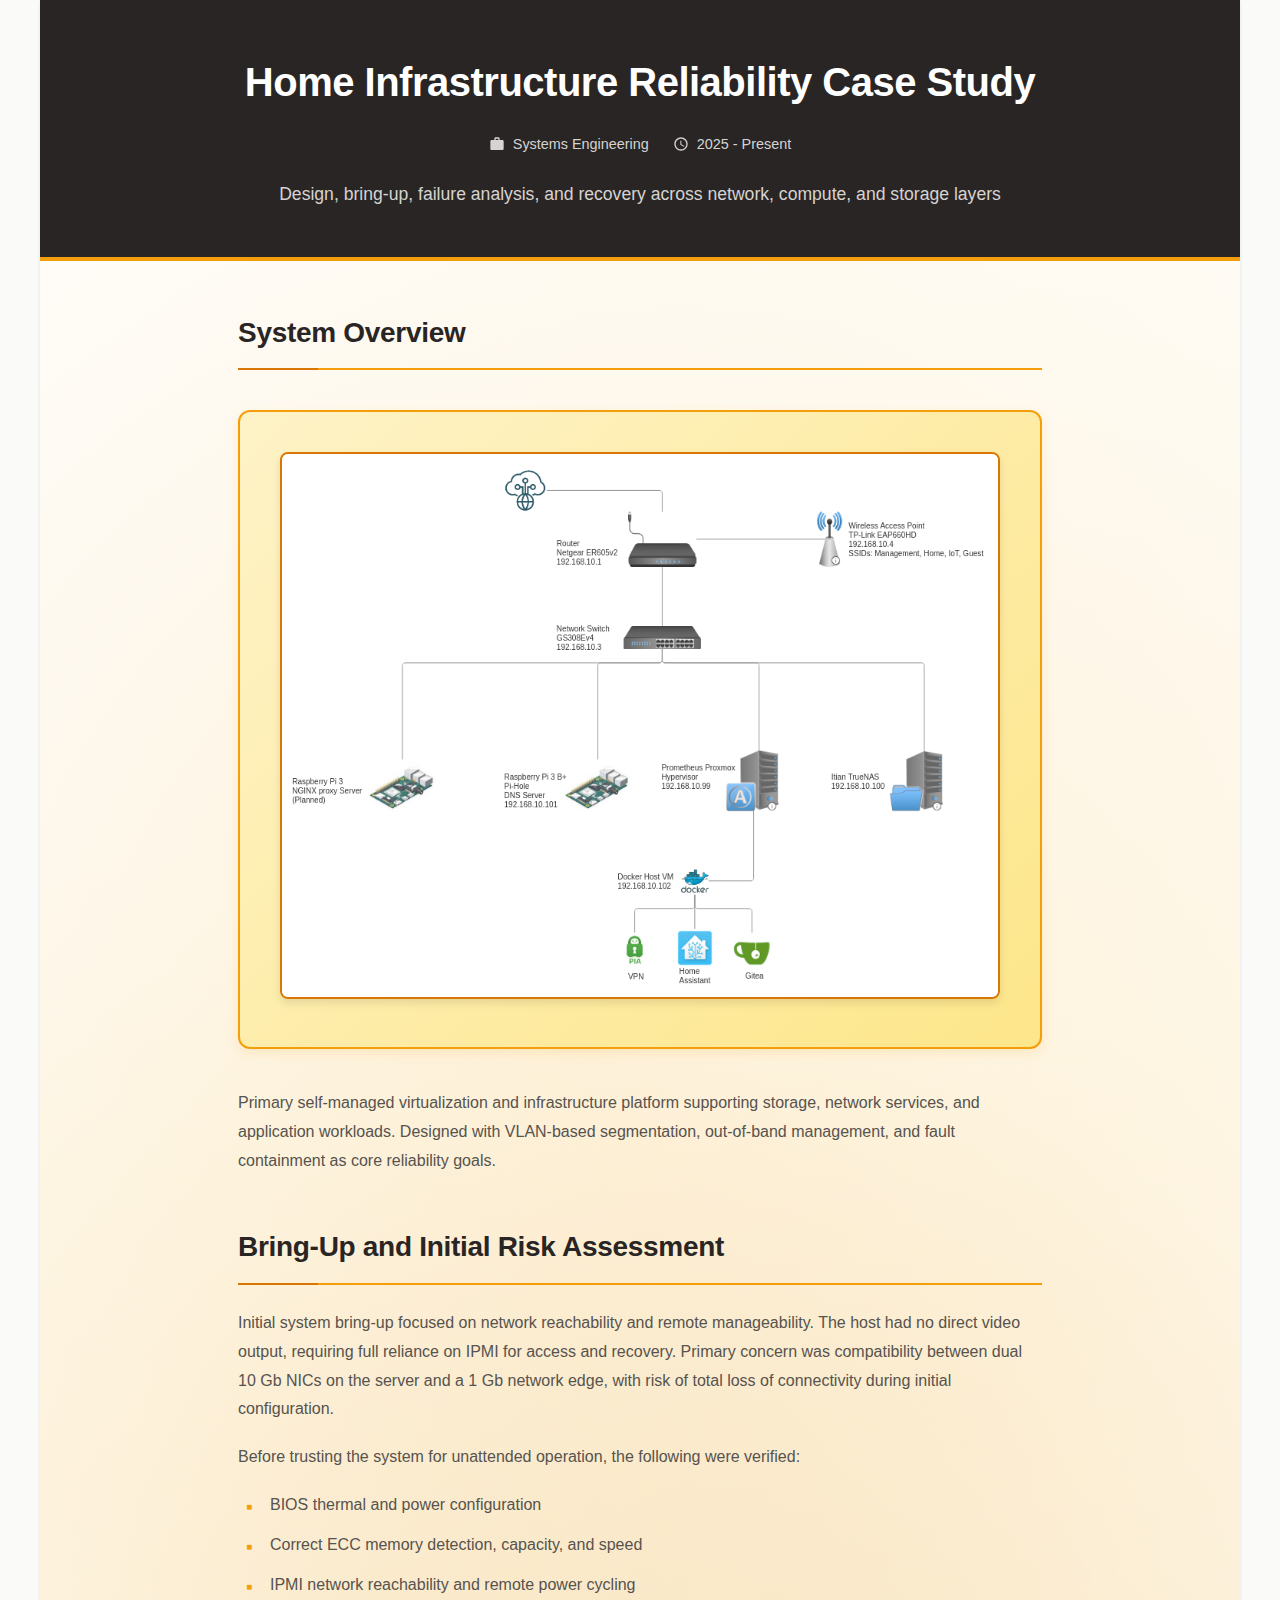
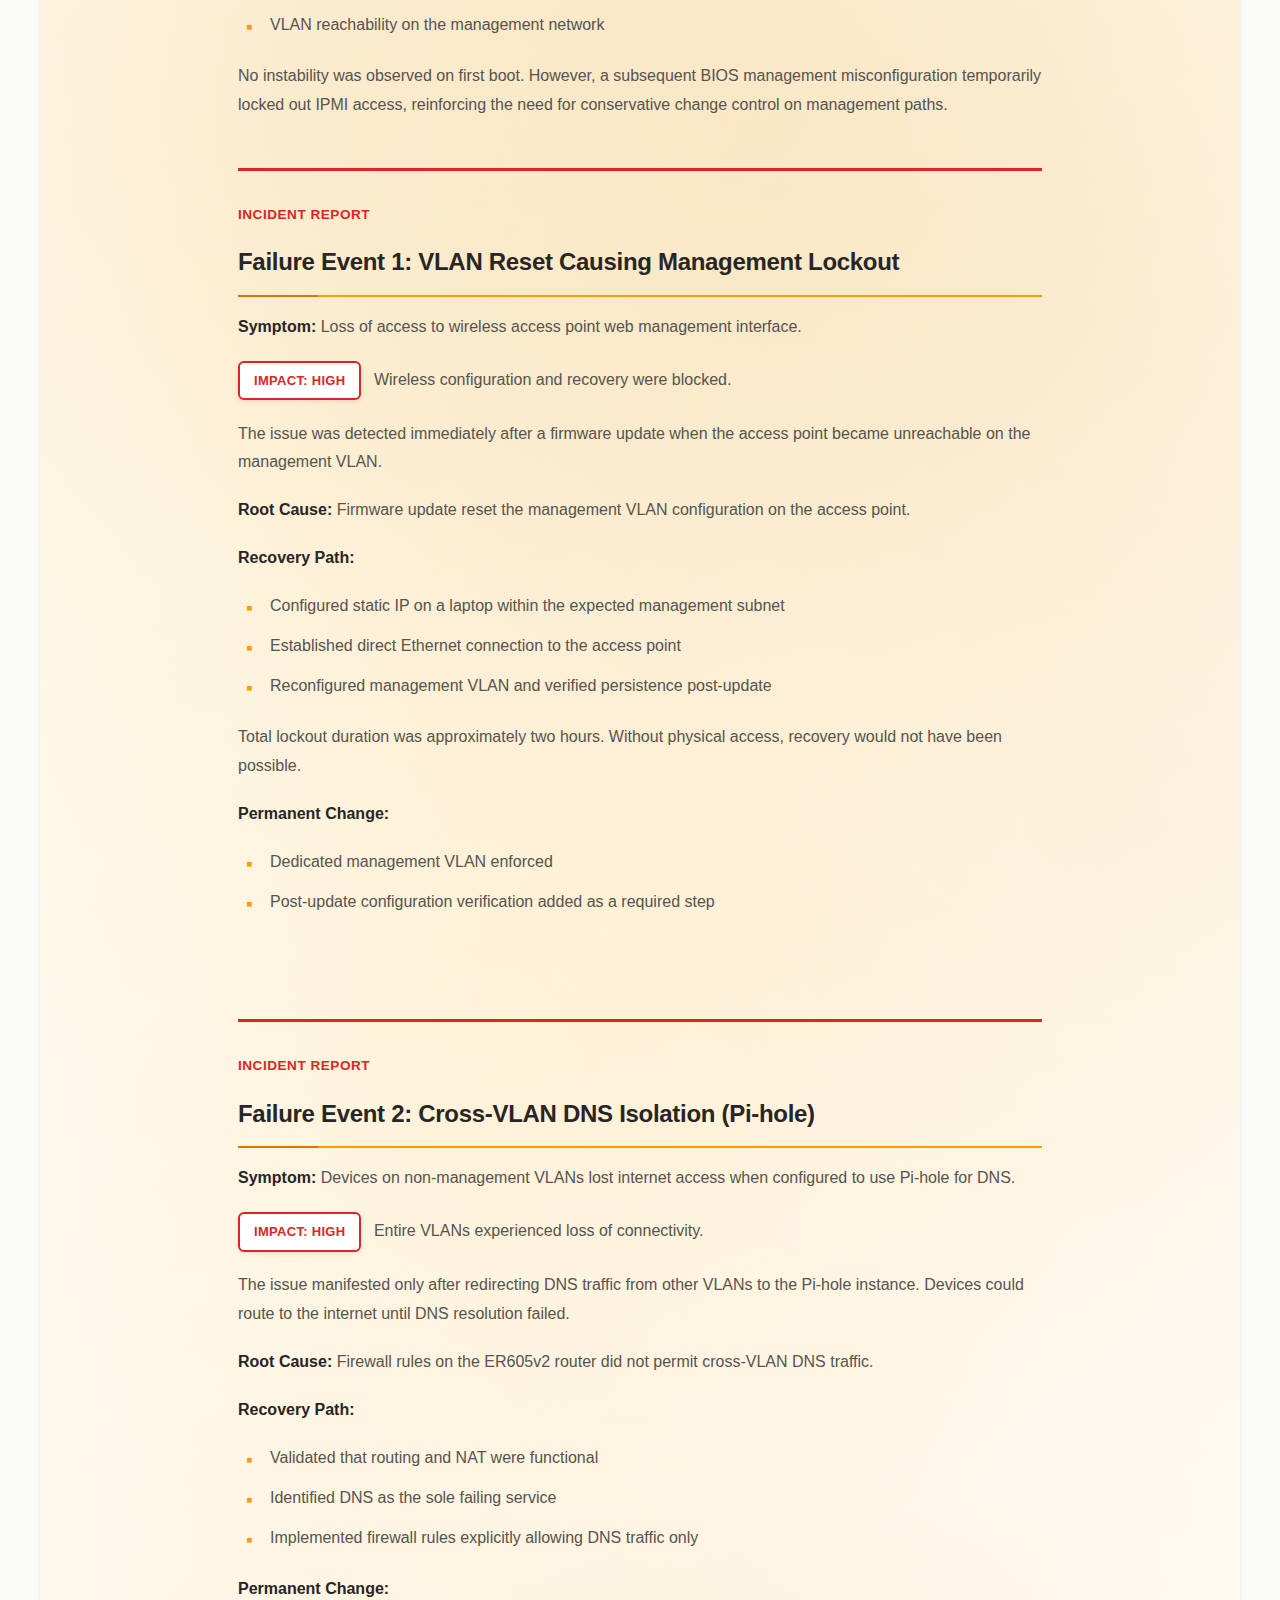
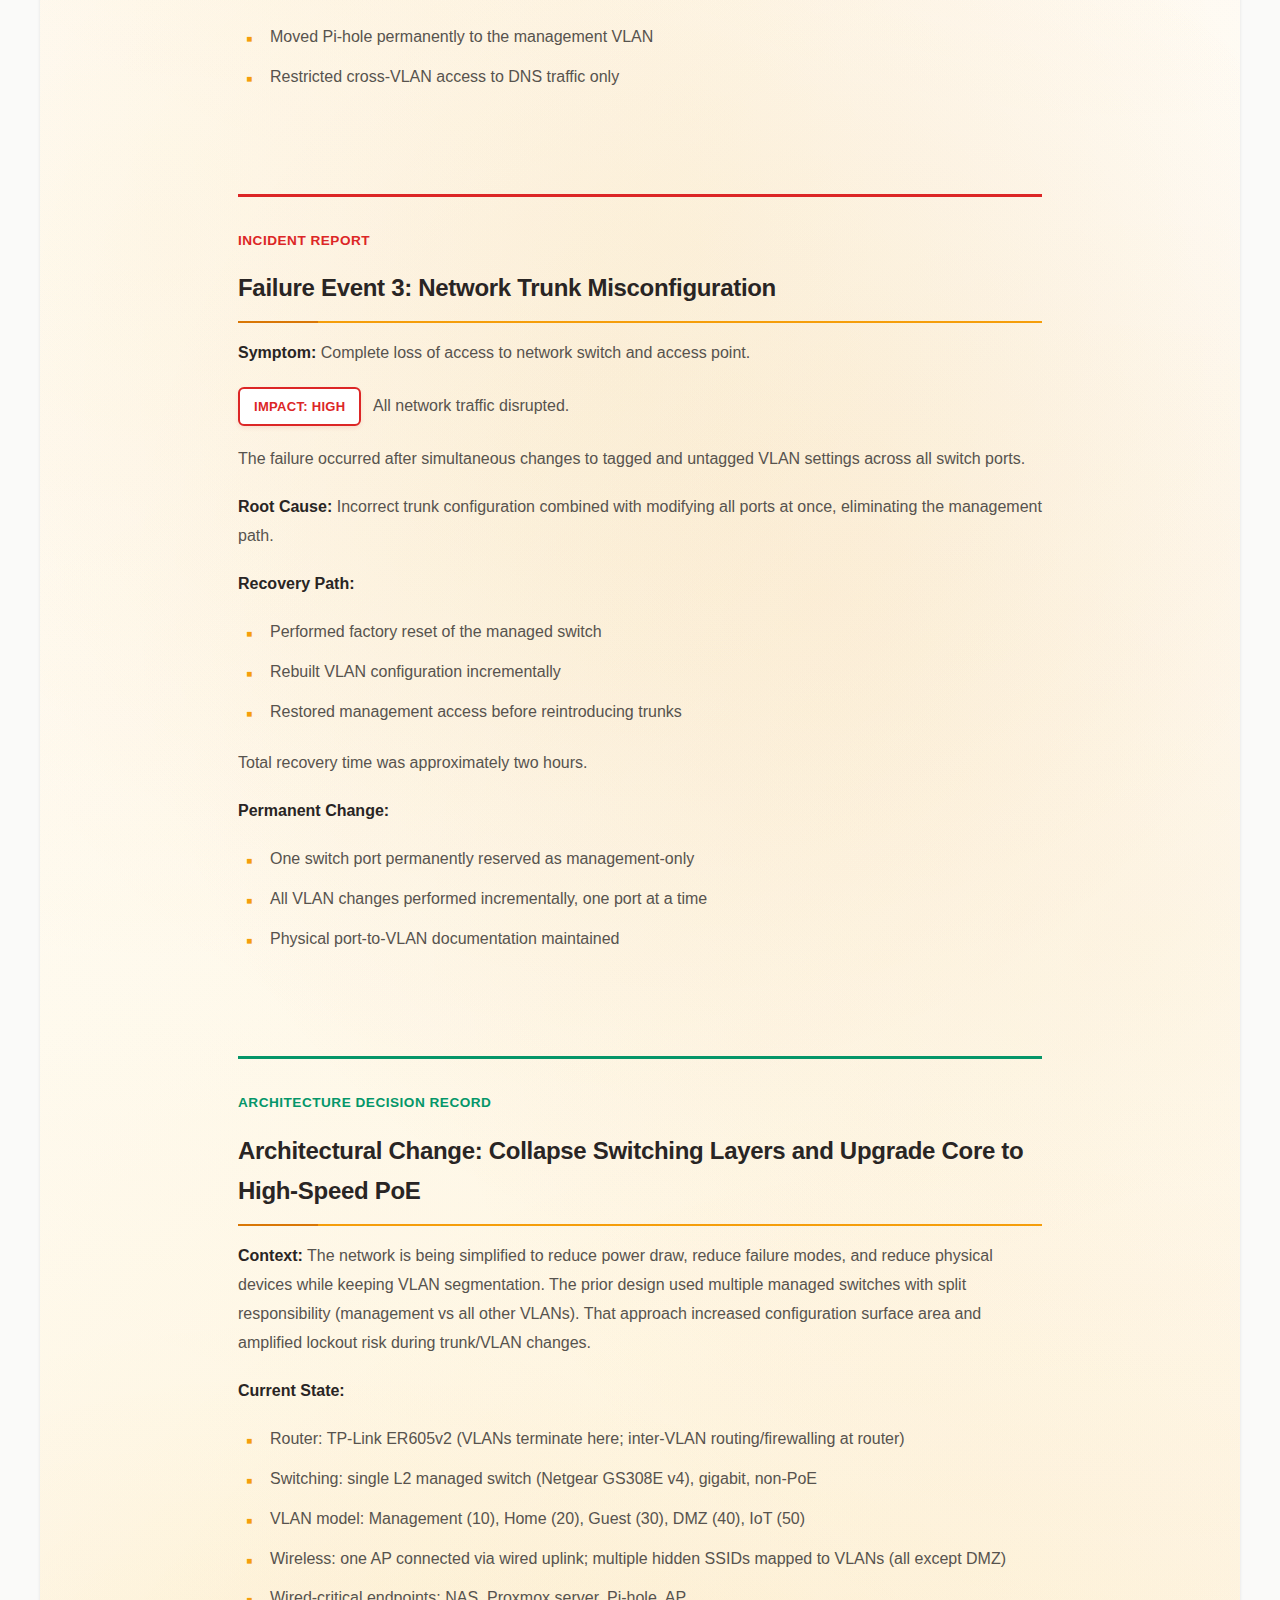
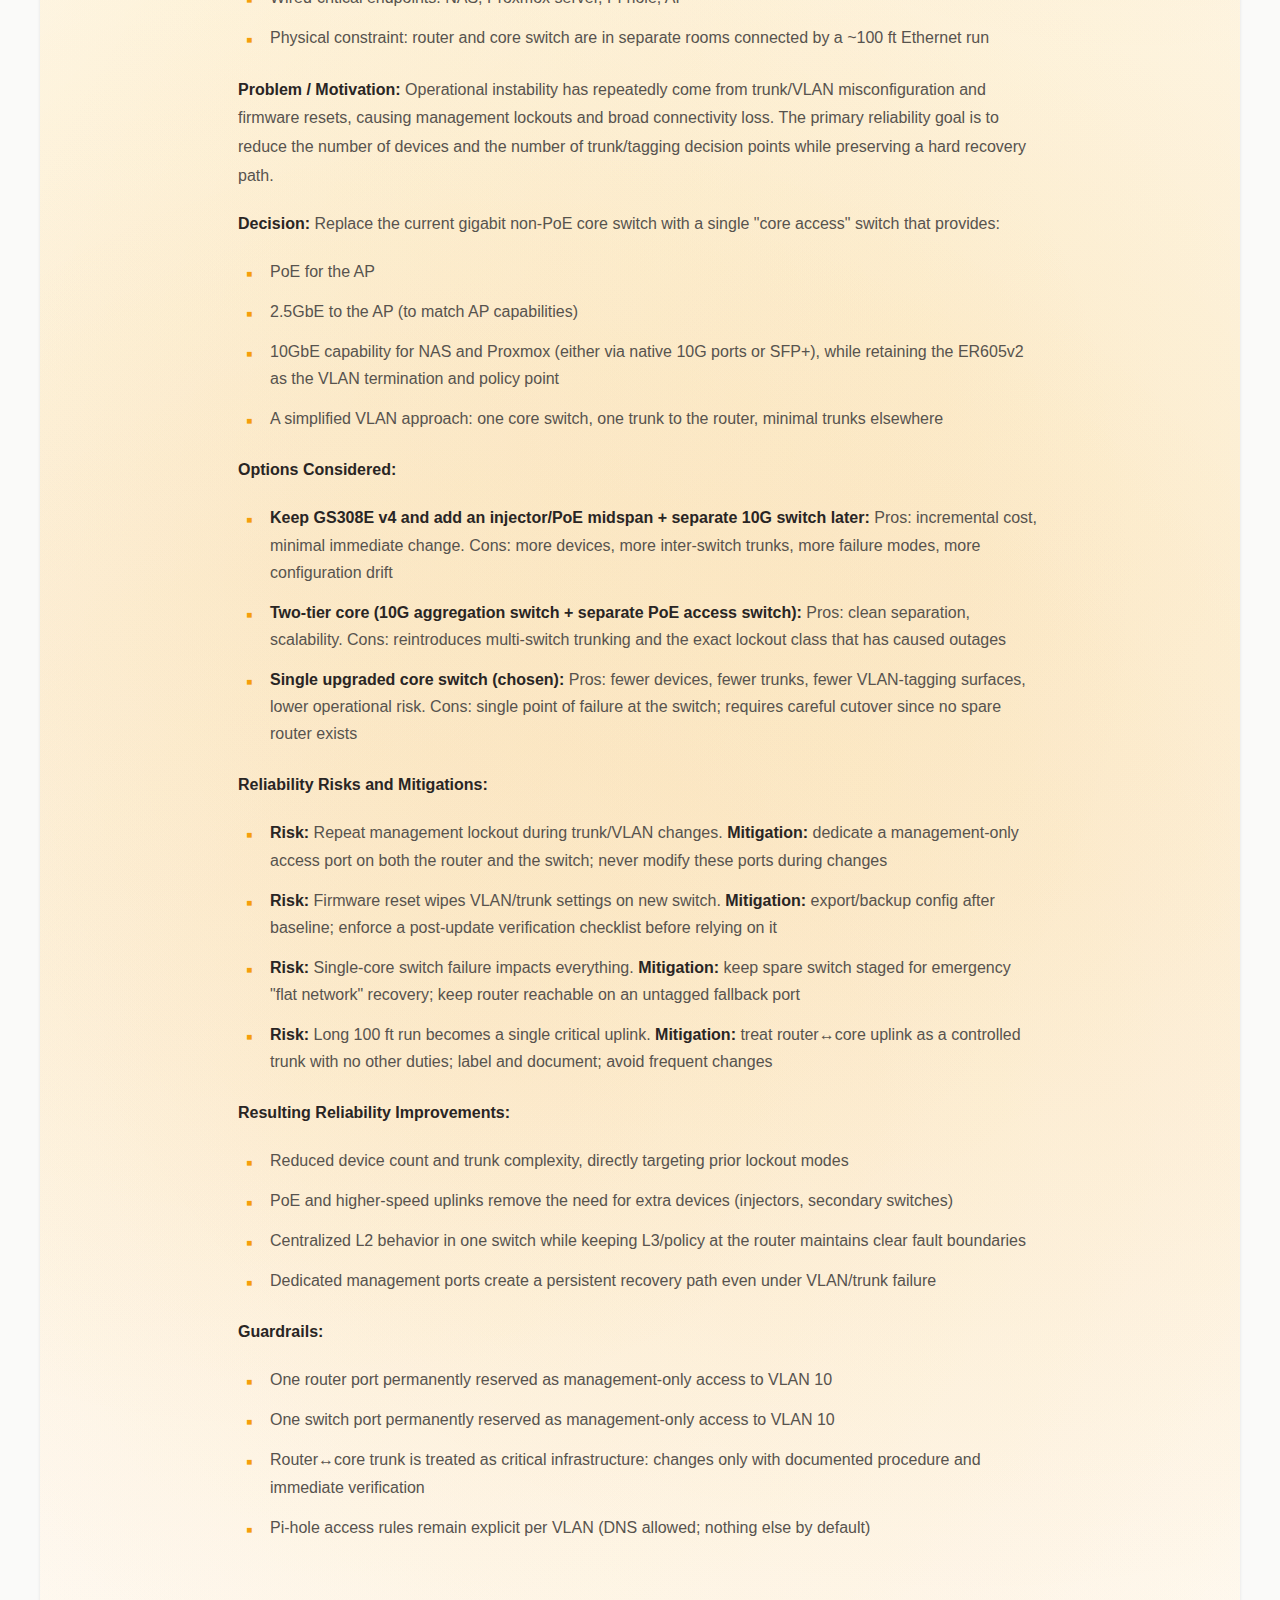
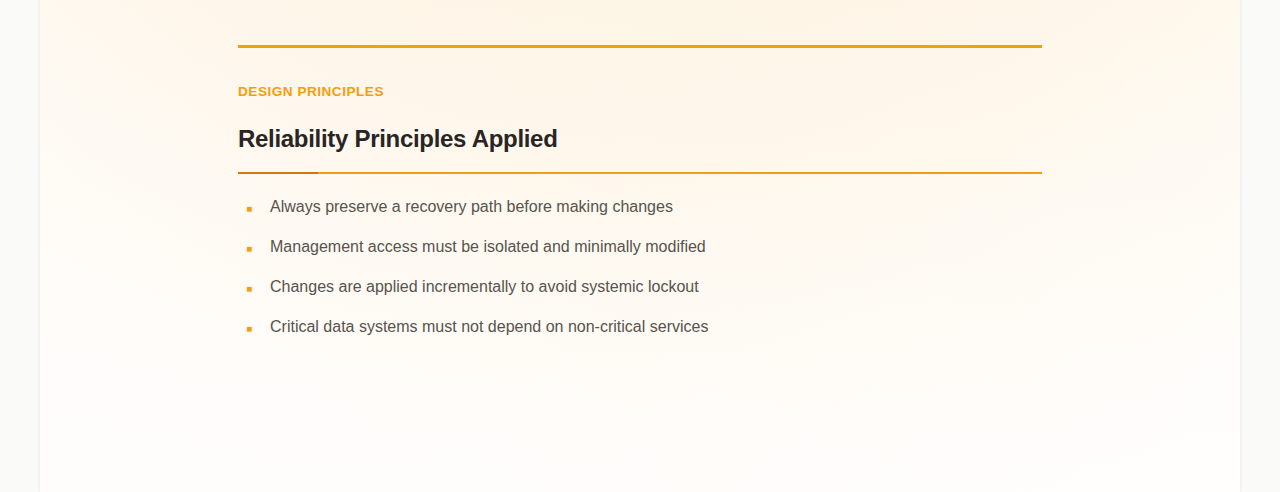
<file: projects/Home-Infrastructure.html>
<!DOCTYPE html>
<html lang="en">
<head>
  <meta charset="UTF-8">
  <meta name="viewport" content="width=device-width, initial-scale=1.0">
  <title>Home Infrastructure Reliability | Christian Villanueva</title>
  <style>
    * {
      margin: 0;
      padding: 0;
      box-sizing: border-box;
    }

    html {
      scroll-behavior: smooth;
    }

    body {
      font-family: 'Inter', -apple-system, BlinkMacSystemFont, 'Segoe UI', sans-serif;
      line-height: 1.7;
      color: #292524;
      background: #fafaf9;
      min-height: 100vh;
    }

    .container {
      max-width: 1200px;
      margin: 0 auto;
      background: #ffffff;
      box-shadow: 0 1px 3px rgba(0, 0, 0, 0.1);
      position: relative;
      z-index: 1;
    }

    .container::before {
      content: '';
      position: absolute;
      top: 0;
      left: 0;
      right: 0;
      bottom: 0;
      background-image: 
        radial-gradient(circle at 20% 30%, rgba(251, 191, 36, 0.15) 0%, transparent 25%),
        radial-gradient(circle at 45% 15%, rgba(245, 158, 11, 0.12) 0%, transparent 20%),
        radial-gradient(circle at 25% 25%, rgba(217, 119, 6, 0.08) 0%, transparent 15%),
        radial-gradient(circle at 80% 20%, rgba(251, 191, 36, 0.15) 0%, transparent 30%),
        radial-gradient(circle at 90% 35%, rgba(245, 158, 11, 0.1) 0%, transparent 20%),
        radial-gradient(circle at 85% 28%, rgba(217, 119, 6, 0.08) 0%, transparent 18%),
        radial-gradient(circle at 15% 70%, rgba(251, 191, 36, 0.12) 0%, transparent 28%),
        radial-gradient(circle at 25% 85%, rgba(245, 158, 11, 0.1) 0%, transparent 22%),
        radial-gradient(circle at 20% 78%, rgba(217, 119, 6, 0.07) 0%, transparent 16%),
        radial-gradient(circle at 75% 75%, rgba(251, 191, 36, 0.14) 0%, transparent 32%),
        radial-gradient(circle at 85% 82%, rgba(245, 158, 11, 0.11) 0%, transparent 24%),
        radial-gradient(circle at 78% 78%, rgba(217, 119, 6, 0.08) 0%, transparent 19%),
        radial-gradient(circle at 50% 50%, rgba(251, 191, 36, 0.08) 0%, transparent 35%),
        radial-gradient(circle at 55% 48%, rgba(245, 158, 11, 0.06) 0%, transparent 25%),
        radial-gradient(circle at 48% 52%, rgba(217, 119, 6, 0.05) 0%, transparent 20%);
      pointer-events: none;
      opacity: 0.7;
      z-index: 0;
    }

    .container::after {
      content: '';
      position: absolute;
      top: 0;
      left: 0;
      right: 0;
      bottom: 0;
      background-image: 
        radial-gradient(circle at 35% 40%, rgba(251, 191, 36, 0.08) 0%, transparent 15%),
        radial-gradient(circle at 32% 38%, rgba(245, 158, 11, 0.06) 0%, transparent 12%),
        radial-gradient(circle at 65% 55%, rgba(217, 119, 6, 0.09) 0%, transparent 18%),
        radial-gradient(circle at 68% 52%, rgba(251, 191, 36, 0.07) 0%, transparent 14%),
        radial-gradient(circle at 40% 85%, rgba(245, 158, 11, 0.08) 0%, transparent 16%),
        radial-gradient(circle at 60% 25%, rgba(217, 119, 6, 0.07) 0%, transparent 13%),
        radial-gradient(circle at 10% 50%, rgba(251, 191, 36, 0.1) 0%, transparent 20%),
        radial-gradient(circle at 92% 60%, rgba(245, 158, 11, 0.09) 0%, transparent 17%);
      pointer-events: none;
      opacity: 0.5;
      z-index: 0;
    }

    /* Header */
    header {
      background: #292524;
      color: white;
      padding: 3rem 3rem;
      position: relative;
      border-bottom: 4px solid #f59e0b;
      z-index: 10;
    }

    .header-content {
      max-width: 900px;
      margin: 0 auto;
      text-align: center;
    }

    h1 {
      font-size: 2.5rem;
      font-weight: 700;
      margin-bottom: 1rem;
      letter-spacing: -0.5px;
      color: white;
    }

    .project-meta {
      display: flex;
      gap: 1.5rem;
      justify-content: center;
      align-items: center;
      margin-bottom: 1.5rem;
      flex-wrap: wrap;
    }

    .meta-item {
      display: flex;
      align-items: center;
      gap: 0.5rem;
      color: #d6d3d1;
      font-size: 0.9rem;
    }

    .meta-item svg {
      width: 16px;
      height: 16px;
      fill: currentColor;
    }

    .subtitle {
      font-size: 1.1rem;
      color: #d6d3d1;
      font-weight: 400;
      line-height: 1.6;
      max-width: 800px;
      margin: 0 auto;
    }

    /* Content */
    .content {
      padding: 3rem;
      max-width: 900px;
      margin: 0 auto;
      position: relative;
      z-index: 10;
    }

    h2 {
      color: #292524;
      font-size: 1.75rem;
      margin: 3rem 0 1.5rem;
      padding-bottom: 0.75rem;
      border-bottom: 2px solid #f59e0b;
      font-weight: 700;
      letter-spacing: -0.3px;
      position: relative;
    }

    h2::before {
      content: '';
      position: absolute;
      bottom: -2px;
      left: 0;
      width: 80px;
      height: 2px;
      background: #d97706;
    }

    .content > h2:first-child {
      margin-top: 0;
    }

    p {
      margin-bottom: 1.2rem;
      color: #57534e;
      font-size: 1rem;
      line-height: 1.8;
    }

    strong {
      color: #292524;
      font-weight: 600;
    }

    ul {
      margin: 1.2rem 0 1.5rem 0;
      list-style: none;
    }

    ul li {
      position: relative;
      padding-left: 2rem;
      margin-bottom: 0.8rem;
      color: #57534e;
      font-size: 1rem;
      line-height: 1.7;
    }

    ul li:before {
      content: "▪";
      position: absolute;
      left: 0.5rem;
      color: #f59e0b;
      font-size: 1.2rem;
    }

    /* Diagram Container */
    .diagram-container {
      margin: 2.5rem 0;
      text-align: center;
      background: linear-gradient(135deg, #fef3c7 0%, #fde68a 100%);
      padding: 2.5rem;
      border: 2px solid #f59e0b;
      border-radius: 12px;
      box-shadow: 0 4px 12px rgba(245, 158, 11, 0.15);
    }

    .diagram-container img {
      max-width: 100%;
      height: auto;
      border: 2px solid #d97706;
      border-radius: 8px;
      box-shadow: 0 4px 8px rgba(0, 0, 0, 0.1);
    }

    /* Section Cards */
    .section-card {
      border-top: 3px solid;
      padding: 2rem 0;
      margin: 3rem 0;
    }

    .section-header {
      color: #292524;
      font-size: 0.85rem;
      text-transform: uppercase;
      letter-spacing: 0.5px;
      font-weight: 600;
      margin-bottom: 1rem;
    }

    .section-content {
      padding: 0;
    }

    /* Failure Event Card */
    .failure-event {
      border-color: #dc2626;
    }

    .failure-event .section-header {
      color: #dc2626;
    }

    .failure-event .section-content h2 {
      color: #292524;
      border-color: #f59e0b;
    }

    .failure-event .section-content h2::before {
      background: #d97706;
    }

    /* Architectural Change Card */
    .architectural-change {
      border-color: #059669;
    }

    .architectural-change .section-header {
      color: #059669;
    }

    .architectural-change .section-content h2 {
      color: #292524;
      border-color: #f59e0b;
    }

    .architectural-change .section-content h2::before {
      background: #d97706;
    }

    /* Principles Card */
    .principles {
      border-color: #f59e0b;
    }

    .principles .section-header {
      color: #f59e0b;
    }

    .principles .section-content h2 {
      color: #292524;
      border-color: #f59e0b;
    }

    .principles .section-content h2::before {
      background: #d97706;
    }

    .section-content h2 {
      margin-top: 0;
      font-size: 1.5rem;
      margin-bottom: 1rem;
    }

    /* Badges */
    .badge {
      display: inline-block;
      padding: 0.375rem 0.875rem;
      background: white;
      border: 2px solid #dc2626;
      color: #dc2626;
      border-radius: 6px;
      font-size: 0.813rem;
      font-weight: 600;
      margin-right: 0.5rem;
      text-transform: uppercase;
      letter-spacing: 0.3px;
      box-shadow: 0 2px 4px rgba(220, 38, 38, 0.1);
    }

    .metric {
      display: inline-block;
      background: rgba(245, 158, 11, 0.1);
      padding: 0.25rem 0.75rem;
      border-radius: 6px;
      font-size: 0.875rem;
      color: #92400e;
      font-weight: 500;
      border: 1px solid rgba(245, 158, 11, 0.3);
    }

    /* Footer */
    footer {
      background: #292524;
      color: #d6d3d1;
      text-align: center;
      padding: 2rem 3rem;
      border-top: 4px solid #f59e0b;
      position: relative;
      z-index: 10;
    }

    /* Mobile Styles */
    @media (max-width: 768px) {
      header {
        padding: 3rem 1.5rem 2rem;
      }

      h1 {
        font-size: 2rem;
      }

      .content {
        padding: 2rem 1.5rem;
      }

      h2 {
        font-size: 1.5rem;
      }

      .diagram-container {
        padding: 1.5rem;
      }

      .project-meta {
        flex-direction: column;
        gap: 0.75rem;
      }

      footer {
        padding: 1.5rem;
      }
    }

    ::selection {
      background: #fbbf24;
      color: #292524;
    }

    /* Scroll Progress Indicator */
    .progress-bar {
      position: fixed;
      top: 0;
      left: 0;
      height: 4px;
      background: linear-gradient(90deg, #f59e0b 0%, #fbbf24 100%);
      width: 0%;
      z-index: 1000;
      transition: width 0.1s ease;
    }
  </style>
</head>
<body>
  <div class="progress-bar" id="progressBar"></div>

  <div class="container">
    <header>
      <div class="header-content">
        <h1>Home Infrastructure Reliability Case Study</h1>
        <div class="project-meta">
          <div class="meta-item">
            <svg viewBox="0 0 24 24" xmlns="http://www.w3.org/2000/svg">
              <path d="M20 6h-4V4c0-1.11-.89-2-2-2h-4c-1.11 0-2 .89-2 2v2H4c-1.11 0-1.99.89-1.99 2L2 19c0 1.11.89 2 2 2h16c1.11 0 2-.89 2-2V8c0-1.11-.89-2-2-2zm-6 0h-4V4h4v2z"/>
            </svg>
            Systems Engineering
          </div>
          <div class="meta-item">
            <svg viewBox="0 0 24 24" xmlns="http://www.w3.org/2000/svg">
              <path d="M11.99 2C6.47 2 2 6.48 2 12s4.47 10 9.99 10C17.52 22 22 17.52 22 12S17.52 2 11.99 2zM12 20c-4.42 0-8-3.58-8-8s3.58-8 8-8 8 3.58 8 8-3.58 8-8 8zm.5-13H11v6l5.25 3.15.75-1.23-4.5-2.67z"/>
            </svg>
            2025 - Present
          </div>
        </div>
        <p class="subtitle">Design, bring-up, failure analysis, and recovery across network, compute, and storage layers</p>
      </div>
    </header>

    <div class="content">
      <h2>System Overview</h2>
      
      <div class="diagram-container">
        <img src="../assets/diagrams/network-architecture.png"
             alt="Home infrastructure architecture showing router, switch, hypervisor, storage, and management services">
      </div>
      
      <p>
        Primary self-managed virtualization and infrastructure platform supporting storage,
        network services, and application workloads. Designed with VLAN-based segmentation,
        out-of-band management, and fault containment as core reliability goals.
      </p>

      <h2>Bring-Up and Initial Risk Assessment</h2>
      <p>
        Initial system bring-up focused on network reachability and remote manageability.
        The host had no direct video output, requiring full reliance on IPMI for access and recovery.
        Primary concern was compatibility between dual 10 Gb NICs on the server and a 1 Gb network
        edge, with risk of total loss of connectivity during initial configuration.
      </p>

      <p>Before trusting the system for unattended operation, the following were verified:</p>
      <ul>
        <li>BIOS thermal and power configuration</li>
        <li>Correct ECC memory detection, capacity, and speed</li>
        <li>IPMI network reachability and remote power cycling</li>
        <li>VLAN reachability on the management network</li>
      </ul>

      <p>
        No instability was observed on first boot. However, a subsequent BIOS management
        misconfiguration temporarily locked out IPMI access, reinforcing the need for
        conservative change control on management paths.
      </p>

      <div class="section-card failure-event">
        <div class="section-header">Incident Report</div>
        <div class="section-content">
          <h2>Failure Event 1: VLAN Reset Causing Management Lockout</h2>

          <p><strong>Symptom:</strong> Loss of access to wireless access point web management interface.</p>
          <p><span class="badge">Impact: High</span> Wireless configuration and recovery were blocked.</p>

          <p>
            The issue was detected immediately after a firmware update when the access point
            became unreachable on the management VLAN.
          </p>

          <p><strong>Root Cause:</strong> Firmware update reset the management VLAN configuration on the access point.</p>

          <p><strong>Recovery Path:</strong></p>
          <ul>
            <li>Configured static IP on a laptop within the expected management subnet</li>
            <li>Established direct Ethernet connection to the access point</li>
            <li>Reconfigured management VLAN and verified persistence post-update</li>
          </ul>

          <p>
            Total lockout duration was approximately two hours. Without physical access, recovery
            would not have been possible.
          </p>

          <p><strong>Permanent Change:</strong></p>
          <ul>
            <li>Dedicated management VLAN enforced</li>
            <li>Post-update configuration verification added as a required step</li>
          </ul>
        </div>
      </div>

      <div class="section-card failure-event">
        <div class="section-header">Incident Report</div>
        <div class="section-content">
          <h2>Failure Event 2: Cross-VLAN DNS Isolation (Pi-hole)</h2>

          <p><strong>Symptom:</strong> Devices on non-management VLANs lost internet access when configured to use Pi-hole for DNS.</p>
          <p><span class="badge">Impact: High</span> Entire VLANs experienced loss of connectivity.</p>

          <p>
            The issue manifested only after redirecting DNS traffic from other VLANs to the Pi-hole instance.
            Devices could route to the internet until DNS resolution failed.
          </p>

          <p><strong>Root Cause:</strong> Firewall rules on the ER605v2 router did not permit cross-VLAN DNS traffic.</p>

          <p><strong>Recovery Path:</strong></p>
          <ul>
            <li>Validated that routing and NAT were functional</li>
            <li>Identified DNS as the sole failing service</li>
            <li>Implemented firewall rules explicitly allowing DNS traffic only</li>
          </ul>

          <p><strong>Permanent Change:</strong></p>
          <ul>
            <li>Moved Pi-hole permanently to the management VLAN</li>
            <li>Restricted cross-VLAN access to DNS traffic only</li>
          </ul>
        </div>
      </div>

      <div class="section-card failure-event">
        <div class="section-header">Incident Report</div>
        <div class="section-content">
          <h2>Failure Event 3: Network Trunk Misconfiguration</h2>

          <p><strong>Symptom:</strong> Complete loss of access to network switch and access point.</p>
          <p><span class="badge">Impact: High</span> All network traffic disrupted.</p>

          <p>
            The failure occurred after simultaneous changes to tagged and untagged VLAN settings
            across all switch ports.
          </p>

          <p><strong>Root Cause:</strong> Incorrect trunk configuration combined with modifying all ports at once,
          eliminating the management path.</p>

          <p><strong>Recovery Path:</strong></p>
          <ul>
            <li>Performed factory reset of the managed switch</li>
            <li>Rebuilt VLAN configuration incrementally</li>
            <li>Restored management access before reintroducing trunks</li>
          </ul>

          <p>Total recovery time was approximately two hours.</p>

          <p><strong>Permanent Change:</strong></p>
          <ul>
            <li>One switch port permanently reserved as management-only</li>
            <li>All VLAN changes performed incrementally, one port at a time</li>
            <li>Physical port-to-VLAN documentation maintained</li>
          </ul>
        </div>
      </div>

      <div class="section-card architectural-change">
        <div class="section-header">Architecture Decision Record</div>
        <div class="section-content">
          <h2>Architectural Change: Collapse Switching Layers and Upgrade Core to High-Speed PoE</h2>

          <p><strong>Context:</strong> The network is being simplified to reduce power draw, reduce failure modes, and reduce physical devices while keeping VLAN segmentation. The prior design used multiple managed switches with split responsibility (management vs all other VLANs). That approach increased configuration surface area and amplified lockout risk during trunk/VLAN changes.</p>

          <p><strong>Current State:</strong></p>
          <ul>
            <li>Router: TP-Link ER605v2 (VLANs terminate here; inter-VLAN routing/firewalling at router)</li>
            <li>Switching: single L2 managed switch (Netgear GS308E v4), gigabit, non-PoE</li>
            <li>VLAN model: Management (10), Home (20), Guest (30), DMZ (40), IoT (50)</li>
            <li>Wireless: one AP connected via wired uplink; multiple hidden SSIDs mapped to VLANs (all except DMZ)</li>
            <li>Wired-critical endpoints: NAS, Proxmox server, Pi-hole, AP</li>
            <li>Physical constraint: router and core switch are in separate rooms connected by a ~100 ft Ethernet run</li>
          </ul>

          <p><strong>Problem / Motivation:</strong> Operational instability has repeatedly come from trunk/VLAN misconfiguration and firmware resets, causing management lockouts and broad connectivity loss. The primary reliability goal is to reduce the number of devices and the number of trunk/tagging decision points while preserving a hard recovery path.</p>

          <p><strong>Decision:</strong> Replace the current gigabit non-PoE core switch with a single "core access" switch that provides:</p>
          <ul>
            <li>PoE for the AP</li>
            <li>2.5GbE to the AP (to match AP capabilities)</li>
            <li>10GbE capability for NAS and Proxmox (either via native 10G ports or SFP+), while retaining the ER605v2 as the VLAN termination and policy point</li>
            <li>A simplified VLAN approach: one core switch, one trunk to the router, minimal trunks elsewhere</li>
          </ul>

          <p><strong>Options Considered:</strong></p>
          <ul>
            <li><strong>Keep GS308E v4 and add an injector/PoE midspan + separate 10G switch later:</strong> Pros: incremental cost, minimal immediate change. Cons: more devices, more inter-switch trunks, more failure modes, more configuration drift</li>
            <li><strong>Two-tier core (10G aggregation switch + separate PoE access switch):</strong> Pros: clean separation, scalability. Cons: reintroduces multi-switch trunking and the exact lockout class that has caused outages</li>
            <li><strong>Single upgraded core switch (chosen):</strong> Pros: fewer devices, fewer trunks, fewer VLAN-tagging surfaces, lower operational risk. Cons: single point of failure at the switch; requires careful cutover since no spare router exists</li>
          </ul>

          <p><strong>Reliability Risks and Mitigations:</strong></p>
          <ul>
            <li><strong>Risk:</strong> Repeat management lockout during trunk/VLAN changes. <strong>Mitigation:</strong> dedicate a management-only access port on both the router and the switch; never modify these ports during changes</li>
            <li><strong>Risk:</strong> Firmware reset wipes VLAN/trunk settings on new switch. <strong>Mitigation:</strong> export/backup config after baseline; enforce a post-update verification checklist before relying on it</li>
            <li><strong>Risk:</strong> Single-core switch failure impacts everything. <strong>Mitigation:</strong> keep spare switch staged for emergency "flat network" recovery; keep router reachable on an untagged fallback port</li>
            <li><strong>Risk:</strong> Long 100 ft run becomes a single critical uplink. <strong>Mitigation:</strong> treat router↔core uplink as a controlled trunk with no other duties; label and document; avoid frequent changes</li>
          </ul>

          <p><strong>Resulting Reliability Improvements:</strong></p>
          <ul>
            <li>Reduced device count and trunk complexity, directly targeting prior lockout modes</li>
            <li>PoE and higher-speed uplinks remove the need for extra devices (injectors, secondary switches)</li>
            <li>Centralized L2 behavior in one switch while keeping L3/policy at the router maintains clear fault boundaries</li>
            <li>Dedicated management ports create a persistent recovery path even under VLAN/trunk failure</li>
          </ul>

          <p><strong>Guardrails:</strong></p>
          <ul>
            <li>One router port permanently reserved as management-only access to VLAN 10</li>
            <li>One switch port permanently reserved as management-only access to VLAN 10</li>
            <li>Router↔core trunk is treated as critical infrastructure: changes only with documented procedure and immediate verification</li>
            <li>Pi-hole access rules remain explicit per VLAN (DNS allowed; nothing else by default)</li>
          </ul>
        </div>
      </div>

      <div class="section-card principles">
        <div class="section-header">Design Principles</div>
        <div class="section-content">
          <h2>Reliability Principles Applied</h2>
          <ul>
            <li>Always preserve a recovery path before making changes</li>
            <li>Management access must be isolated and minimally modified</li>
            <li>Changes are applied incrementally to avoid systemic lockout</li>
            <li>Critical data systems must not depend on non-critical services</li>
          </ul>
        </div>
      </div>
    </div>

  <script>
    // Scroll progress bar
    window.addEventListener('scroll', () => {
      const winScroll = document.body.scrollTop || document.documentElement.scrollTop;
      const height = document.documentElement.scrollHeight - document.documentElement.clientHeight;
      const scrolled = (winScroll / height) * 100;
      document.getElementById('progressBar').style.width = scrolled + '%';
    });
  </script>
</body>
</html>
</file>
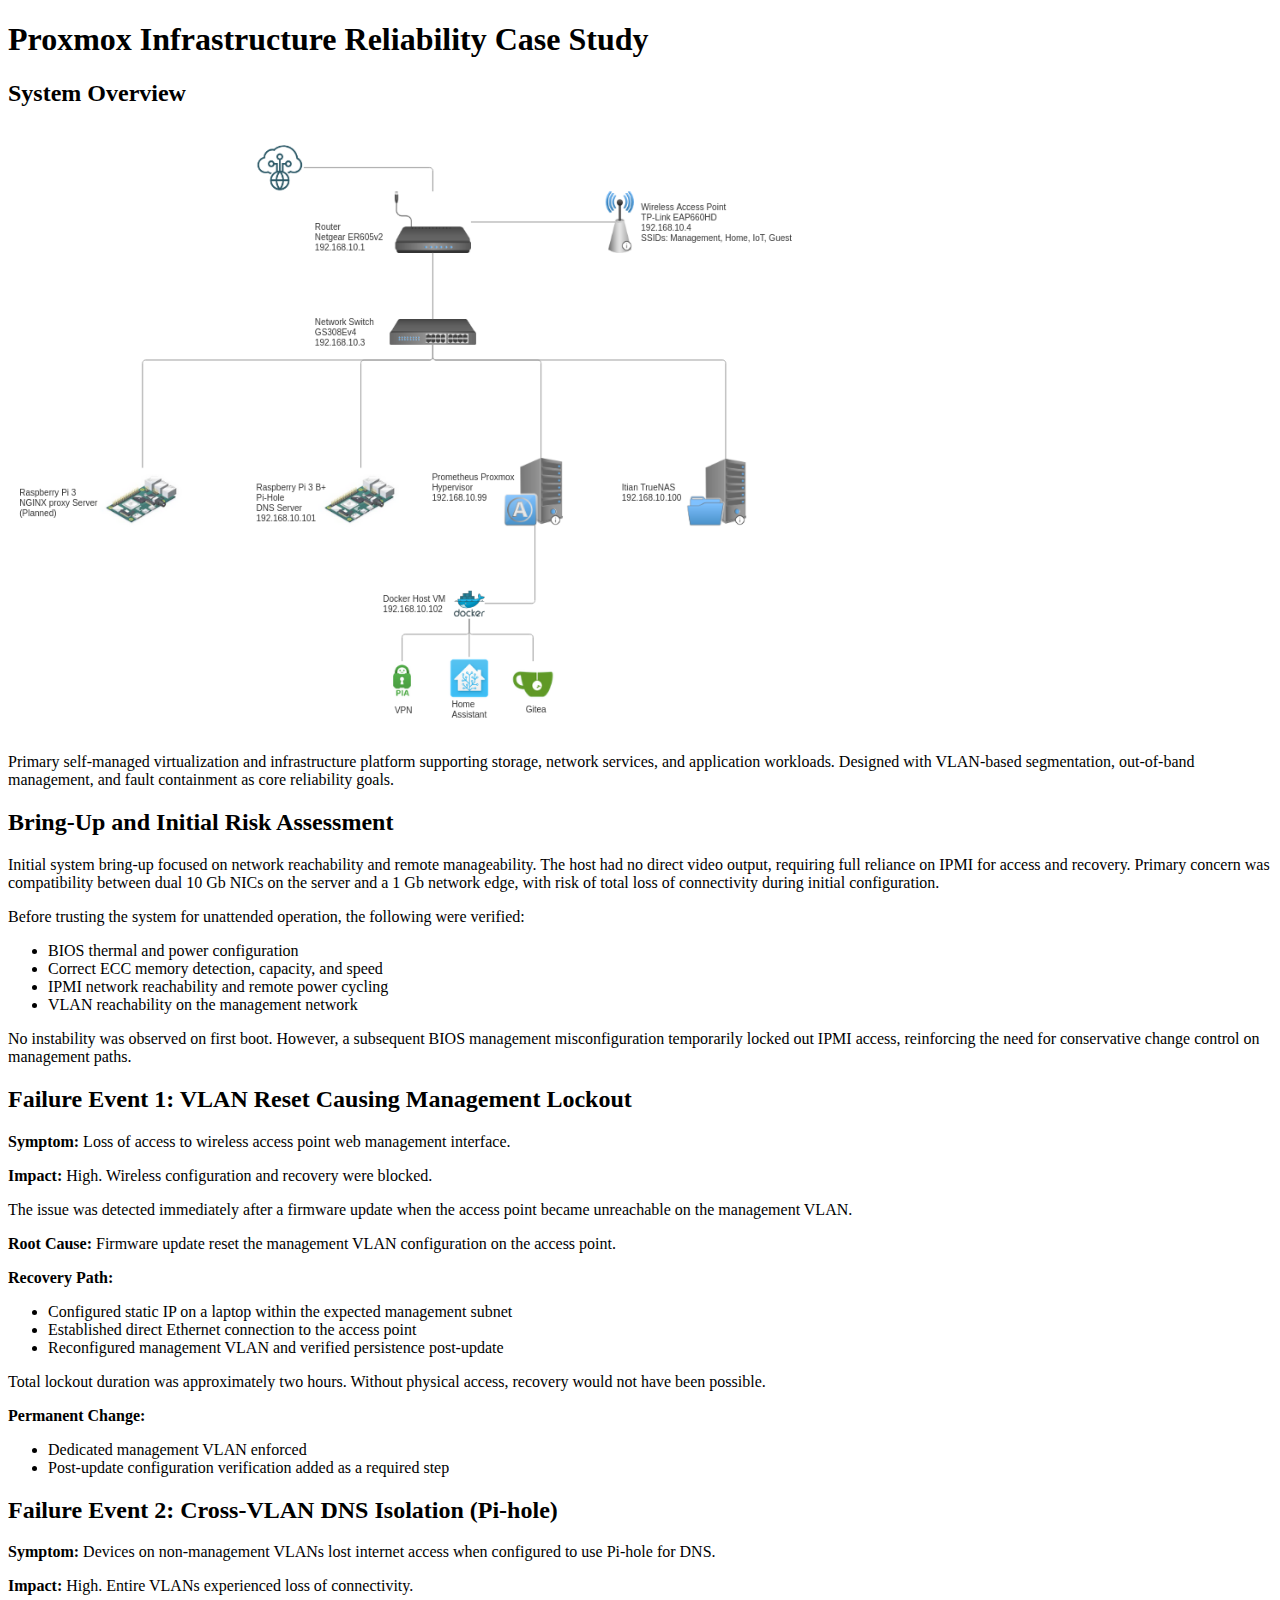
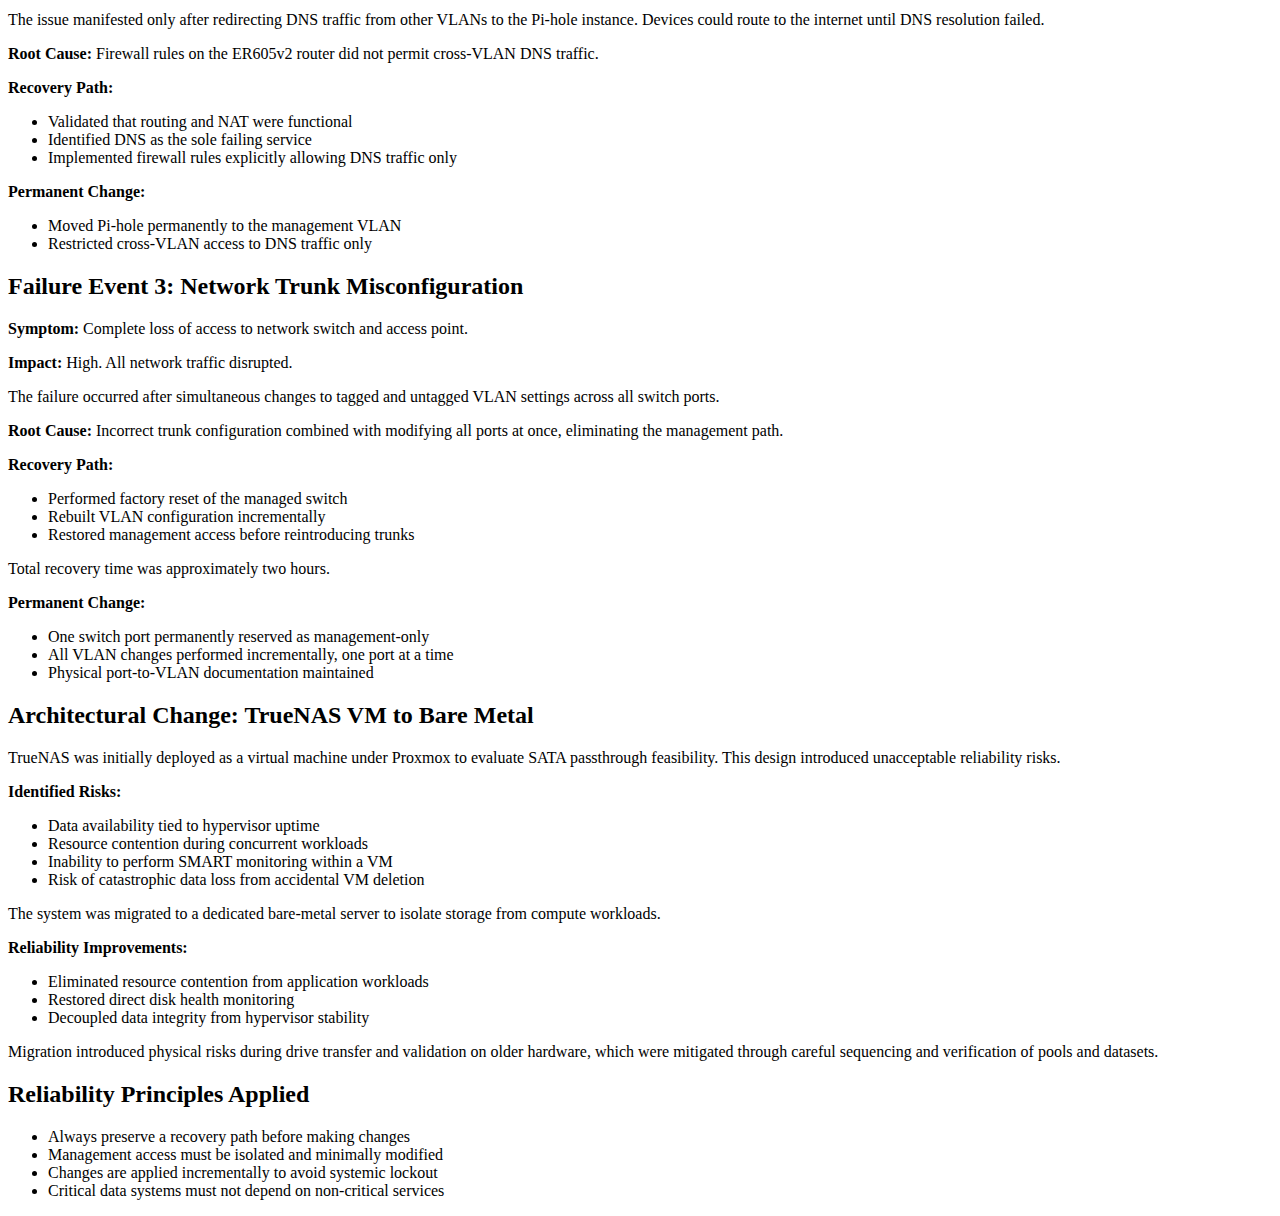
<file: projects/proxmox-reliability.html>
<!DOCTYPE html>
<html>
<head>
  <title>Proxmox Infrastructure Reliability</title>
</head>
<body>

<h1>Proxmox Infrastructure Reliability Case Study</h1>

<h2>System Overview</h2>

<img src="../assets/diagrams/network-architecture.png"
     alt="Home infrastructure architecture showing router, switch, hypervisor, storage, and management services"
     width="800">
     
<p>
Primary self-managed virtualization and infrastructure platform supporting storage,
network services, and application workloads. Designed with VLAN-based segmentation,
out-of-band management, and fault containment as core reliability goals.
</p>

<h2>Bring-Up and Initial Risk Assessment</h2>
<p>
Initial system bring-up focused on network reachability and remote manageability.
The host had no direct video output, requiring full reliance on IPMI for access and recovery.
Primary concern was compatibility between dual 10 Gb NICs on the server and a 1 Gb network
edge, with risk of total loss of connectivity during initial configuration.
</p>

<p>
Before trusting the system for unattended operation, the following were verified:
</p>
<ul>
  <li>BIOS thermal and power configuration</li>
  <li>Correct ECC memory detection, capacity, and speed</li>
  <li>IPMI network reachability and remote power cycling</li>
  <li>VLAN reachability on the management network</li>
</ul>

<p>
No instability was observed on first boot. However, a subsequent BIOS management
misconfiguration temporarily locked out IPMI access, reinforcing the need for
conservative change control on management paths.
</p>

<h2>Failure Event 1: VLAN Reset Causing Management Lockout</h2>

<p><strong>Symptom:</strong> Loss of access to wireless access point web management interface.</p>
<p><strong>Impact:</strong> High. Wireless configuration and recovery were blocked.</p>

<p>
The issue was detected immediately after a firmware update when the access point
became unreachable on the management VLAN.
</p>

<p><strong>Root Cause:</strong> Firmware update reset the management VLAN configuration on the access point.</p>

<p><strong>Recovery Path:</strong></p>
<ul>
  <li>Configured static IP on a laptop within the expected management subnet</li>
  <li>Established direct Ethernet connection to the access point</li>
  <li>Reconfigured management VLAN and verified persistence post-update</li>
</ul>

<p>
Total lockout duration was approximately two hours. Without physical access, recovery
would not have been possible.
</p>

<p><strong>Permanent Change:</strong></p>
<ul>
  <li>Dedicated management VLAN enforced</li>
  <li>Post-update configuration verification added as a required step</li>
</ul>

<h2>Failure Event 2: Cross-VLAN DNS Isolation (Pi-hole)</h2>

<p><strong>Symptom:</strong> Devices on non-management VLANs lost internet access when configured to use Pi-hole for DNS.</p>
<p><strong>Impact:</strong> High. Entire VLANs experienced loss of connectivity.</p>

<p>
The issue manifested only after redirecting DNS traffic from other VLANs to the Pi-hole instance.
Devices could route to the internet until DNS resolution failed.
</p>

<p><strong>Root Cause:</strong> Firewall rules on the ER605v2 router did not permit cross-VLAN DNS traffic.</p>

<p><strong>Recovery Path:</strong></p>
<ul>
  <li>Validated that routing and NAT were functional</li>
  <li>Identified DNS as the sole failing service</li>
  <li>Implemented firewall rules explicitly allowing DNS traffic only</li>
</ul>

<p><strong>Permanent Change:</strong></p>
<ul>
  <li>Moved Pi-hole permanently to the management VLAN</li>
  <li>Restricted cross-VLAN access to DNS traffic only</li>
</ul>

<h2>Failure Event 3: Network Trunk Misconfiguration</h2>

<p><strong>Symptom:</strong> Complete loss of access to network switch and access point.</p>
<p><strong>Impact:</strong> High. All network traffic disrupted.</p>

<p>
The failure occurred after simultaneous changes to tagged and untagged VLAN settings
across all switch ports.
</p>

<p><strong>Root Cause:</strong> Incorrect trunk configuration combined with modifying all ports at once,
eliminating the management path.
</p>

<p><strong>Recovery Path:</strong></p>
<ul>
  <li>Performed factory reset of the managed switch</li>
  <li>Rebuilt VLAN configuration incrementally</li>
  <li>Restored management access before reintroducing trunks</li>
</ul>

<p>
Total recovery time was approximately two hours.
</p>

<p><strong>Permanent Change:</strong></p>
<ul>
  <li>One switch port permanently reserved as management-only</li>
  <li>All VLAN changes performed incrementally, one port at a time</li>
  <li>Physical port-to-VLAN documentation maintained</li>
</ul>

<h2>Architectural Change: TrueNAS VM to Bare Metal</h2>

<p>
TrueNAS was initially deployed as a virtual machine under Proxmox to evaluate SATA
passthrough feasibility. This design introduced unacceptable reliability risks.
</p>

<p><strong>Identified Risks:</strong></p>
<ul>
  <li>Data availability tied to hypervisor uptime</li>
  <li>Resource contention during concurrent workloads</li>
  <li>Inability to perform SMART monitoring within a VM</li>
  <li>Risk of catastrophic data loss from accidental VM deletion</li>
</ul>

<p>
The system was migrated to a dedicated bare-metal server to isolate storage from
compute workloads.
</p>

<p><strong>Reliability Improvements:</strong></p>
<ul>
  <li>Eliminated resource contention from application workloads</li>
  <li>Restored direct disk health monitoring</li>
  <li>Decoupled data integrity from hypervisor stability</li>
</ul>

<p>
Migration introduced physical risks during drive transfer and validation on older hardware,
which were mitigated through careful sequencing and verification of pools and datasets.
</p>

<h2>Reliability Principles Applied</h2>
<ul>
  <li>Always preserve a recovery path before making changes</li>
  <li>Management access must be isolated and minimally modified</li>
  <li>Changes are applied incrementally to avoid systemic lockout</li>
  <li>Critical data systems must not depend on non-critical services</li>
</ul>

</body>
</html>
</file>
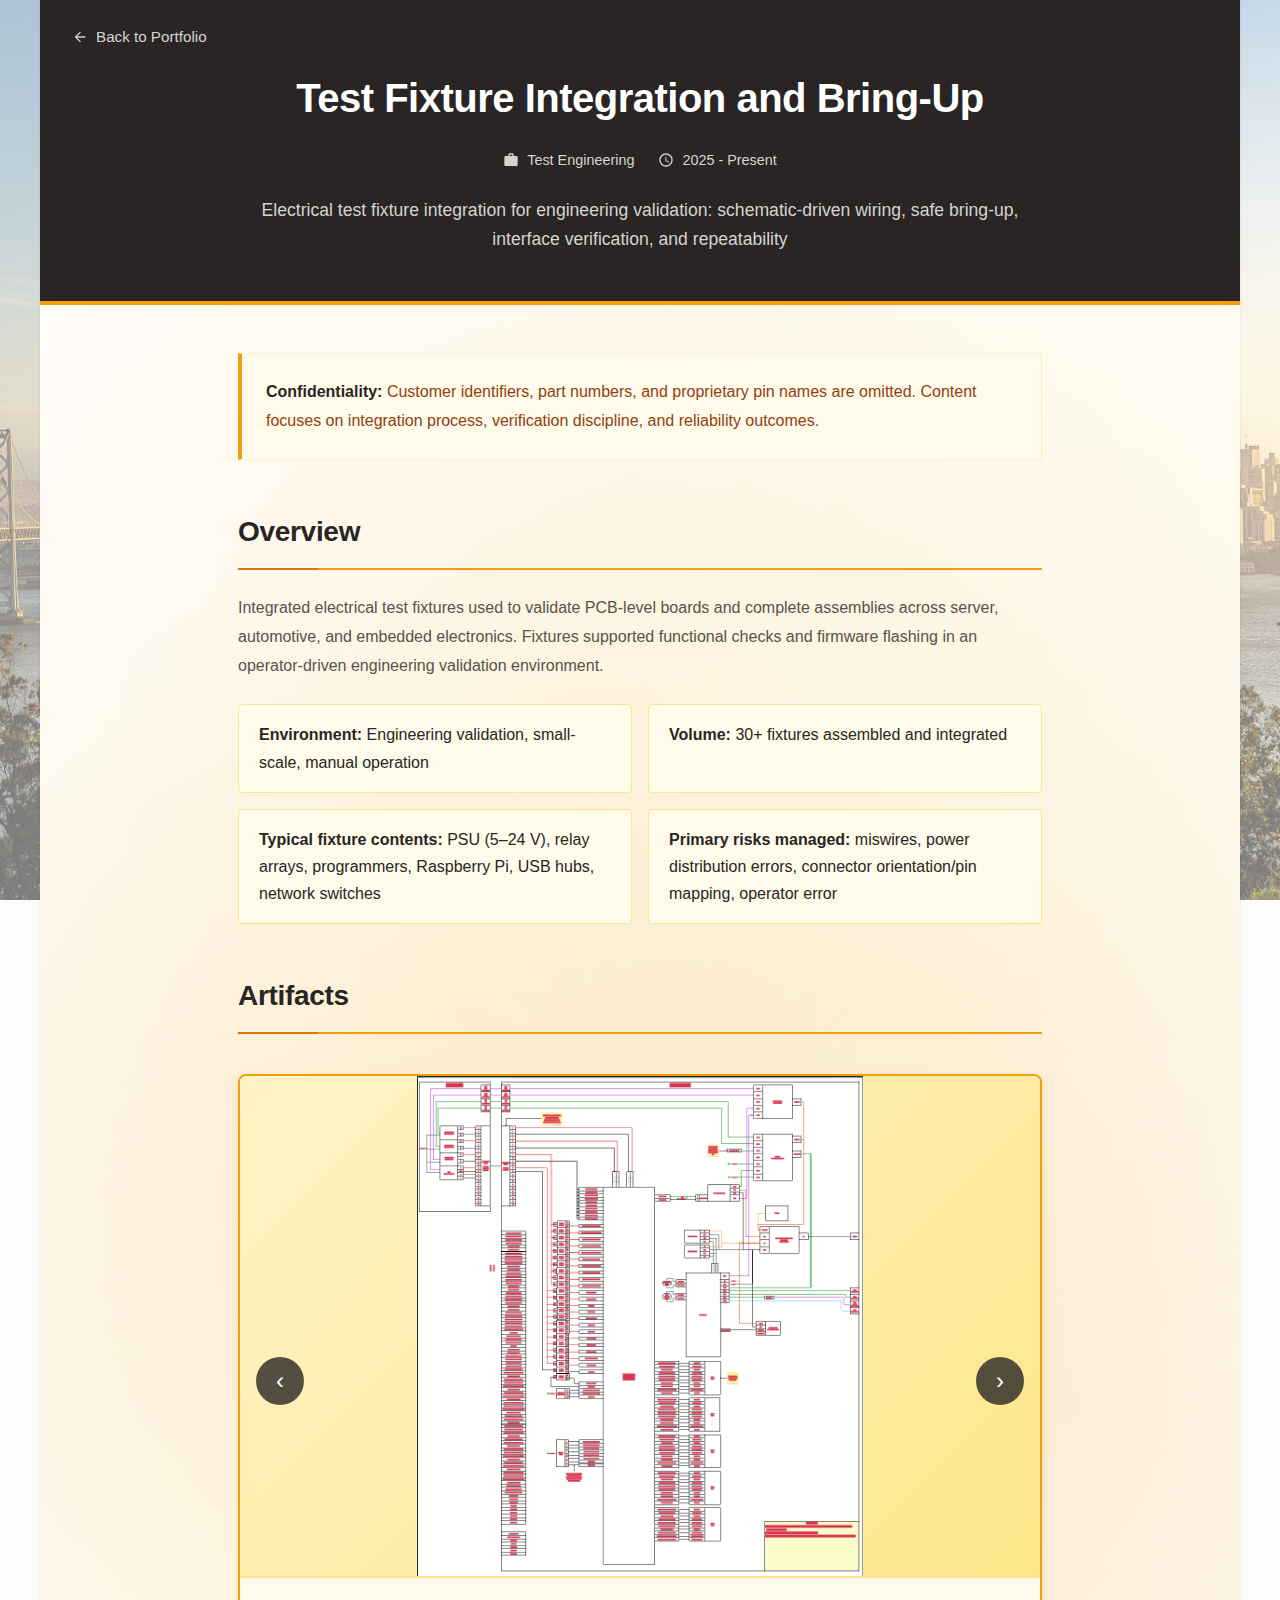
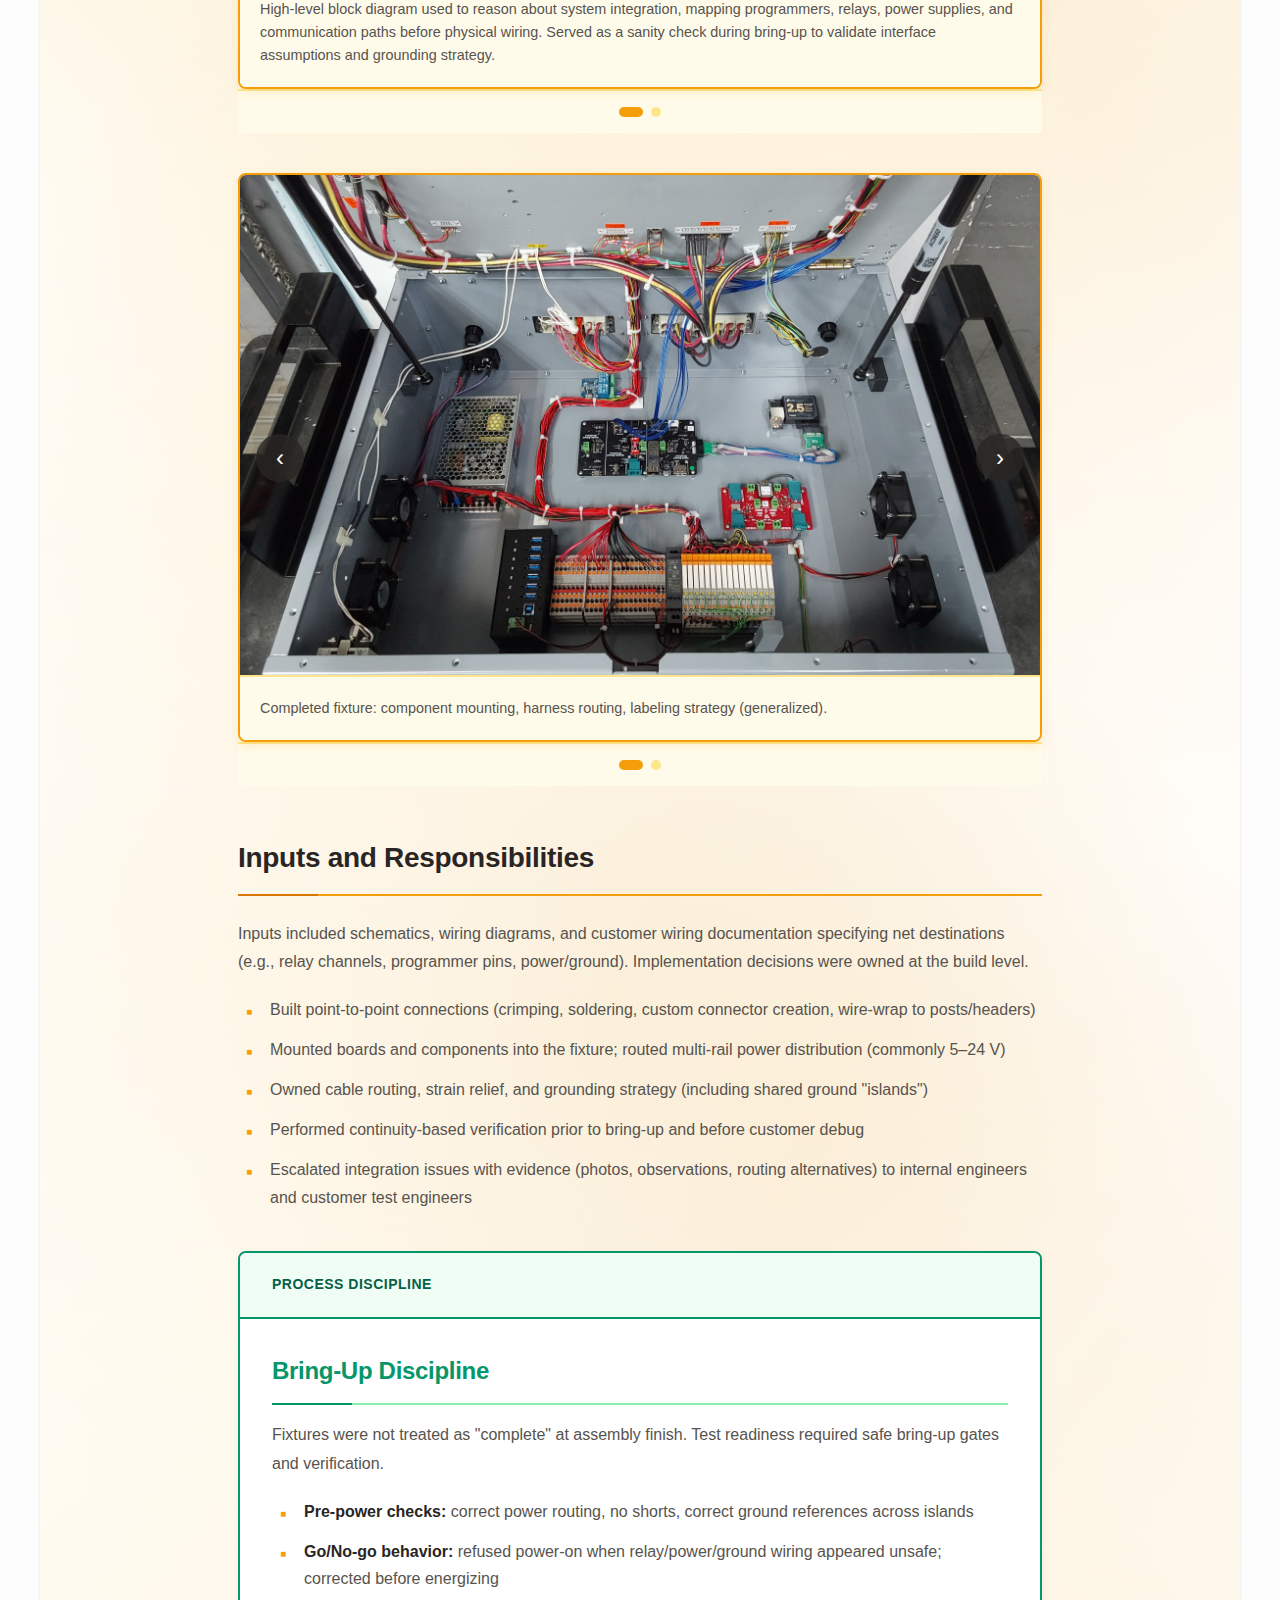
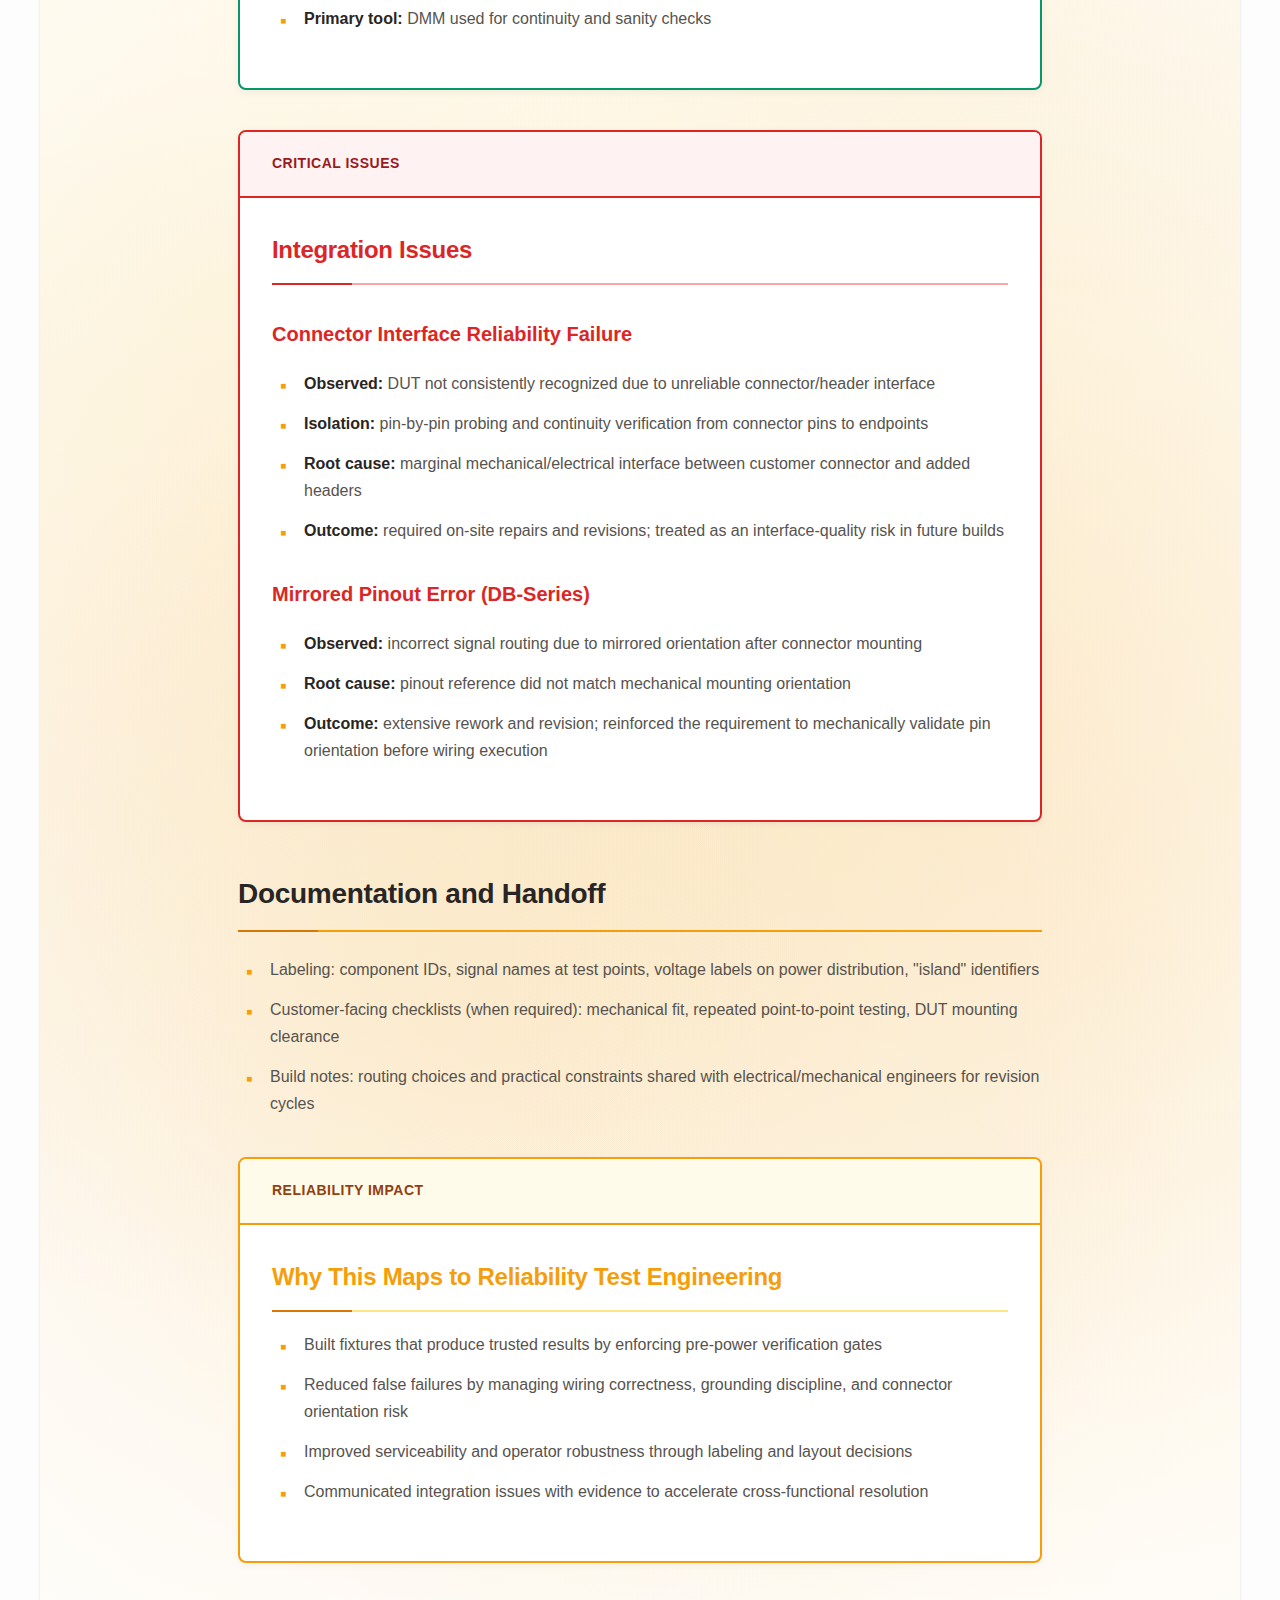
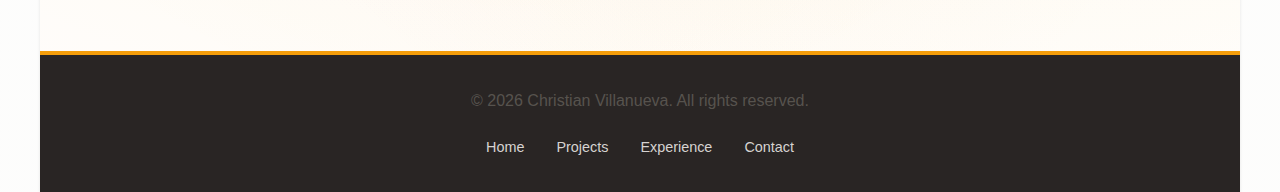
<file: projects/QxQ.html>
<!DOCTYPE html>
<html lang="en">
<head>
  <meta charset="UTF-8">
  <meta name="viewport" content="width=device-width, initial-scale=1.0">
  <title>Test Fixture Integration and Bring-Up | Christian Villanueva</title>
  <style>
    * {
      margin: 0;
      padding: 0;
      box-sizing: border-box;
    }

    html {
      scroll-behavior: smooth;
    }

    body {
      font-family: 'Inter', -apple-system, BlinkMacSystemFont, 'Segoe UI', sans-serif;
      line-height: 1.7;
      color: #292524;
      background: 
        linear-gradient(to bottom, rgba(250, 250, 249, 0.50), rgba(250, 250, 249, 0.50)),
        url('../assets/photos/SF-Skyline.jpg') center/cover no-repeat fixed;
      min-height: 100vh;
    }

    .container {
      max-width: 1200px;
      margin: 0 auto;
      background: white;
      box-shadow: 0 1px 3px rgba(0, 0, 0, 0.1);
      position: relative;
      z-index: 1;
    }

    .container::before {
      content: '';
      position: absolute;
      top: 0;
      left: 0;
      right: 0;
      bottom: 0;
      background-image: 
        radial-gradient(circle at 20% 30%, rgba(251, 191, 36, 0.15) 0%, transparent 25%),
        radial-gradient(circle at 45% 15%, rgba(245, 158, 11, 0.12) 0%, transparent 20%),
        radial-gradient(circle at 25% 25%, rgba(217, 119, 6, 0.08) 0%, transparent 15%),
        radial-gradient(circle at 80% 20%, rgba(251, 191, 36, 0.15) 0%, transparent 30%),
        radial-gradient(circle at 90% 35%, rgba(245, 158, 11, 0.1) 0%, transparent 20%),
        radial-gradient(circle at 85% 28%, rgba(217, 119, 6, 0.08) 0%, transparent 18%),
        radial-gradient(circle at 15% 70%, rgba(251, 191, 36, 0.12) 0%, transparent 28%),
        radial-gradient(circle at 25% 85%, rgba(245, 158, 11, 0.1) 0%, transparent 22%),
        radial-gradient(circle at 20% 78%, rgba(217, 119, 6, 0.07) 0%, transparent 16%),
        radial-gradient(circle at 75% 75%, rgba(251, 191, 36, 0.14) 0%, transparent 32%),
        radial-gradient(circle at 85% 82%, rgba(245, 158, 11, 0.11) 0%, transparent 24%),
        radial-gradient(circle at 78% 78%, rgba(217, 119, 6, 0.08) 0%, transparent 19%),
        radial-gradient(circle at 50% 50%, rgba(251, 191, 36, 0.08) 0%, transparent 35%),
        radial-gradient(circle at 55% 48%, rgba(245, 158, 11, 0.06) 0%, transparent 25%),
        radial-gradient(circle at 48% 52%, rgba(217, 119, 6, 0.05) 0%, transparent 20%);
      pointer-events: none;
      opacity: 0.7;
      z-index: 0;
    }

    .container::after {
      content: '';
      position: absolute;
      top: 0;
      left: 0;
      right: 0;
      bottom: 0;
      background-image: 
        radial-gradient(circle at 35% 40%, rgba(251, 191, 36, 0.08) 0%, transparent 15%),
        radial-gradient(circle at 32% 38%, rgba(245, 158, 11, 0.06) 0%, transparent 12%),
        radial-gradient(circle at 65% 55%, rgba(217, 119, 6, 0.09) 0%, transparent 18%),
        radial-gradient(circle at 68% 52%, rgba(251, 191, 36, 0.07) 0%, transparent 14%),
        radial-gradient(circle at 40% 85%, rgba(245, 158, 11, 0.08) 0%, transparent 16%),
        radial-gradient(circle at 60% 25%, rgba(217, 119, 6, 0.07) 0%, transparent 13%),
        radial-gradient(circle at 10% 50%, rgba(251, 191, 36, 0.1) 0%, transparent 20%),
        radial-gradient(circle at 92% 60%, rgba(245, 158, 11, 0.09) 0%, transparent 17%);
      pointer-events: none;
      opacity: 0.5;
      z-index: 0;
    }

    /* Header */
    header {
      background: #292524;
      color: white;
      padding: 4rem 3rem 3rem;
      position: relative;
      border-bottom: 4px solid #f59e0b;
      z-index: 10;
    }

    .back-link {
      position: absolute;
      top: 1.5rem;
      left: 2rem;
      color: #d6d3d1;
      text-decoration: none;
      font-size: 0.95rem;
      font-weight: 500;
      display: flex;
      align-items: center;
      gap: 0.5rem;
      transition: all 0.2s ease;
    }

    .back-link:hover {
      color: #fbbf24;
      transform: translateX(-4px);
    }

    .back-link svg {
      width: 16px;
      height: 16px;
      fill: currentColor;
    }

    .header-content {
      max-width: 900px;
      margin: 0 auto;
      text-align: center;
    }

    h1 {
      font-size: 2.5rem;
      font-weight: 700;
      margin-bottom: 1rem;
      letter-spacing: -0.5px;
      color: white;
    }

    .project-meta {
      display: flex;
      gap: 1.5rem;
      justify-content: center;
      align-items: center;
      margin-bottom: 1.5rem;
      flex-wrap: wrap;
    }

    .meta-item {
      display: flex;
      align-items: center;
      gap: 0.5rem;
      color: #d6d3d1;
      font-size: 0.9rem;
    }

    .meta-item svg {
      width: 16px;
      height: 16px;
      fill: currentColor;
    }

    .subtitle {
      font-size: 1.1rem;
      color: #d6d3d1;
      font-weight: 400;
      line-height: 1.6;
      max-width: 800px;
      margin: 0 auto;
    }

    /* Content */
    .content {
      padding: 3rem;
      max-width: 900px;
      margin: 0 auto;
      position: relative;
      z-index: 10;
    }

    h2 {
      color: #292524;
      font-size: 1.75rem;
      margin: 3rem 0 1.5rem;
      padding-bottom: 0.75rem;
      border-bottom: 2px solid #f59e0b;
      font-weight: 700;
      letter-spacing: -0.3px;
      position: relative;
    }

    h2::before {
      content: '';
      position: absolute;
      bottom: -2px;
      left: 0;
      width: 80px;
      height: 2px;
      background: #d97706;
    }

    .content > h2:first-child {
      margin-top: 0;
    }

    h3 {
      color: #292524;
      font-size: 1.25rem;
      margin: 2rem 0 1rem;
      font-weight: 600;
    }

    p {
      margin-bottom: 1.2rem;
      color: #57534e;
      font-size: 1rem;
      line-height: 1.8;
    }

    strong {
      color: #292524;
      font-weight: 600;
    }

    ul {
      margin: 1.2rem 0 1.5rem 0;
      list-style: none;
    }

    ul li {
      position: relative;
      padding-left: 2rem;
      margin-bottom: 0.8rem;
      color: #57534e;
      font-size: 1rem;
      line-height: 1.7;
    }

    ul li:before {
      content: "▪";
      position: absolute;
      left: 0.5rem;
      color: #f59e0b;
      font-size: 1.2rem;
    }

    /* Note Box */
    .note {
      background: #fffbeb;
      border-left: 4px solid #f59e0b;
      padding: 1.5rem;
      margin-bottom: 2rem;
      border-radius: 0 4px 4px 0;
      border-right: 1px solid rgba(245, 158, 11, 0.2);
      border-top: 1px solid rgba(245, 158, 11, 0.1);
      border-bottom: 1px solid rgba(245, 158, 11, 0.1);
    }

    .note p {
      margin: 0;
      color: #92400e;
    }

    /* Meta Grid */
    .meta {
      display: grid;
      grid-template-columns: 1fr;
      gap: 1rem;
      margin: 1.5rem 0;
    }

    .meta div {
      border: 1px solid #fde68a;
      border-radius: 4px;
      padding: 1rem 1.25rem;
      background: #fffbeb;
    }

    .meta div .label {
      color: #92400e;
      font-weight: 600;
    }

    @media (min-width: 860px) {
      .meta {
        grid-template-columns: 1fr 1fr;
      }
    }

    /* Carousel styles */
    .carousel {
      position: relative;
      margin: 2.5rem 0;
    }

    .carousel-container {
      position: relative;
      overflow: hidden;
      border: 2px solid #f59e0b;
      border-radius: 8px;
      background: white;
      box-shadow: 0 4px 12px rgba(245, 158, 11, 0.15);
    }

    .carousel-track {
      display: flex;
      transition: transform 0.3s ease-in-out;
      width: 100%;
    }

    .carousel-slide {
      min-width: 100%;
      max-width: 100%;
      flex-shrink: 0;
    }

    .carousel-slide figure {
      border: none;
      border-radius: 0;
      margin: 0;
    }

    .carousel-slide figure img {
      width: 100%;
      height: auto;
      display: block;
      max-height: 500px;
      object-fit: contain;
      background: linear-gradient(135deg, #fef3c7 0%, #fde68a 100%);
    }

    .carousel-slide figcaption {
      padding: 1.25rem;
      font-size: 0.9rem;
      color: #57534e;
      background: #fffbeb;
      border-top: 2px solid #fde68a;
      line-height: 1.6;
    }

    .carousel-button {
      position: absolute;
      top: 50%;
      transform: translateY(-50%);
      background: rgba(41, 37, 36, 0.8);
      color: white;
      border: none;
      width: 48px;
      height: 48px;
      border-radius: 50%;
      cursor: pointer;
      display: flex;
      align-items: center;
      justify-content: center;
      font-size: 1.5rem;
      z-index: 10;
      transition: all 0.2s ease;
    }

    .carousel-button:hover {
      background: rgba(41, 37, 36, 0.95);
      transform: translateY(-50%) scale(1.1);
    }

    .carousel-button:active {
      transform: translateY(-50%) scale(0.95);
    }

    .carousel-button.prev {
      left: 1rem;
    }

    .carousel-button.next {
      right: 1rem;
    }

    .carousel-indicators {
      display: flex;
      justify-content: center;
      gap: 0.5rem;
      padding: 1rem;
      background: #fffbeb;
      border-top: 2px solid #fde68a;
    }

    .carousel-indicator {
      width: 10px;
      height: 10px;
      border-radius: 50%;
      background: #fde68a;
      border: none;
      cursor: pointer;
      transition: all 0.2s ease;
    }

    .carousel-indicator.active {
      background: #f59e0b;
      width: 24px;
      border-radius: 5px;
    }

    .carousel-indicator:hover {
      background: #fbbf24;
    }

    .carousel-indicator.active:hover {
      background: #d97706;
    }

    /* Section Cards */
    .section-card {
      margin: 2.5rem 0;
      border-radius: 8px;
      overflow: hidden;
      background: white;
      box-shadow: 0 2px 8px rgba(0, 0, 0, 0.05);
      transition: all 0.3s ease;
    }

    .section-card:hover {
      box-shadow: 0 4px 16px rgba(0, 0, 0, 0.1);
      transform: translateY(-2px);
    }

    .section-header {
      padding: 1.25rem 2rem;
      font-weight: 600;
      font-size: 0.875rem;
      text-transform: uppercase;
      letter-spacing: 0.5px;
      border-bottom: 2px solid;
    }

    .section-content {
      padding: 2rem;
    }

    /* Integration Issues Card */
    .integration-issues {
      border: 2px solid #dc2626;
    }

    .integration-issues .section-header {
      background: #fef2f2;
      color: #991b1b;
      border-color: #dc2626;
    }

    .integration-issues .section-content h2,
    .integration-issues .section-content h3 {
      color: #dc2626;
      border-color: #fca5a5;
    }

    .integration-issues .section-content h2::before {
      background: #dc2626;
    }

    /* Process Card */
    .process-card {
      border: 2px solid #059669;
    }

    .process-card .section-header {
      background: #f0fdf4;
      color: #065f46;
      border-color: #059669;
    }

    .process-card .section-content h2 {
      color: #059669;
      border-color: #86efac;
    }

    .process-card .section-content h2::before {
      background: #059669;
    }

    /* Principles Card */
    .principles {
      border: 2px solid #f59e0b;
    }

    .principles .section-header {
      background: #fffbeb;
      color: #92400e;
      border-color: #f59e0b;
    }

    .principles .section-content h2 {
      color: #f59e0b;
      border-color: #fde68a;
    }

    .principles .section-content h2::before {
      background: #d97706;
    }

    .section-content h2 {
      margin-top: 0;
      font-size: 1.5rem;
      margin-bottom: 1rem;
    }

    /* Footer */
    footer {
      background: #292524;
      color: #d6d3d1;
      text-align: center;
      padding: 2rem 3rem;
      border-top: 4px solid #f59e0b;
      position: relative;
      z-index: 10;
    }

    .footer-links {
      display: flex;
      gap: 2rem;
      justify-content: center;
      margin-top: 1rem;
      flex-wrap: wrap;
    }

    .footer-links a {
      color: #d6d3d1;
      text-decoration: none;
      font-size: 0.9rem;
      transition: color 0.2s ease;
    }

    .footer-links a:hover {
      color: #fbbf24;
    }

    /* Mobile Styles */
    @media (max-width: 768px) {
      header {
        padding: 3rem 1.5rem 2rem;
      }

      .back-link {
        position: static;
        margin-bottom: 1.5rem;
        justify-content: center;
      }

      h1 {
        font-size: 2rem;
      }

      .content {
        padding: 2rem 1.5rem;
      }

      h2 {
        font-size: 1.5rem;
      }

      .section-content {
        padding: 1.5rem;
      }

      .section-header {
        padding: 1rem 1.5rem;
      }

      .note {
        padding: 1.25rem;
      }

      .project-meta {
        flex-direction: column;
        gap: 0.75rem;
      }

      footer {
        padding: 1.5rem;
      }

      .footer-links {
        flex-direction: column;
        gap: 0.75rem;
      }

      .carousel-button {
        width: 40px;
        height: 40px;
        font-size: 1.25rem;
      }

      .carousel-button.prev {
        left: 0.5rem;
      }

      .carousel-button.next {
        right: 0.5rem;
      }
    }

    ::selection {
      background: #fbbf24;
      color: #292524;
    }

    /* Scroll Progress Indicator */
    .progress-bar {
      position: fixed;
      top: 0;
      left: 0;
      height: 4px;
      background: linear-gradient(90deg, #f59e0b 0%, #fbbf24 100%);
      width: 0%;
      z-index: 1000;
      transition: width 0.1s ease;
    }

    code {
      background: #fef3c7;
      padding: 2px 6px;
      border-radius: 4px;
      font-family: 'Courier New', monospace;
      font-size: 0.9em;
      color: #92400e;
    }
  </style>
</head>
<body>
  <div class="progress-bar" id="progressBar"></div>

  <div class="container">
    <header>
      <a href="../index.html" class="back-link">
        <svg viewBox="0 0 24 24" xmlns="http://www.w3.org/2000/svg">
          <path d="M20 11H7.83l5.59-5.59L12 4l-8 8 8 8 1.41-1.41L7.83 13H20v-2z"/>
        </svg>
        Back to Portfolio
      </a>
      <div class="header-content">
        <h1>Test Fixture Integration and Bring-Up</h1>
        <div class="project-meta">
          <div class="meta-item">
            <svg viewBox="0 0 24 24" xmlns="http://www.w3.org/2000/svg">
              <path d="M20 6h-4V4c0-1.11-.89-2-2-2h-4c-1.11 0-2 .89-2 2v2H4c-1.11 0-1.99.89-1.99 2L2 19c0 1.11.89 2 2 2h16c1.11 0 2-.89 2-2V8c0-1.11-.89-2-2-2zm-6 0h-4V4h4v2z"/>
            </svg>
            Test Engineering
          </div>
          <div class="meta-item">
            <svg viewBox="0 0 24 24" xmlns="http://www.w3.org/2000/svg">
              <path d="M11.99 2C6.47 2 2 6.48 2 12s4.47 10 9.99 10C17.52 22 22 17.52 22 12S17.52 2 11.99 2zM12 20c-4.42 0-8-3.58-8-8s3.58-8 8-8 8 3.58 8 8-3.58 8-8 8zm.5-13H11v6l5.25 3.15.75-1.23-4.5-2.67z"/>
            </svg>
            2025 - Present
          </div>
        </div>
        <p class="subtitle">
          Electrical test fixture integration for engineering validation: schematic-driven wiring, safe bring-up,
          interface verification, and repeatability
        </p>
      </div>
    </header>

    <div class="content">
      <section class="note">
        <p><strong>Confidentiality:</strong> Customer identifiers, part numbers, and proprietary pin names are omitted. Content focuses on integration process, verification discipline, and reliability outcomes.</p>
      </section>

      <h2>Overview</h2>
      <p>
        Integrated electrical test fixtures used to validate PCB-level boards and complete assemblies across server,
        automotive, and embedded electronics. Fixtures supported functional checks and firmware flashing in an
        operator-driven engineering validation environment.
      </p>

      <div class="meta">
        <div><strong>Environment:</strong> Engineering validation, small-scale, manual operation</div>
        <div><strong>Volume:</strong> 30+ fixtures assembled and integrated</div>
        <div><strong>Typical fixture contents:</strong> PSU (5–24 V), relay arrays, programmers, Raspberry Pi, USB hubs, network switches</div>
        <div><strong>Primary risks managed:</strong> miswires, power distribution errors, connector orientation/pin mapping, operator error</div>
      </div>

      <h2>Artifacts</h2>

      <div class="carousel" id="diagram-carousel">
        <div class="carousel-container">
          <button class="carousel-button prev" onclick="moveCarousel('diagram-carousel', -1)">‹</button>
          <button class="carousel-button next" onclick="moveCarousel('diagram-carousel', 1)">›</button>
          <div class="carousel-track">
            <div class="carousel-slide">
              <figure>
                <img src="../assets/diagrams/qxq/Palm-Block Diagram.png" alt="Block diagram used for fixture integration (generalized)" />
                <figcaption>High-level block diagram used to reason about system integration, mapping programmers, relays, power supplies, and communication paths before physical wiring. Served as a sanity check during bring-up to validate interface assumptions and grounding strategy.</figcaption>
              </figure>
            </div>
            <div class="carousel-slide">
              <figure>
                <img src="../assets/diagrams/qxq/MRC-Block Diagram.png" alt="Second block diagram reference" />
                <figcaption>Schematic-derived wiring diagram used as the primary reference during fixture assembly and continuity verification, showing power domains, relay routing, and signal fan-out to DUT interfaces. Diagram complexity required staged bring-up and pin-by-pin validation to prevent miswires and power faults.</figcaption>
              </figure>
            </div>
          </div>
        </div>
        <div class="carousel-indicators">
          <button class="carousel-indicator active" onclick="goToSlide('diagram-carousel', 0)"></button>
          <button class="carousel-indicator" onclick="goToSlide('diagram-carousel', 1)"></button>
        </div>
      </div>

      <div class="carousel" id="fixture-carousel">
        <div class="carousel-container">
          <button class="carousel-button prev" onclick="moveCarousel('fixture-carousel', -1)">‹</button>
          <button class="carousel-button next" onclick="moveCarousel('fixture-carousel', 1)">›</button>
          <div class="carousel-track">
            <div class="carousel-slide">
              <figure>
                <img src="../assets/photos/qxq/Fixture-Bottom.jpg" alt="Completed test fixture photo (generalized)" />
                <figcaption>Completed fixture: component mounting, harness routing, labeling strategy (generalized).</figcaption>
              </figure>
            </div>
            <div class="carousel-slide">
              <figure>
                <img src="../assets/photos/qxq/Fixture-Top.jpg" alt="Fixture internal wiring photo (generalized)" />
                <figcaption>Fixture internal wiring: strain relief, ground reference strategy, serviceability (generalized).</figcaption>
              </figure>
            </div>
          </div>
        </div>
        <div class="carousel-indicators">
          <button class="carousel-indicator active" onclick="goToSlide('fixture-carousel', 0)"></button>
          <button class="carousel-indicator" onclick="goToSlide('fixture-carousel', 1)"></button>
        </div>
      </div>

      <h2>Inputs and Responsibilities</h2>
      <p>Inputs included schematics, wiring diagrams, and customer wiring documentation specifying net destinations (e.g., relay channels, programmer pins, power/ground). Implementation decisions were owned at the build level.</p>
      <ul>
        <li>Built point-to-point connections (crimping, soldering, custom connector creation, wire-wrap to posts/headers)</li>
        <li>Mounted boards and components into the fixture; routed multi-rail power distribution (commonly 5–24 V)</li>
        <li>Owned cable routing, strain relief, and grounding strategy (including shared ground "islands")</li>
        <li>Performed continuity-based verification prior to bring-up and before customer debug</li>
        <li>Escalated integration issues with evidence (photos, observations, routing alternatives) to internal engineers and customer test engineers</li>
      </ul>

      <div class="section-card process-card">
        <div class="section-header">Process Discipline</div>
        <div class="section-content">
          <h2>Bring-Up Discipline</h2>
          <p>Fixtures were not treated as "complete" at assembly finish. Test readiness required safe bring-up gates and verification.</p>
          <ul>
            <li><strong>Pre-power checks:</strong> correct power routing, no shorts, correct ground references across islands</li>
            <li><strong>Go/No-go behavior:</strong> refused power-on when relay/power/ground wiring appeared unsafe; corrected before energizing</li>
            <li><strong>Primary tool:</strong> DMM used for continuity and sanity checks</li>
          </ul>
        </div>
      </div>

      <div class="section-card integration-issues">
        <div class="section-header">Critical Issues</div>
        <div class="section-content">
          <h2>Integration Issues</h2>

          <h3>Connector Interface Reliability Failure</h3>
          <ul>
            <li><strong>Observed:</strong> DUT not consistently recognized due to unreliable connector/header interface</li>
            <li><strong>Isolation:</strong> pin-by-pin probing and continuity verification from connector pins to endpoints</li>
            <li><strong>Root cause:</strong> marginal mechanical/electrical interface between customer connector and added headers</li>
            <li><strong>Outcome:</strong> required on-site repairs and revisions; treated as an interface-quality risk in future builds</li>
          </ul>

          <h3>Mirrored Pinout Error (DB-Series)</h3>
          <ul>
            <li><strong>Observed:</strong> incorrect signal routing due to mirrored orientation after connector mounting</li>
            <li><strong>Root cause:</strong> pinout reference did not match mechanical mounting orientation</li>
            <li><strong>Outcome:</strong> extensive rework and revision; reinforced the requirement to mechanically validate pin orientation before wiring execution</li>
          </ul>
        </div>
      </div>

      <h2>Documentation and Handoff</h2>
      <ul>
        <li>Labeling: component IDs, signal names at test points, voltage labels on power distribution, "island" identifiers</li>
        <li>Customer-facing checklists (when required): mechanical fit, repeated point-to-point testing, DUT mounting clearance</li>
        <li>Build notes: routing choices and practical constraints shared with electrical/mechanical engineers for revision cycles</li>
      </ul>

      <div class="section-card principles">
        <div class="section-header">Reliability Impact</div>
        <div class="section-content">
          <h2>Why This Maps to Reliability Test Engineering</h2>
          <ul>
            <li>Built fixtures that produce trusted results by enforcing pre-power verification gates</li>
            <li>Reduced false failures by managing wiring correctness, grounding discipline, and connector orientation risk</li>
            <li>Improved serviceability and operator robustness through labeling and layout decisions</li>
            <li>Communicated integration issues with evidence to accelerate cross-functional resolution</li>
          </ul>
        </div>
      </div>
    </div>

    <footer>
      <p>&copy; 2026 Christian Villanueva. All rights reserved.</p>
      <div class="footer-links">
        <a href="../index.html">Home</a>
        <a href="../index.html#projects">Projects</a>
        <a href="../index.html#experience">Experience</a>
        <a href="../index.html#contact">Contact</a>
      </div>
    </footer>
  </div>

  <script>
    // Scroll progress bar
    window.addEventListener('scroll', () => {
      const winScroll = document.body.scrollTop || document.documentElement.scrollTop;
      const height = document.documentElement.scrollHeight - document.documentElement.clientHeight;
      const scrolled = (winScroll / height) * 100;
      document.getElementById('progressBar').style.width = scrolled + '%';
    });

    // Carousel functionality
    const carousels = {};

    function initCarousel(id) {
      carousels[id] = {
        currentSlide: 0,
        track: document.querySelector(`#${id} .carousel-track`),
        indicators: document.querySelectorAll(`#${id} .carousel-indicator`),
        totalSlides: document.querySelectorAll(`#${id} .carousel-slide`).length
      };
    }

    function updateCarousel(id) {
      const carousel = carousels[id];
      carousel.track.style.transform = `translateX(-${carousel.currentSlide * 100}%)`;
      
      carousel.indicators.forEach((indicator, index) => {
        if (index === carousel.currentSlide) {
          indicator.classList.add('active');
        } else {
          indicator.classList.remove('active');
        }
      });
    }

    function moveCarousel(id, direction) {
      const carousel = carousels[id];
      carousel.currentSlide += direction;
      
      if (carousel.currentSlide < 0) {
        carousel.currentSlide = carousel.totalSlides - 1;
      } else if (carousel.currentSlide >= carousel.totalSlides) {
        carousel.currentSlide = 0;
      }
      
      updateCarousel(id);
    }

    function goToSlide(id, slideIndex) {
      const carousel = carousels[id];
      carousel.currentSlide = slideIndex;
      updateCarousel(id);
    }

    // Initialize both carousels on page load
    document.addEventListener('DOMContentLoaded', function() {
      initCarousel('diagram-carousel');
      initCarousel('fixture-carousel');
    });
  </script>
</body>
</html>
</file>
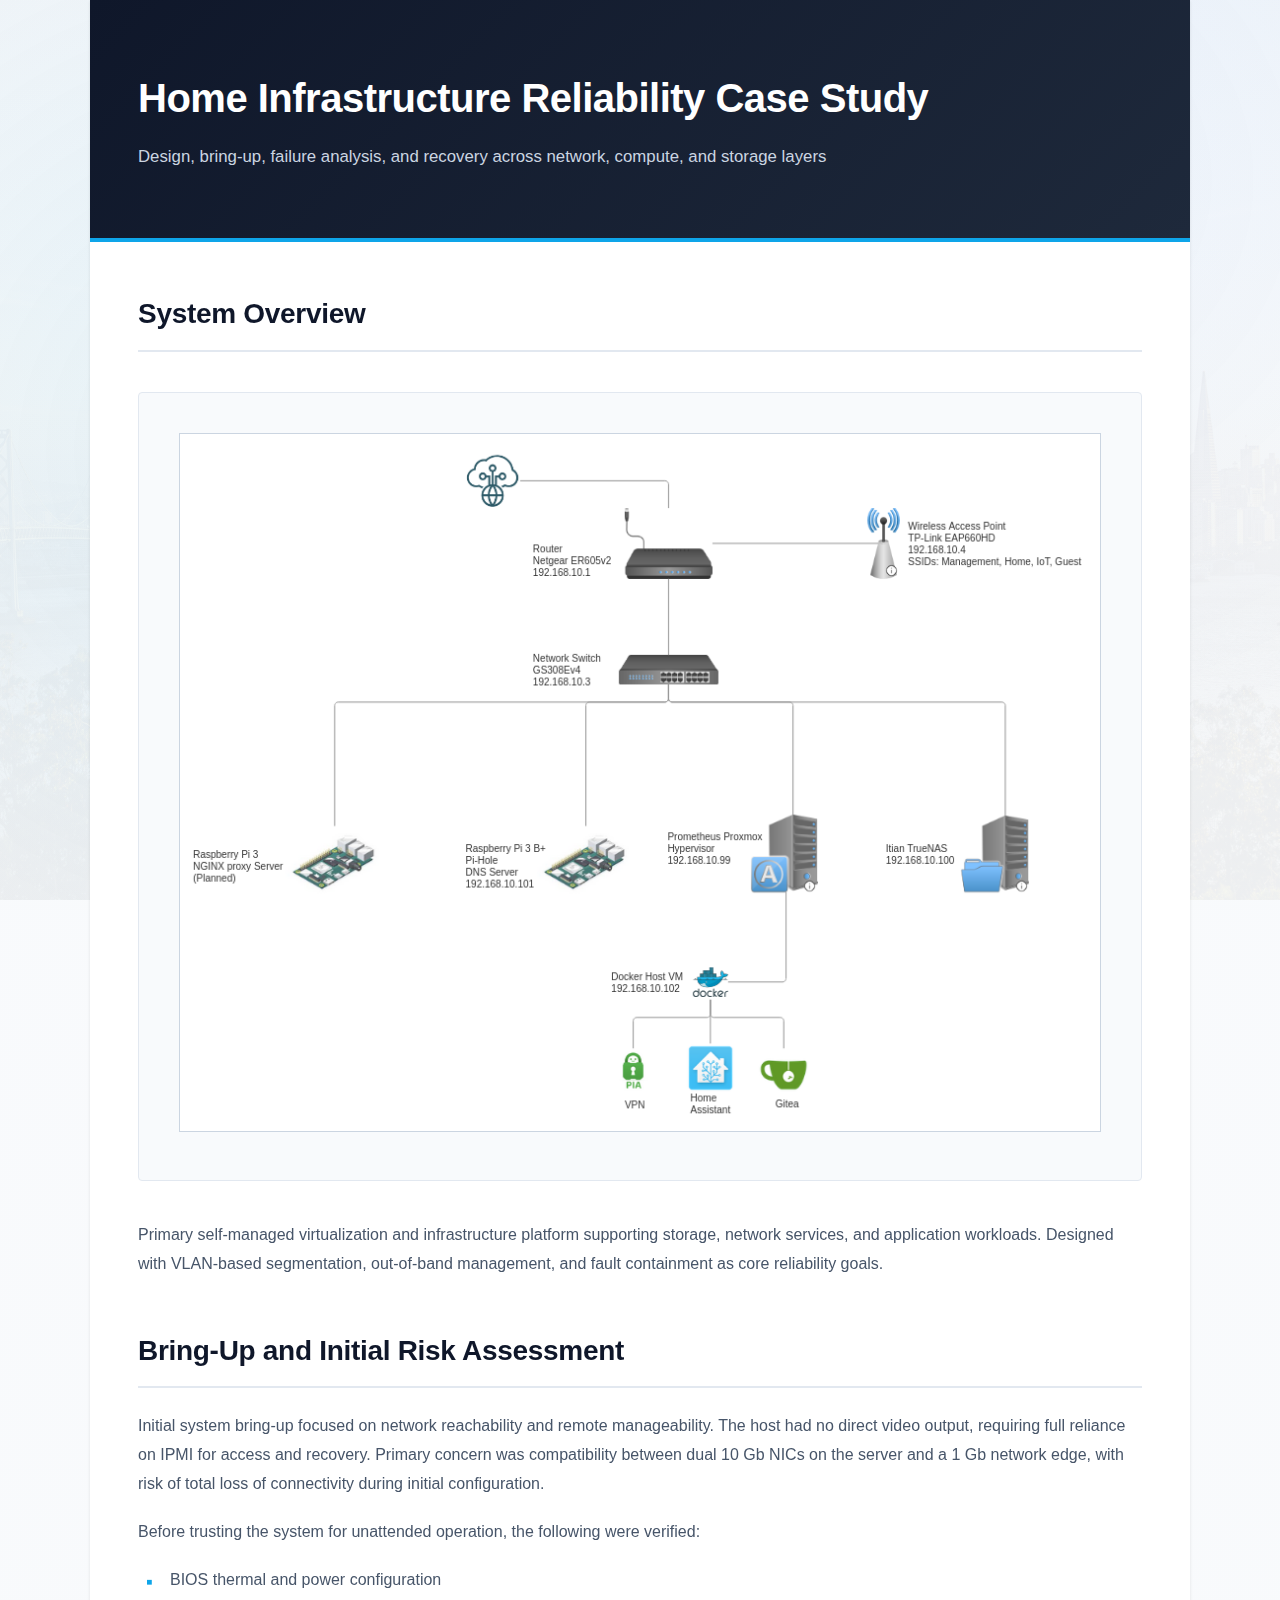
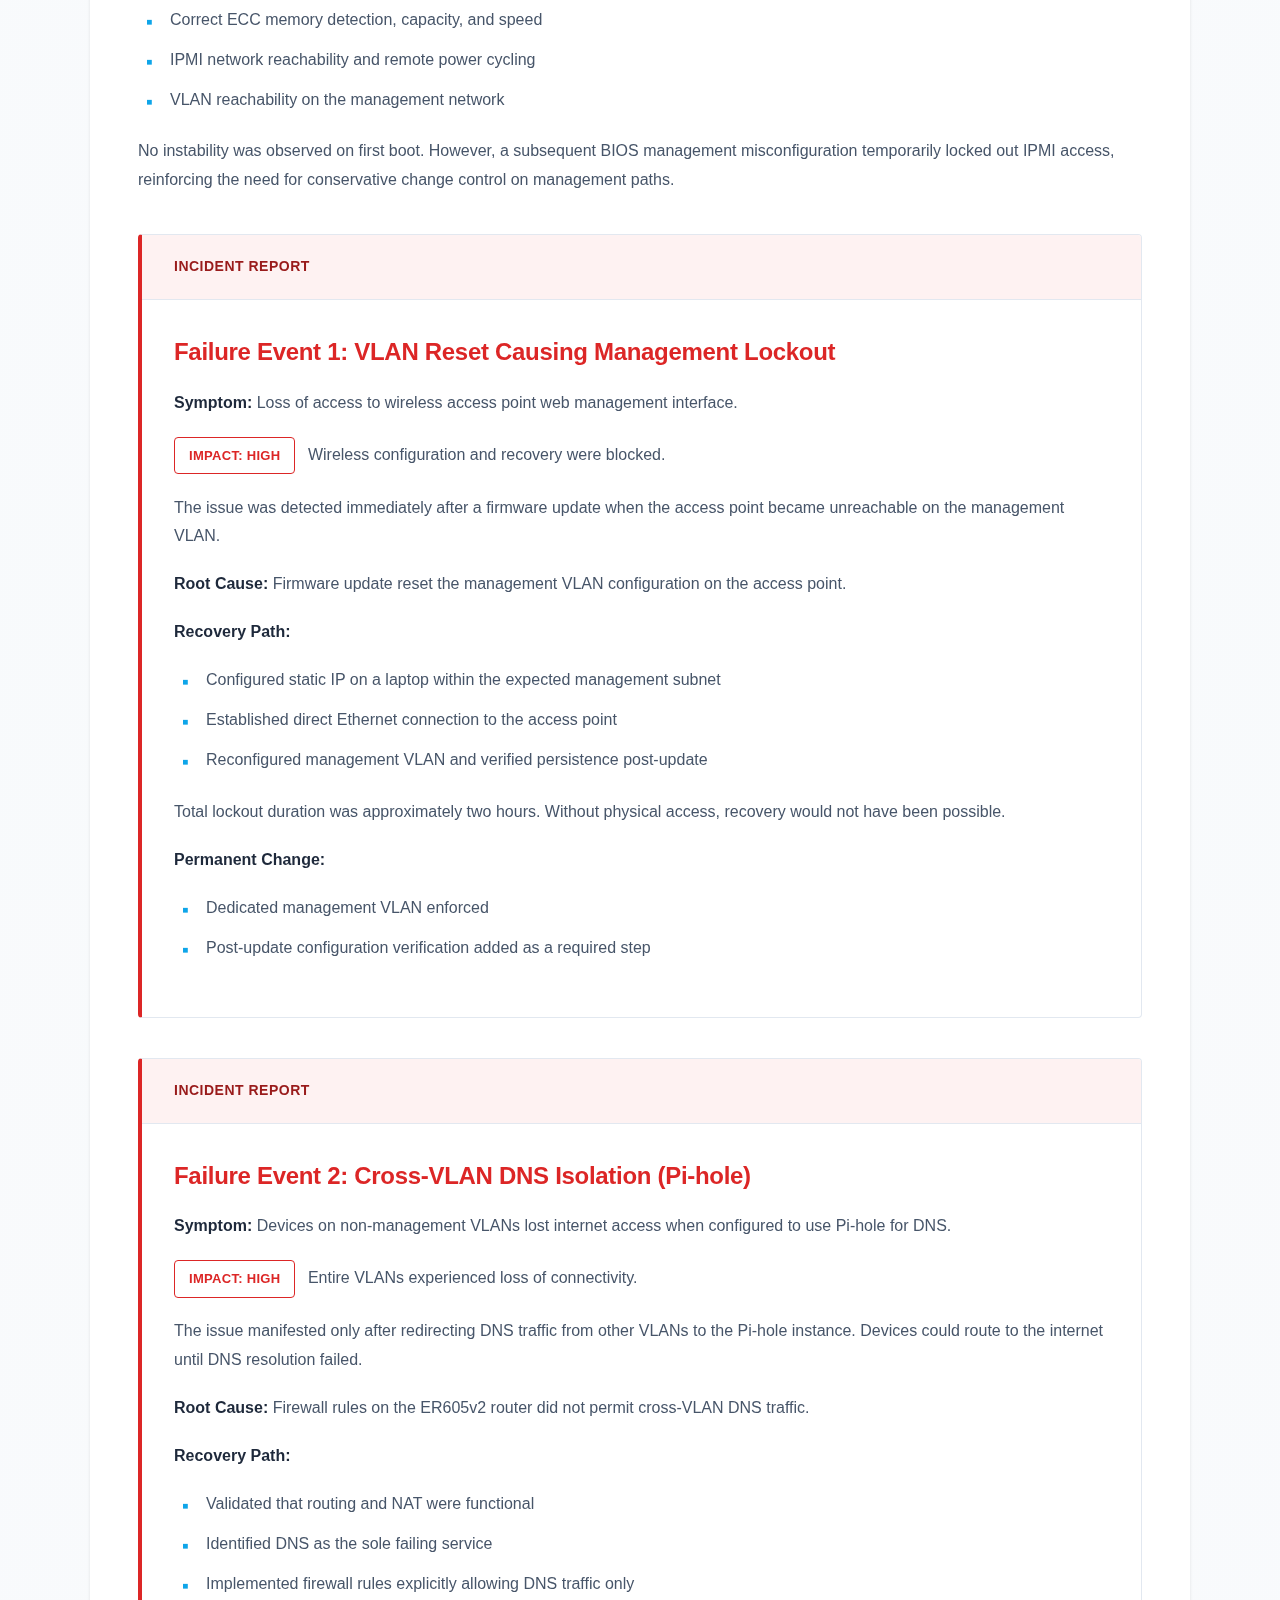
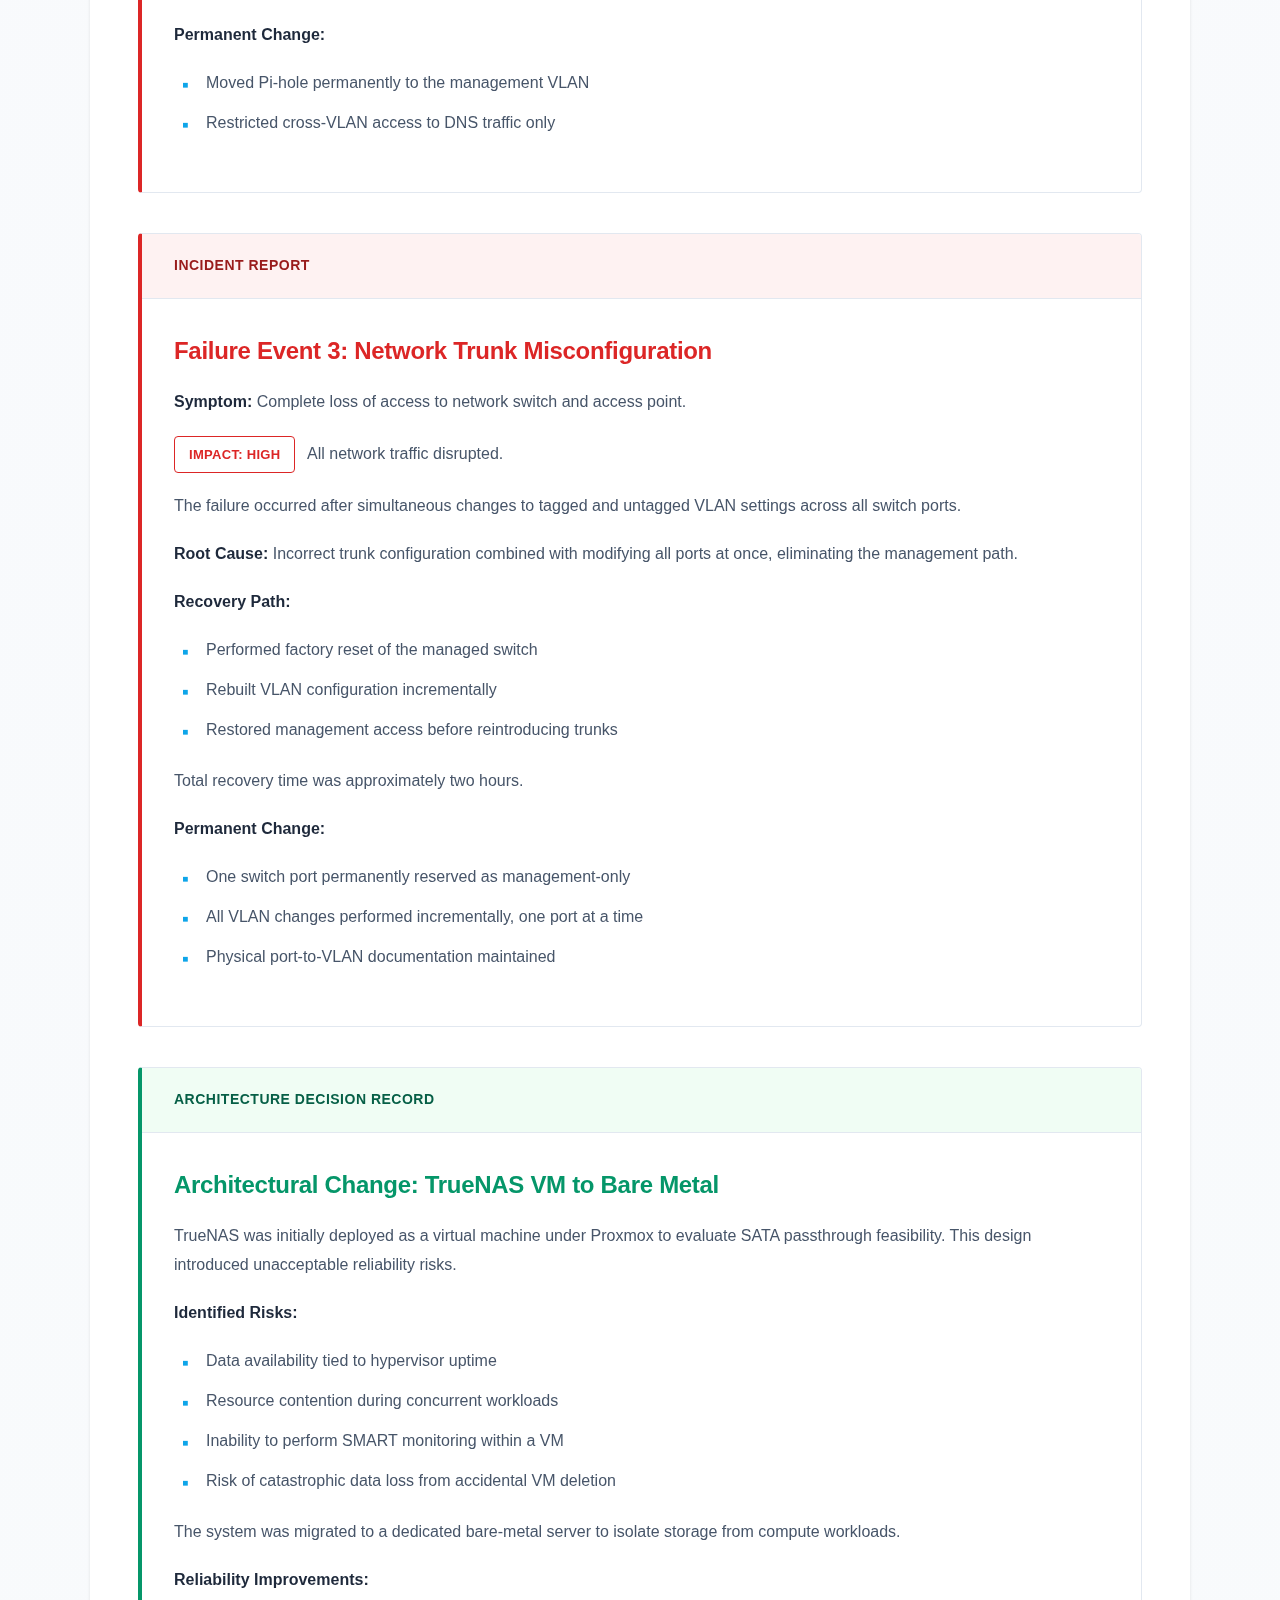
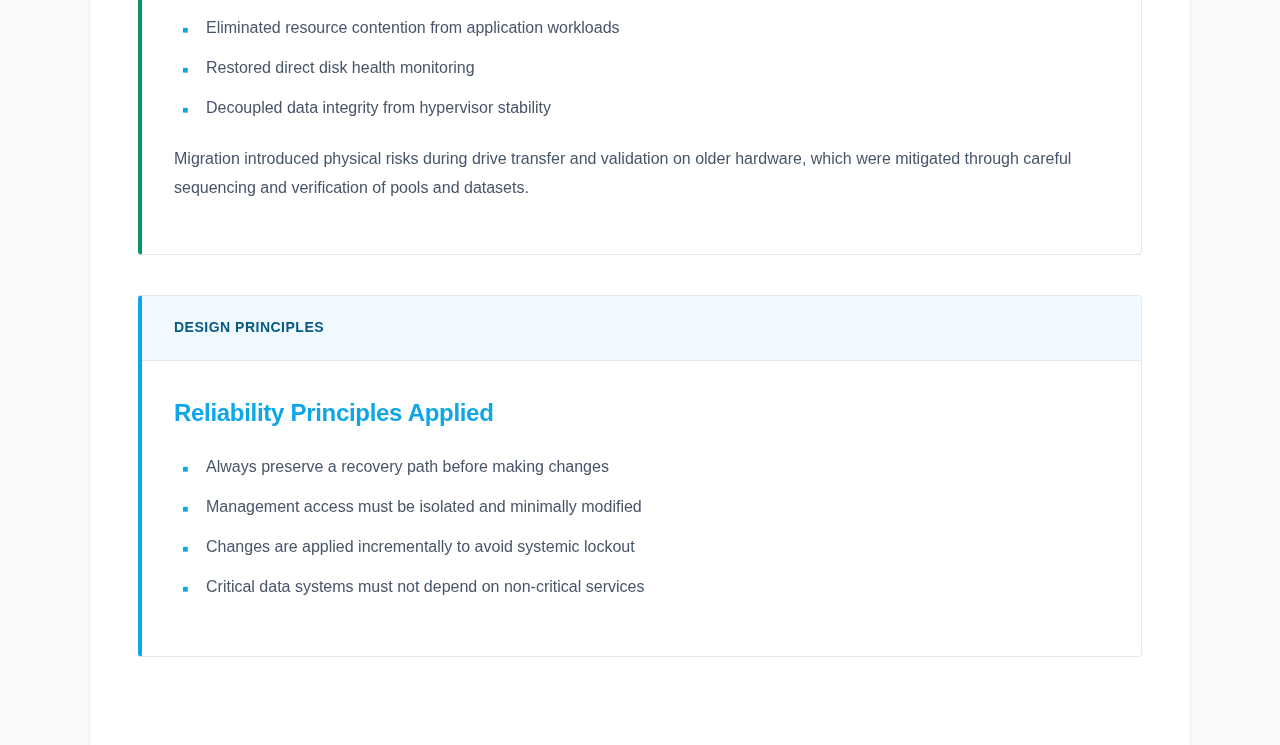
<file: projects/Test.html>
<!DOCTYPE html>
<html lang="en">
<head>
  <meta charset="UTF-8">
  <meta name="viewport" content="width=device-width, initial-scale=1.0">
  <title>Proxmox Infrastructure Reliability</title>
  <style>
    * {
      margin: 0;
      padding: 0;
      box-sizing: border-box;
    }

    body {
      font-family: 'Inter', -apple-system, BlinkMacSystemFont, 'Segoe UI', sans-serif;
      line-height: 1.7;
      color: #1e293b;
      background: 
        linear-gradient(to bottom, rgba(248, 250, 252, 0.95), rgba(248, 250, 252, 0.98)),
        url('../assets/photos/SF-Skyline.jpg') center/cover no-repeat fixed;
      min-height: 100vh;
      padding: 0;
      position: relative;
    }

    body::before {
      content: '';
      position: fixed;
      top: 0;
      left: 0;
      right: 0;
      bottom: 0;
      background: 
        radial-gradient(circle at 20% 50%, rgba(14, 165, 233, 0.08) 0%, transparent 50%),
        radial-gradient(circle at 80% 20%, rgba(59, 130, 246, 0.06) 0%, transparent 50%);
      pointer-events: none;
      z-index: 0;
    }

    .container {
      max-width: 1100px;
      margin: 0 auto;
      background: white;
      box-shadow: 0 1px 3px rgba(0, 0, 0, 0.1);
      position: relative;
      z-index: 1;
    }

    header {
      background: linear-gradient(135deg, #0f172a 0%, #1e293b 100%);
      color: white;
      padding: 4rem 3rem 3rem;
      position: relative;
      border-bottom: 4px solid #0ea5e9;
    }

    h1 {
      font-size: 2.5rem;
      font-weight: 700;
      margin-bottom: 0.75rem;
      letter-spacing: -0.5px;
      color: white;
    }

    .subtitle {
      font-size: 1.05rem;
      color: #cbd5e1;
      font-weight: 400;
      line-height: 1.6;
      max-width: 800px;
    }

    .content {
      padding: 3rem;
    }

    h2 {
      color: #0f172a;
      font-size: 1.75rem;
      margin: 3rem 0 1.5rem;
      padding-bottom: 0.75rem;
      border-bottom: 2px solid #e2e8f0;
      font-weight: 700;
      letter-spacing: -0.3px;
    }

    .content > h2:first-child,
    .content > .diagram-container + h2 {
      margin-top: 0;
    }

    p {
      margin-bottom: 1.2rem;
      color: #475569;
      font-size: 1rem;
      line-height: 1.8;
    }

    strong {
      color: #1e293b;
      font-weight: 600;
    }

    ul {
      margin: 1.2rem 0 1.5rem 0;
      list-style: none;
    }

    ul li {
      position: relative;
      padding-left: 2rem;
      margin-bottom: 0.8rem;
      color: #475569;
      font-size: 1rem;
      line-height: 1.7;
    }

    ul li:before {
      content: "▪";
      position: absolute;
      left: 0.5rem;
      color: #0ea5e9;
      font-size: 1.2rem;
    }

    .diagram-container {
      margin: 2.5rem 0;
      text-align: center;
      background: #f8fafc;
      padding: 2.5rem;
      border: 1px solid #e2e8f0;
      border-radius: 4px;
    }

    .diagram-container img {
      max-width: 100%;
      height: auto;
      border: 1px solid #cbd5e1;
    }

    .section-card {
      margin: 2.5rem 0;
      border: 1px solid #e2e8f0;
      border-radius: 4px;
      overflow: hidden;
      background: white;
    }

    .section-header {
      padding: 1.25rem 2rem;
      font-weight: 600;
      font-size: 0.875rem;
      text-transform: uppercase;
      letter-spacing: 0.5px;
      border-bottom: 1px solid #e2e8f0;
    }

    .section-content {
      padding: 2rem;
    }

    .failure-event {
      border-left: 4px solid #dc2626;
    }

    .failure-event .section-header {
      background: #fef2f2;
      color: #991b1b;
    }

    .architectural-change {
      border-left: 4px solid #059669;
    }

    .architectural-change .section-header {
      background: #f0fdf4;
      color: #065f46;
    }

    .principles {
      border-left: 4px solid #0ea5e9;
    }

    .principles .section-header {
      background: #f0f9ff;
      color: #075985;
    }

    .section-content h2 {
      margin-top: 0;
      font-size: 1.5rem;
      border: none;
      padding-bottom: 0;
      margin-bottom: 1rem;
    }

    .failure-event .section-content h2 {
      color: #dc2626;
    }

    .architectural-change .section-content h2 {
      color: #059669;
    }

    .principles .section-content h2 {
      color: #0ea5e9;
    }

    .badge {
      display: inline-block;
      padding: 0.375rem 0.875rem;
      background: white;
      border: 1.5px solid #dc2626;
      color: #dc2626;
      border-radius: 4px;
      font-size: 0.813rem;
      font-weight: 600;
      margin-right: 0.5rem;
      text-transform: uppercase;
      letter-spacing: 0.3px;
    }

    .metric {
      display: inline-block;
      background: #f1f5f9;
      padding: 0.25rem 0.75rem;
      border-radius: 3px;
      font-size: 0.875rem;
      color: #475569;
      font-weight: 500;
    }

    @media (max-width: 768px) {
      header {
        padding: 3rem 1.5rem 2rem;
      }

      h1 {
        font-size: 2rem;
      }

      .content {
        padding: 2rem 1.5rem;
      }

      h2 {
        font-size: 1.5rem;
      }

      .section-content {
        padding: 1.5rem;
      }

      .section-header {
        padding: 1rem 1.5rem;
      }
    }

    ::selection {
      background: #0ea5e9;
      color: white;
    }
  </style>
</head>
<body>
  <div class="container">
    <header>
      <h1>Home Infrastructure Reliability Case Study</h1>
      <p class="subtitle">Design, bring-up, failure analysis, and recovery across network, compute, and storage layers</p>
    </header>

    <div class="content">
      <h2>System Overview</h2>
      
      <div class="diagram-container">
        <img src="../assets/diagrams/network-architecture.png"
             alt="Home infrastructure architecture showing router, switch, hypervisor, storage, and management services">
      </div>
      
      <p>
        Primary self-managed virtualization and infrastructure platform supporting storage,
        network services, and application workloads. Designed with VLAN-based segmentation,
        out-of-band management, and fault containment as core reliability goals.
      </p>

      <h2>Bring-Up and Initial Risk Assessment</h2>
      <p>
        Initial system bring-up focused on network reachability and remote manageability.
        The host had no direct video output, requiring full reliance on IPMI for access and recovery.
        Primary concern was compatibility between dual 10 Gb NICs on the server and a 1 Gb network
        edge, with risk of total loss of connectivity during initial configuration.
      </p>

      <p>Before trusting the system for unattended operation, the following were verified:</p>
      <ul>
        <li>BIOS thermal and power configuration</li>
        <li>Correct ECC memory detection, capacity, and speed</li>
        <li>IPMI network reachability and remote power cycling</li>
        <li>VLAN reachability on the management network</li>
      </ul>

      <p>
        No instability was observed on first boot. However, a subsequent BIOS management
        misconfiguration temporarily locked out IPMI access, reinforcing the need for
        conservative change control on management paths.
      </p>

      <div class="section-card failure-event">
        <div class="section-header">Incident Report</div>
        <div class="section-content">
          <h2>Failure Event 1: VLAN Reset Causing Management Lockout</h2>

          <p><strong>Symptom:</strong> Loss of access to wireless access point web management interface.</p>
          <p><span class="badge">Impact: High</span> Wireless configuration and recovery were blocked.</p>

          <p>
            The issue was detected immediately after a firmware update when the access point
            became unreachable on the management VLAN.
          </p>

          <p><strong>Root Cause:</strong> Firmware update reset the management VLAN configuration on the access point.</p>

          <p><strong>Recovery Path:</strong></p>
          <ul>
            <li>Configured static IP on a laptop within the expected management subnet</li>
            <li>Established direct Ethernet connection to the access point</li>
            <li>Reconfigured management VLAN and verified persistence post-update</li>
          </ul>

          <p>
            Total lockout duration was approximately two hours. Without physical access, recovery
            would not have been possible.
          </p>

          <p><strong>Permanent Change:</strong></p>
          <ul>
            <li>Dedicated management VLAN enforced</li>
            <li>Post-update configuration verification added as a required step</li>
          </ul>
        </div>
      </div>

      <div class="section-card failure-event">
        <div class="section-header">Incident Report</div>
        <div class="section-content">
          <h2>Failure Event 2: Cross-VLAN DNS Isolation (Pi-hole)</h2>

          <p><strong>Symptom:</strong> Devices on non-management VLANs lost internet access when configured to use Pi-hole for DNS.</p>
          <p><span class="badge">Impact: High</span> Entire VLANs experienced loss of connectivity.</p>

          <p>
            The issue manifested only after redirecting DNS traffic from other VLANs to the Pi-hole instance.
            Devices could route to the internet until DNS resolution failed.
          </p>

          <p><strong>Root Cause:</strong> Firewall rules on the ER605v2 router did not permit cross-VLAN DNS traffic.</p>

          <p><strong>Recovery Path:</strong></p>
          <ul>
            <li>Validated that routing and NAT were functional</li>
            <li>Identified DNS as the sole failing service</li>
            <li>Implemented firewall rules explicitly allowing DNS traffic only</li>
          </ul>

          <p><strong>Permanent Change:</strong></p>
          <ul>
            <li>Moved Pi-hole permanently to the management VLAN</li>
            <li>Restricted cross-VLAN access to DNS traffic only</li>
          </ul>
        </div>
      </div>

      <div class="section-card failure-event">
        <div class="section-header">Incident Report</div>
        <div class="section-content">
          <h2>Failure Event 3: Network Trunk Misconfiguration</h2>

          <p><strong>Symptom:</strong> Complete loss of access to network switch and access point.</p>
          <p><span class="badge">Impact: High</span> All network traffic disrupted.</p>

          <p>
            The failure occurred after simultaneous changes to tagged and untagged VLAN settings
            across all switch ports.
          </p>

          <p><strong>Root Cause:</strong> Incorrect trunk configuration combined with modifying all ports at once,
          eliminating the management path.</p>

          <p><strong>Recovery Path:</strong></p>
          <ul>
            <li>Performed factory reset of the managed switch</li>
            <li>Rebuilt VLAN configuration incrementally</li>
            <li>Restored management access before reintroducing trunks</li>
          </ul>

          <p>Total recovery time was approximately two hours.</p>

          <p><strong>Permanent Change:</strong></p>
          <ul>
            <li>One switch port permanently reserved as management-only</li>
            <li>All VLAN changes performed incrementally, one port at a time</li>
            <li>Physical port-to-VLAN documentation maintained</li>
          </ul>
        </div>
      </div>

      <div class="section-card architectural-change">
        <div class="section-header">Architecture Decision Record</div>
        <div class="section-content">
          <h2>Architectural Change: TrueNAS VM to Bare Metal</h2>

          <p>
            TrueNAS was initially deployed as a virtual machine under Proxmox to evaluate SATA
            passthrough feasibility. This design introduced unacceptable reliability risks.
          </p>

          <p><strong>Identified Risks:</strong></p>
          <ul>
            <li>Data availability tied to hypervisor uptime</li>
            <li>Resource contention during concurrent workloads</li>
            <li>Inability to perform SMART monitoring within a VM</li>
            <li>Risk of catastrophic data loss from accidental VM deletion</li>
          </ul>

          <p>
            The system was migrated to a dedicated bare-metal server to isolate storage from
            compute workloads.
          </p>

          <p><strong>Reliability Improvements:</strong></p>
          <ul>
            <li>Eliminated resource contention from application workloads</li>
            <li>Restored direct disk health monitoring</li>
            <li>Decoupled data integrity from hypervisor stability</li>
          </ul>

          <p>
            Migration introduced physical risks during drive transfer and validation on older hardware,
            which were mitigated through careful sequencing and verification of pools and datasets.
          </p>
        </div>
      </div>

      <div class="section-card principles">
        <div class="section-header">Design Principles</div>
        <div class="section-content">
          <h2>Reliability Principles Applied</h2>
          <ul>
            <li>Always preserve a recovery path before making changes</li>
            <li>Management access must be isolated and minimally modified</li>
            <li>Changes are applied incrementally to avoid systemic lockout</li>
            <li>Critical data systems must not depend on non-critical services</li>
          </ul>
        </div>
      </div>
    </div>
  </div>
</body>
</html>
</file>
